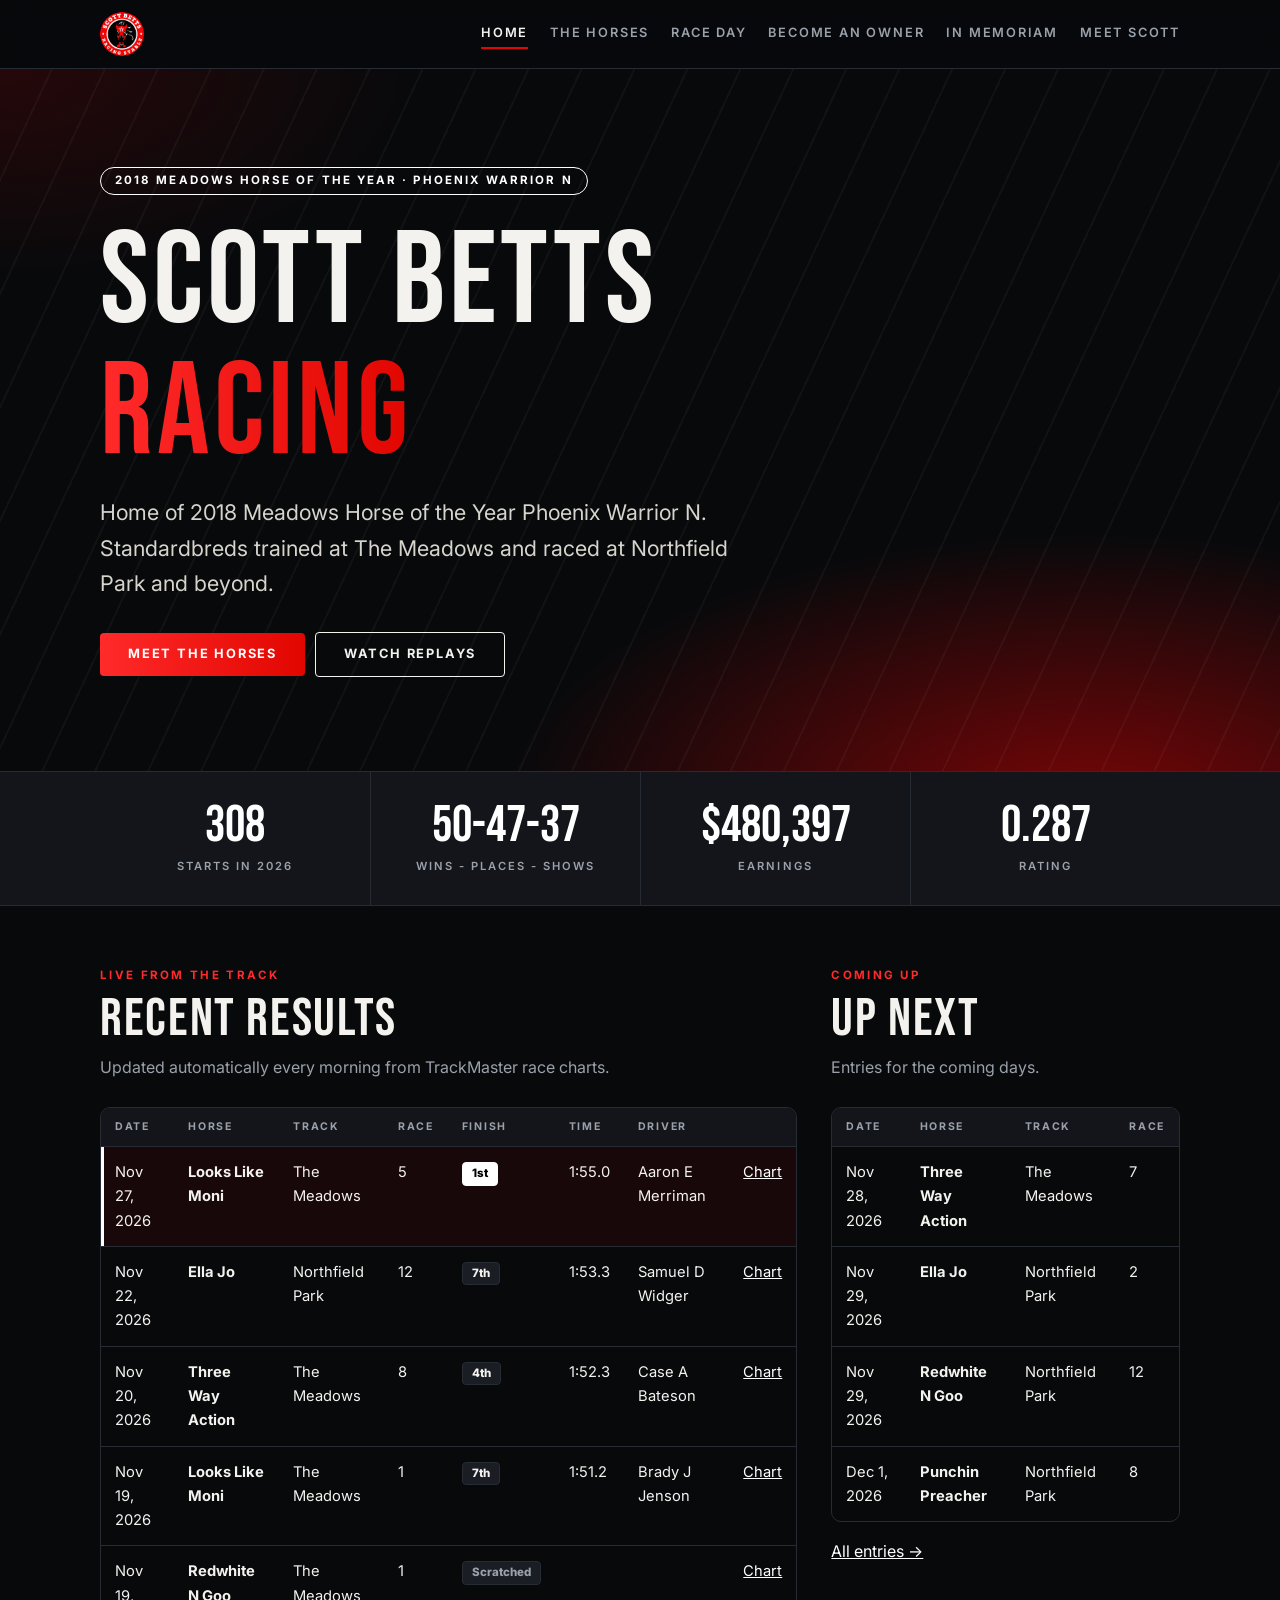
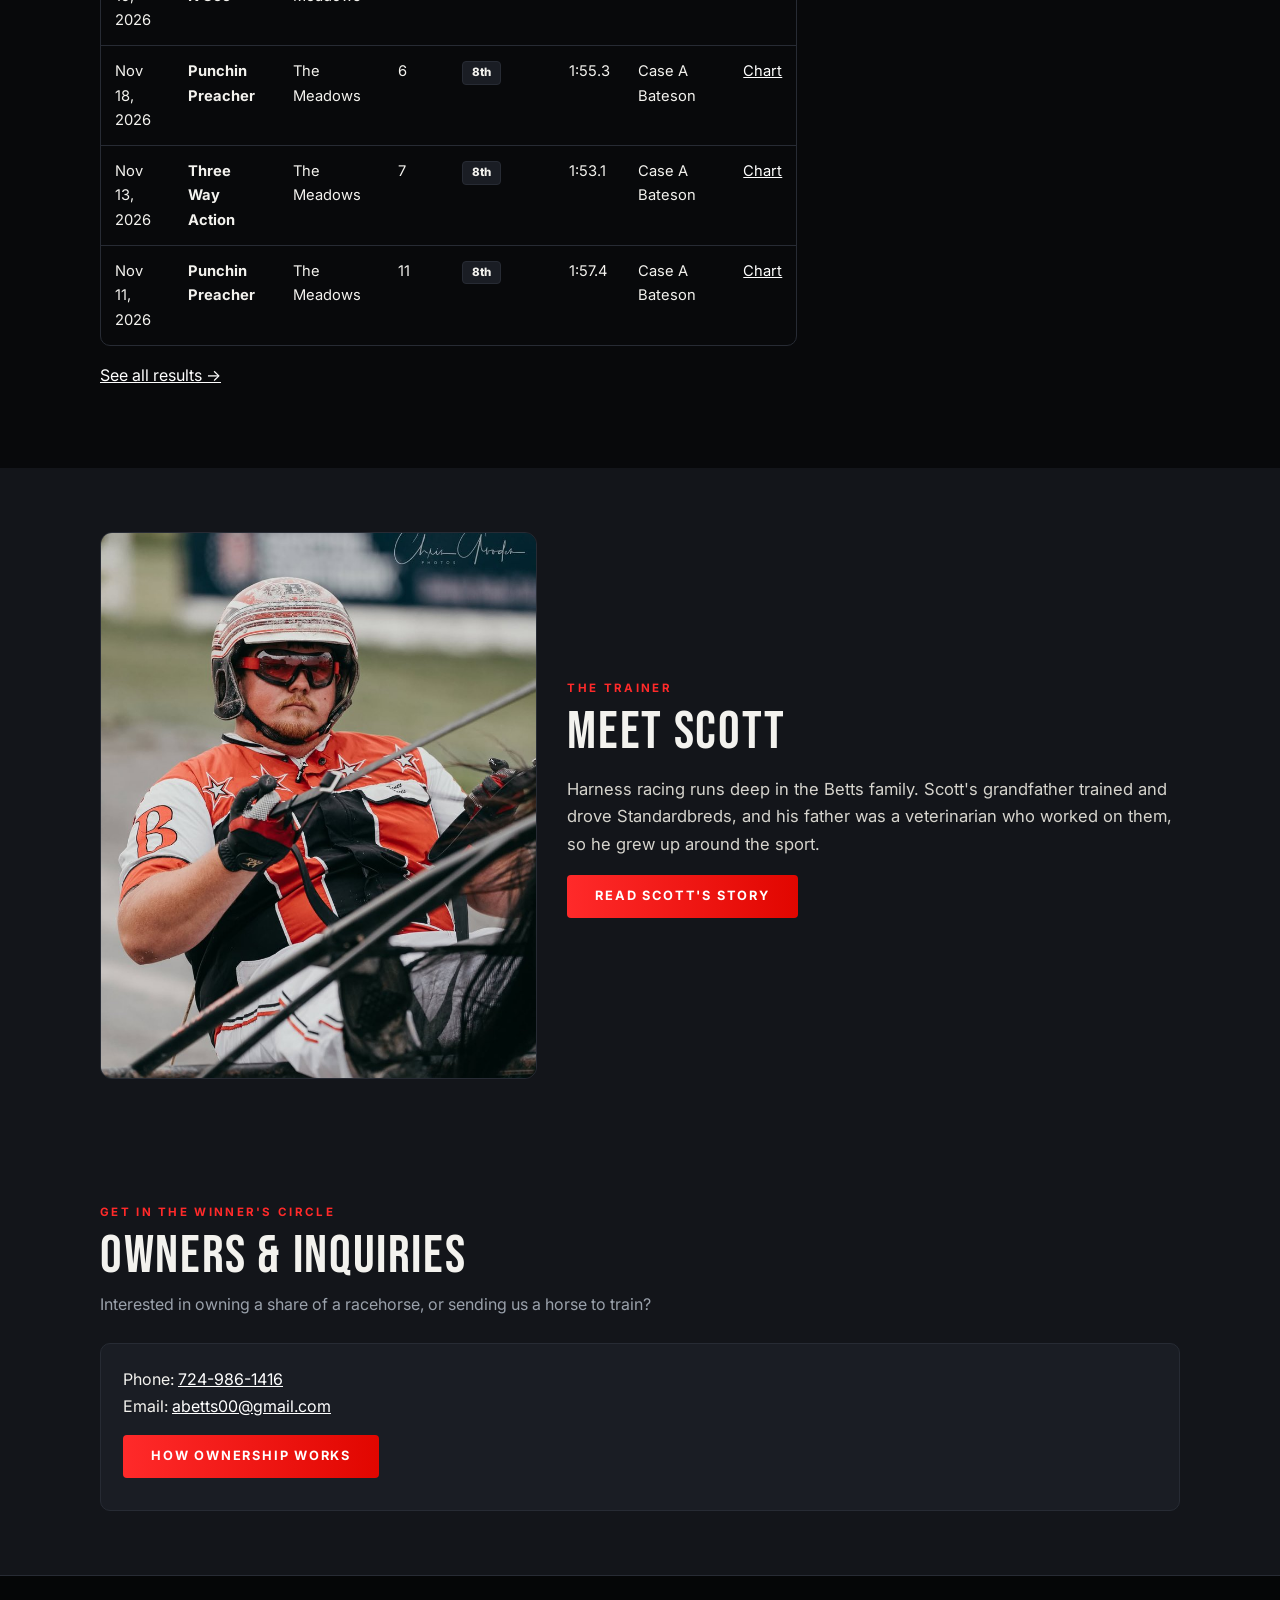
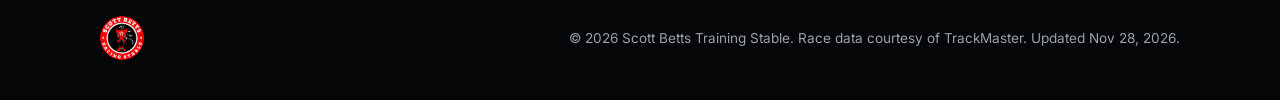
<file: index.html>
<!doctype html>
<html lang="en"><head>
<meta charset="utf-8"><meta name="viewport" content="width=device-width,initial-scale=1">
<title>Scott Betts Training Stable</title>
<meta name="description" content="Home of 2018 Meadows Horse of the Year Phoenix Warrior N">
<meta name="theme-color" content="#08090b">
<link rel="preconnect" href="https://fonts.googleapis.com"><link rel="preconnect" href="https://fonts.gstatic.com" crossorigin>
<link href="https://fonts.googleapis.com/css2?family=Bebas+Neue&family=Inter:wght@400;600;700;800&display=swap" rel="stylesheet">
<link rel="stylesheet" href="style.css">
</head><body>
<header class="site"><div class="wrap"><a class="brand" href="index.html"><img src="logo.png" alt="Scott Betts Training Stable"></a><nav><a href="index.html" class="on">Home</a><a href="horses.html" class="">The Horses</a><a href="racing.html" class="">Race Day</a><a href="owners.html" class="">Become an Owner</a><a href="memoriam.html" class="">In Memoriam</a><a href="about.html" class="">Meet Scott</a></nav></div></header>

<div class="hero"><div class="wrap">
<div class="badge">2018 Meadows Horse of the Year &middot; Phoenix Warrior N</div>
<h1>Scott Betts<br><span class="grad">Racing</span></h1>
<p class="tag">Home of 2018 Meadows Horse of the Year Phoenix Warrior N. Standardbreds trained at The Meadows and raced at Northfield Park and beyond.</p>
<a class="btn" href="horses.html">Meet the Horses</a><a class="btn alt" href="racing.html#replays">Watch Replays</a>
</div></div>
<div class="stats"><div class="wrap"><div class="stat"><b>308</b><span>Starts in 2026</span></div><div class="stat"><b>50-47-37</b><span>Wins - Places - Shows</span></div><div class="stat"><b>$480,397</b><span>Earnings</span></div><div class="stat"><b>0.287</b><span>Rating</span></div>
</div></div>
<section><div class="wrap cols">
<div><div class="eyebrow">Live from the track</div><h2>Recent Results</h2><p class="sub">Updated automatically every morning from TrackMaster race charts.</p>
<div class="scroll"><table><thead><tr><th>Date</th><th>Horse</th><th>Track</th><th>Race</th><th>Finish</th><th>Time</th><th>Driver</th><th></th></tr></thead><tbody><tr class="win"><td>Nov 27, 2026</td><td><b>Looks Like Moni</b></td><td>The Meadows</td><td>5</td><td><span class="pill w">1st</span></td><td>1:55.0</td><td>Aaron E Merriman</td><td><a href="http://www.trackmaster.com/cgi-bin/hchxml2html.cgi?track=MEA&amp;date=20261127&amp;race=5&amp;cardid=5&amp;key=bbcfa5023ab4038e73901a1847911c82&amp;source=stable" target="_blank" rel="noopener">Chart</a></td></tr><tr class=""><td>Nov 22, 2026</td><td><b>Ella Jo</b></td><td>Northfield Park</td><td>12</td><td><span class="pill ">7th</span></td><td>1:53.3</td><td>Samuel D Widger</td><td><a href="http://www.trackmaster.com/cgi-bin/hchxml2html.cgi?track=NFLD&amp;date=20261122&amp;race=12&amp;cardid=6&amp;key=b8cb57b58aed3de68429e9d87376a23b&amp;source=stable" target="_blank" rel="noopener">Chart</a></td></tr><tr class=""><td>Nov 20, 2026</td><td><b>Three Way Action</b></td><td>The Meadows</td><td>8</td><td><span class="pill ">4th</span></td><td>1:52.3</td><td>Case A Bateson</td><td><a href="http://www.trackmaster.com/cgi-bin/hchxml2html.cgi?track=MEA&amp;date=20261120&amp;race=8&amp;cardid=5&amp;key=154badcc66c1b4148fd4fc072592d474&amp;source=stable" target="_blank" rel="noopener">Chart</a></td></tr><tr class=""><td>Nov 19, 2026</td><td><b>Looks Like Moni</b></td><td>The Meadows</td><td>1</td><td><span class="pill ">7th</span></td><td>1:51.2</td><td>Brady J Jenson</td><td><a href="http://www.trackmaster.com/cgi-bin/hchxml2html.cgi?track=MEA&amp;date=20261119&amp;race=1&amp;cardid=5&amp;key=d35c31549959dc28fd2aaddea4fc53af&amp;source=stable" target="_blank" rel="noopener">Chart</a></td></tr><tr class=""><td>Nov 19, 2026</td><td><b>Redwhite N Goo</b></td><td>The Meadows</td><td>1</td><td><span class="pill x">Scratched</span></td><td></td><td></td><td><a href="http://www.trackmaster.com/cgi-bin/hchxml2html.cgi?track=MEA&amp;date=20261119&amp;race=1&amp;cardid=5&amp;key=d35c31549959dc28fd2aaddea4fc53af&amp;source=stable" target="_blank" rel="noopener">Chart</a></td></tr><tr class=""><td>Nov 18, 2026</td><td><b>Punchin Preacher</b></td><td>The Meadows</td><td>6</td><td><span class="pill ">8th</span></td><td>1:55.3</td><td>Case A Bateson</td><td><a href="http://www.trackmaster.com/cgi-bin/hchxml2html.cgi?track=MEA&amp;date=20261118&amp;race=6&amp;cardid=5&amp;key=00b3dd638b723ea139cc02a13b6f98f8&amp;source=stable" target="_blank" rel="noopener">Chart</a></td></tr><tr class=""><td>Nov 13, 2026</td><td><b>Three Way Action</b></td><td>The Meadows</td><td>7</td><td><span class="pill ">8th</span></td><td>1:53.1</td><td>Case A Bateson</td><td><a href="http://www.trackmaster.com/cgi-bin/hchxml2html.cgi?track=MEA&amp;date=20261113&amp;race=7&amp;cardid=5&amp;key=ae5956a1191a5f987d590ee98e4b7261&amp;source=stable" target="_blank" rel="noopener">Chart</a></td></tr><tr class=""><td>Nov 11, 2026</td><td><b>Punchin Preacher</b></td><td>The Meadows</td><td>11</td><td><span class="pill ">8th</span></td><td>1:57.4</td><td>Case A Bateson</td><td><a href="http://www.trackmaster.com/cgi-bin/hchxml2html.cgi?track=MEA&amp;date=20261111&amp;race=11&amp;cardid=5&amp;key=365de1587f361e60efbac296246e44f0&amp;source=stable" target="_blank" rel="noopener">Chart</a></td></tr></tbody></table></div>
<p><a href="racing.html#results">See all results &rarr;</a></p></div>
<div><div class="eyebrow">Coming up</div><h2>Up Next</h2><p class="sub">Entries for the coming days.</p><div class="scroll"><table style="min-width:0"><thead><tr><th>Date</th><th>Horse</th><th>Track</th><th>Race</th></tr></thead><tbody><tr><td>Nov 28, 2026</td><td><b>Three Way Action</b></td><td>The Meadows</td><td>7</td></tr><tr><td>Nov 29, 2026</td><td><b>Ella Jo</b></td><td>Northfield Park</td><td>2</td></tr><tr><td>Nov 29, 2026</td><td><b>Redwhite N Goo</b></td><td>Northfield Park</td><td>12</td></tr><tr><td>Dec 1, 2026</td><td><b>Punchin Preacher</b></td><td>Northfield Park</td><td>8</td></tr></tbody></table></div><p><a href="racing.html#entries">All entries &rarr;</a></p></div>
</div></section>
<section class="alt"><div class="wrap about">
<div class="photo"><img src="scott.jpg" alt="Scott Betts"></div>
<div class="story"><div class="eyebrow">The trainer</div><h2>Meet Scott</h2>
<p>Harness racing runs deep in the Betts family. Scott&#x27;s grandfather trained and drove Standardbreds, and his father was a veterinarian who worked on them, so he grew up around the sport.</p>
<a class="btn" href="about.html">Read Scott's story</a></div>
</div></section>
<section class="alt"><div class="wrap"><div class="eyebrow">Get in the winner's circle</div><h2>Owners &amp; Inquiries</h2><p class="sub">Interested in owning a share of a racehorse, or sending us a horse to train?</p><div class="card">Phone: <a href="tel:724-986-1416">724-986-1416</a><br>Email: <a href="mailto:abetts00@gmail.com">abetts00@gmail.com</a><p style="margin:16px 0 0"><a class="btn" href="owners.html">How ownership works</a></p></div></div></section>
<footer><div class="wrap"><a class="brand" href="index.html"><img src="logo.png" alt="Scott Betts Training Stable"></a><div>&copy; 2026 Scott Betts Training Stable. Race data courtesy of TrackMaster. Updated Nov 28, 2026.</div></div></footer>
</body></html>
</file>
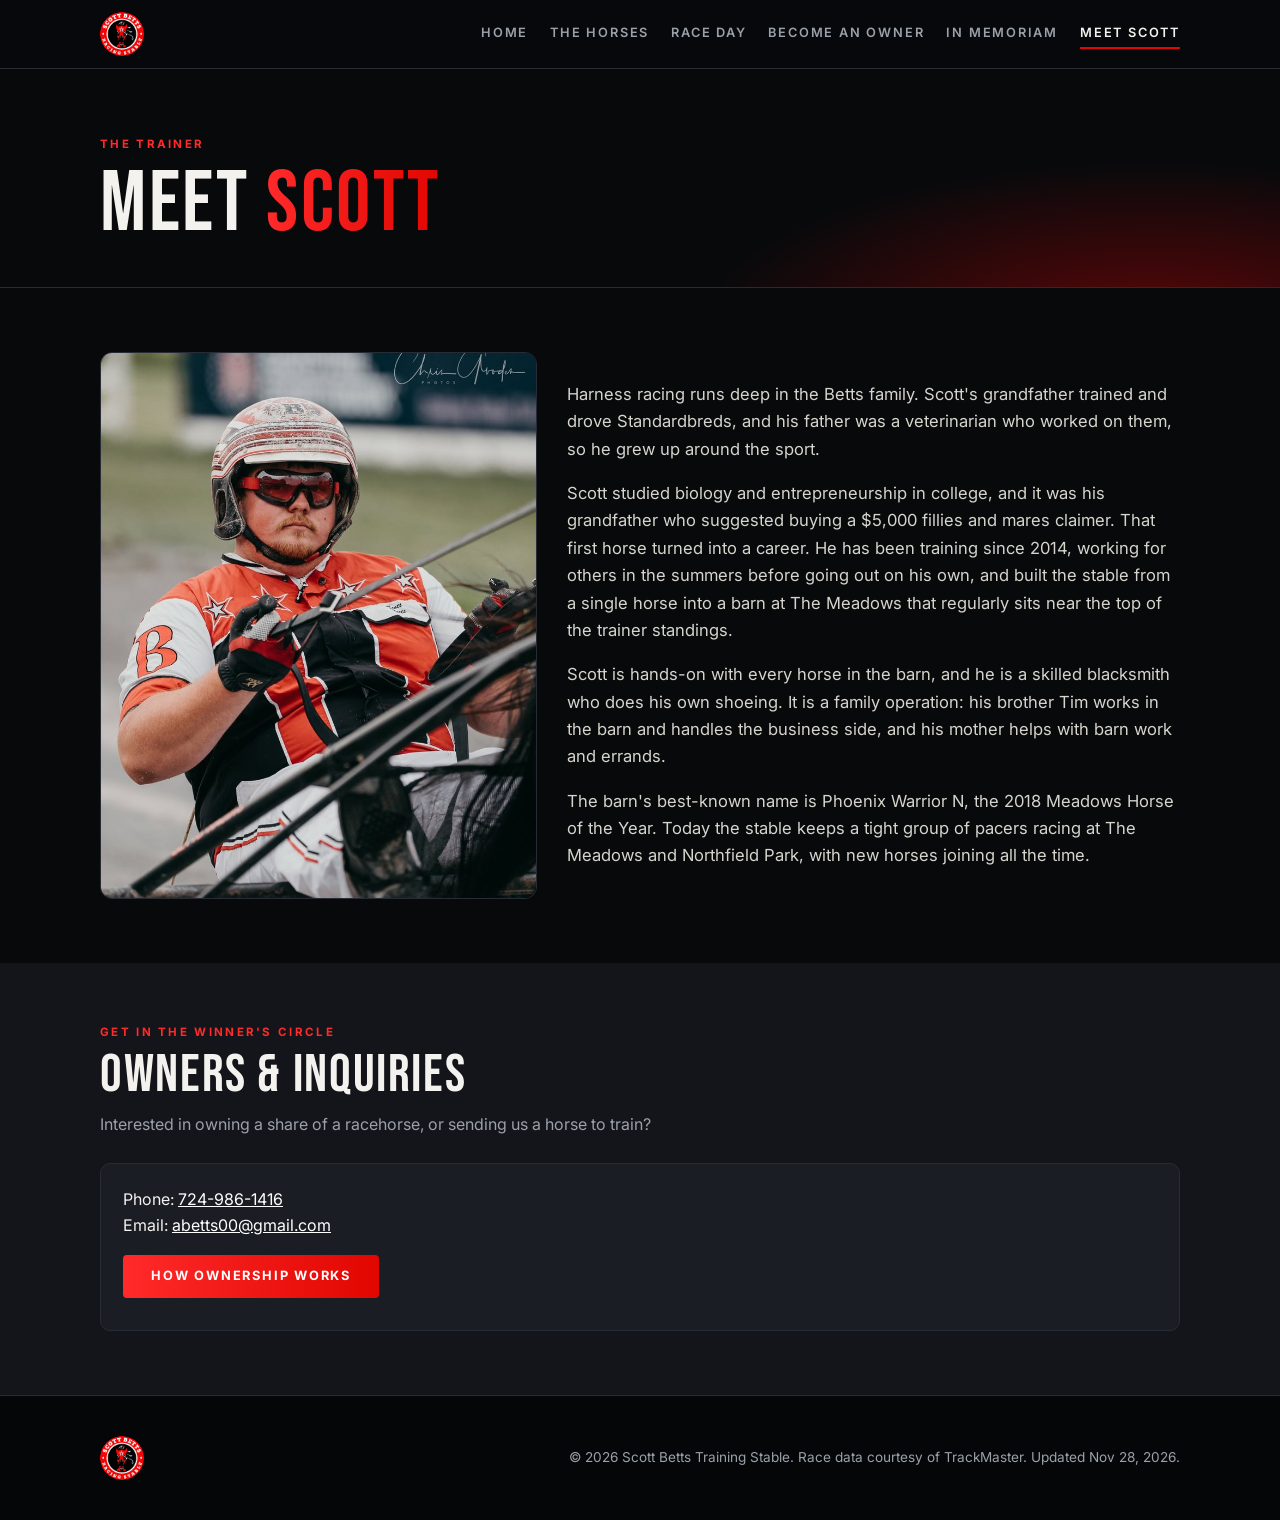
<file: about.html>
<!doctype html>
<html lang="en"><head>
<meta charset="utf-8"><meta name="viewport" content="width=device-width,initial-scale=1">
<title>Meet Scott | Scott Betts Training Stable</title>
<meta name="description" content="Home of 2018 Meadows Horse of the Year Phoenix Warrior N">
<meta name="theme-color" content="#08090b">
<link rel="preconnect" href="https://fonts.googleapis.com"><link rel="preconnect" href="https://fonts.gstatic.com" crossorigin>
<link href="https://fonts.googleapis.com/css2?family=Bebas+Neue&family=Inter:wght@400;600;700;800&display=swap" rel="stylesheet">
<link rel="stylesheet" href="style.css">
</head><body>
<header class="site"><div class="wrap"><a class="brand" href="index.html"><img src="logo.png" alt="Scott Betts Training Stable"></a><nav><a href="index.html" class="">Home</a><a href="horses.html" class="">The Horses</a><a href="racing.html" class="">Race Day</a><a href="owners.html" class="">Become an Owner</a><a href="memoriam.html" class="">In Memoriam</a><a href="about.html" class="on">Meet Scott</a></nav></div></header>

<div class="page-head"><div class="wrap"><div class="eyebrow">The trainer</div><h1>Meet <span class="grad">Scott</span></h1></div></div>
<section><div class="wrap about">
<div class="photo"><img src="scott.jpg" alt="Scott Betts"></div>
<div class="story"><p>Harness racing runs deep in the Betts family. Scott&#x27;s grandfather trained and drove Standardbreds, and his father was a veterinarian who worked on them, so he grew up around the sport.</p><p>Scott studied biology and entrepreneurship in college, and it was his grandfather who suggested buying a $5,000 fillies and mares claimer. That first horse turned into a career. He has been training since 2014, working for others in the summers before going out on his own, and built the stable from a single horse into a barn at The Meadows that regularly sits near the top of the trainer standings.</p><p>Scott is hands-on with every horse in the barn, and he is a skilled blacksmith who does his own shoeing. It is a family operation: his brother Tim works in the barn and handles the business side, and his mother helps with barn work and errands.</p><p>The barn&#x27;s best-known name is Phoenix Warrior N, the 2018 Meadows Horse of the Year. Today the stable keeps a tight group of pacers racing at The Meadows and Northfield Park, with new horses joining all the time.</p></div>
</div></section><section class="alt"><div class="wrap"><div class="eyebrow">Get in the winner's circle</div><h2>Owners &amp; Inquiries</h2><p class="sub">Interested in owning a share of a racehorse, or sending us a horse to train?</p><div class="card">Phone: <a href="tel:724-986-1416">724-986-1416</a><br>Email: <a href="mailto:abetts00@gmail.com">abetts00@gmail.com</a><p style="margin:16px 0 0"><a class="btn" href="owners.html">How ownership works</a></p></div></div></section>
<footer><div class="wrap"><a class="brand" href="index.html"><img src="logo.png" alt="Scott Betts Training Stable"></a><div>&copy; 2026 Scott Betts Training Stable. Race data courtesy of TrackMaster. Updated Nov 28, 2026.</div></div></footer>
</body></html>
</file>
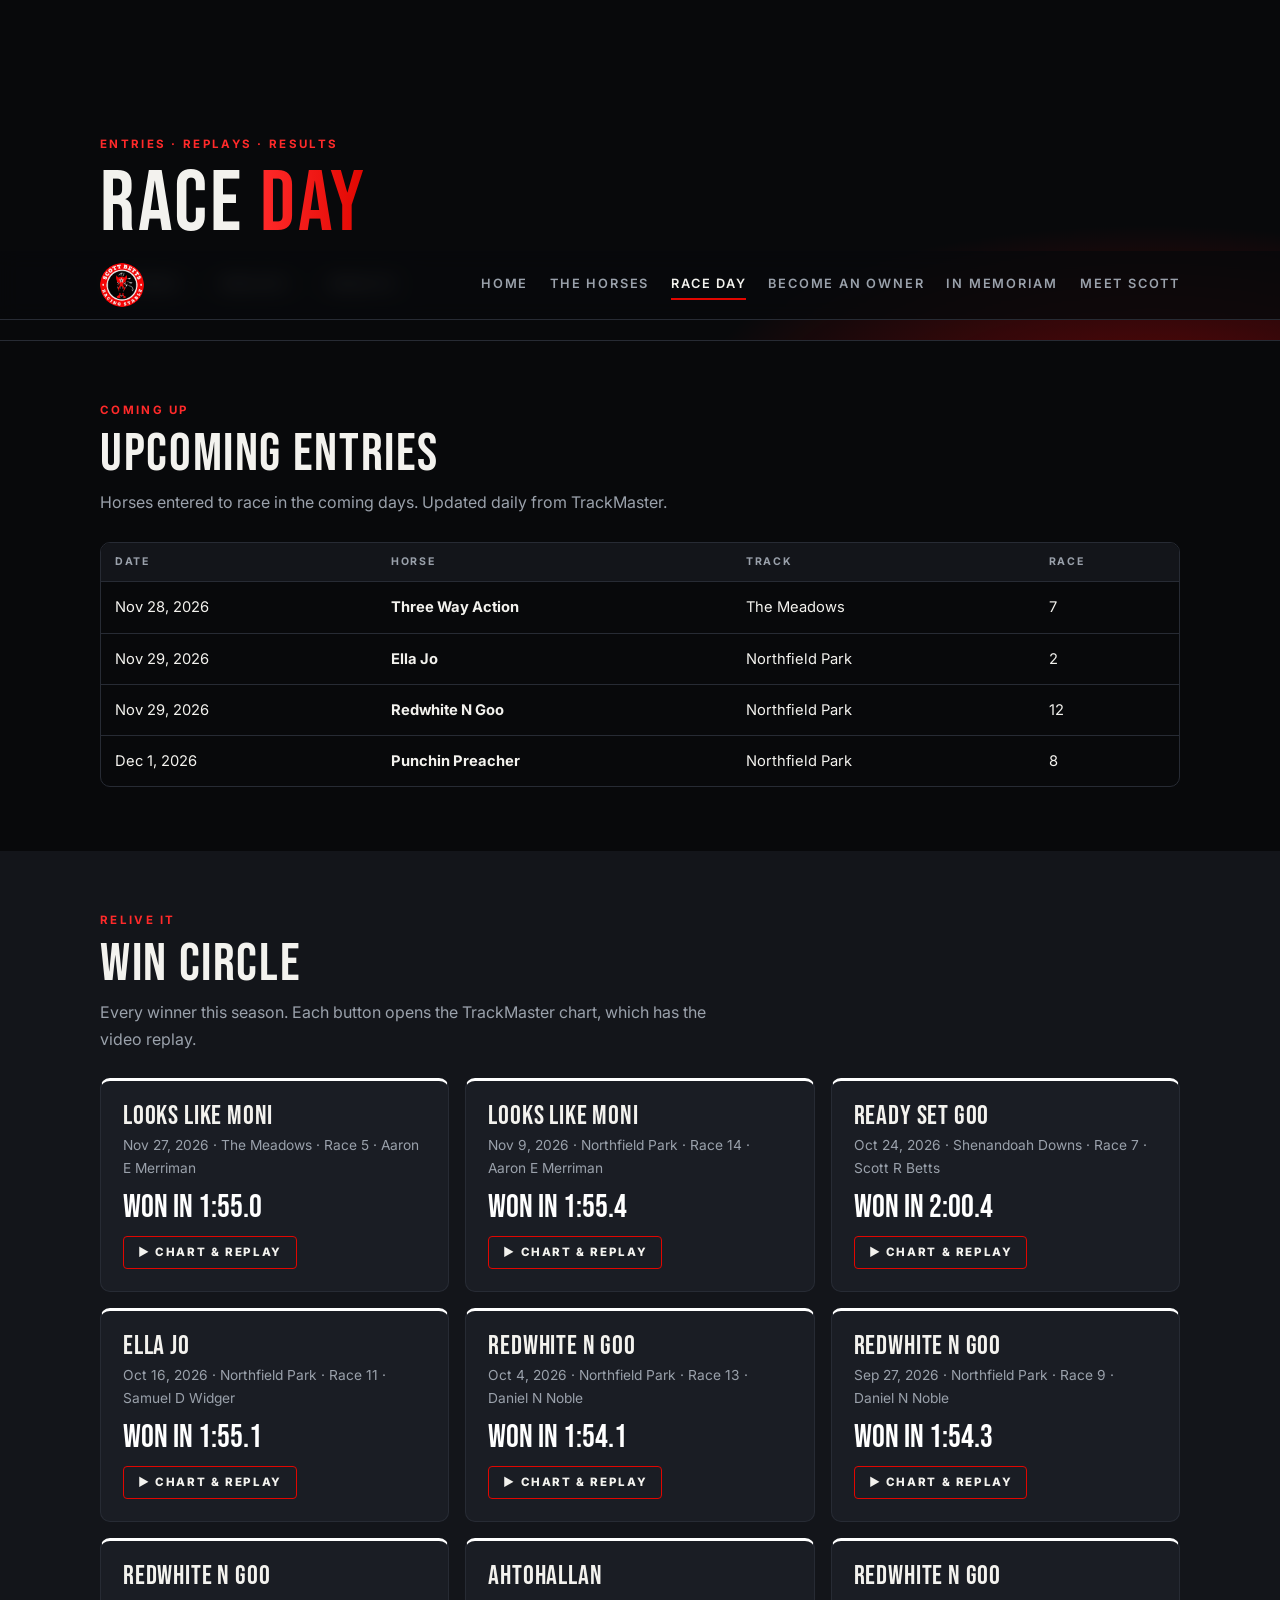
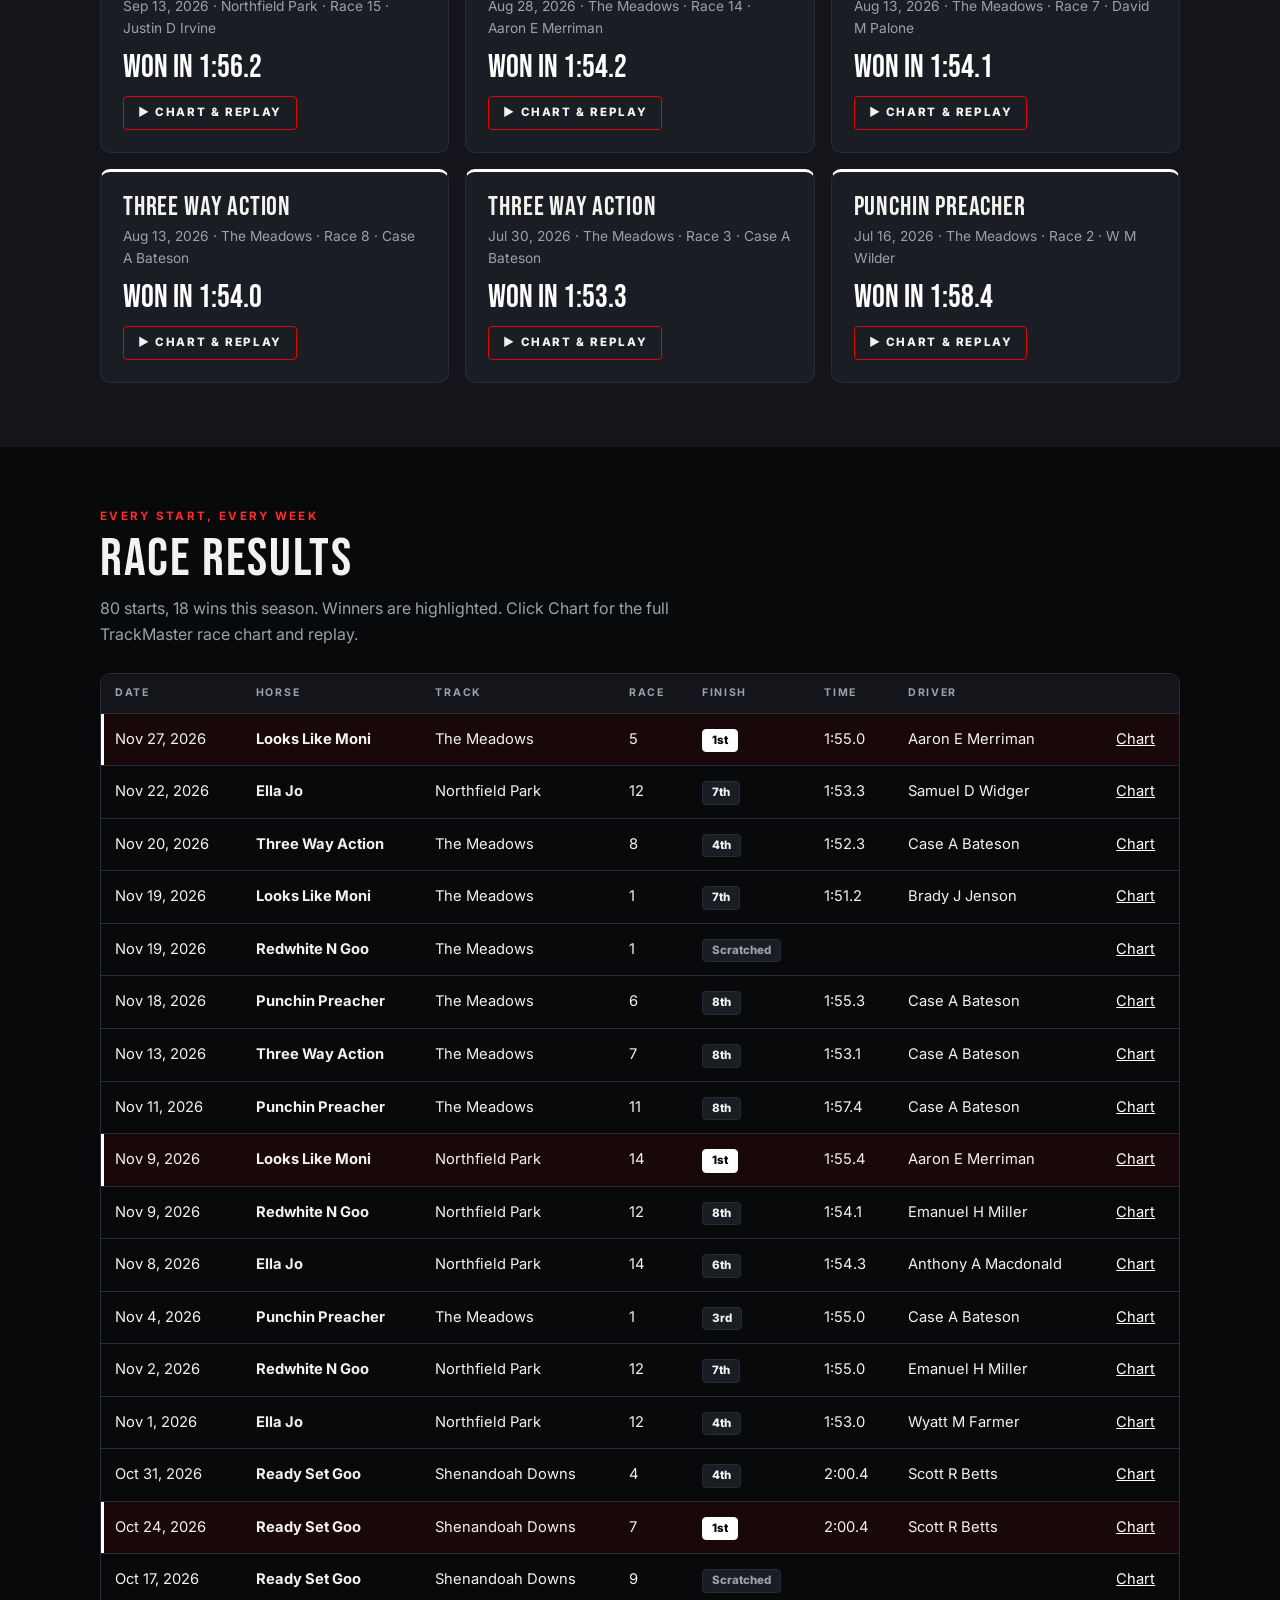
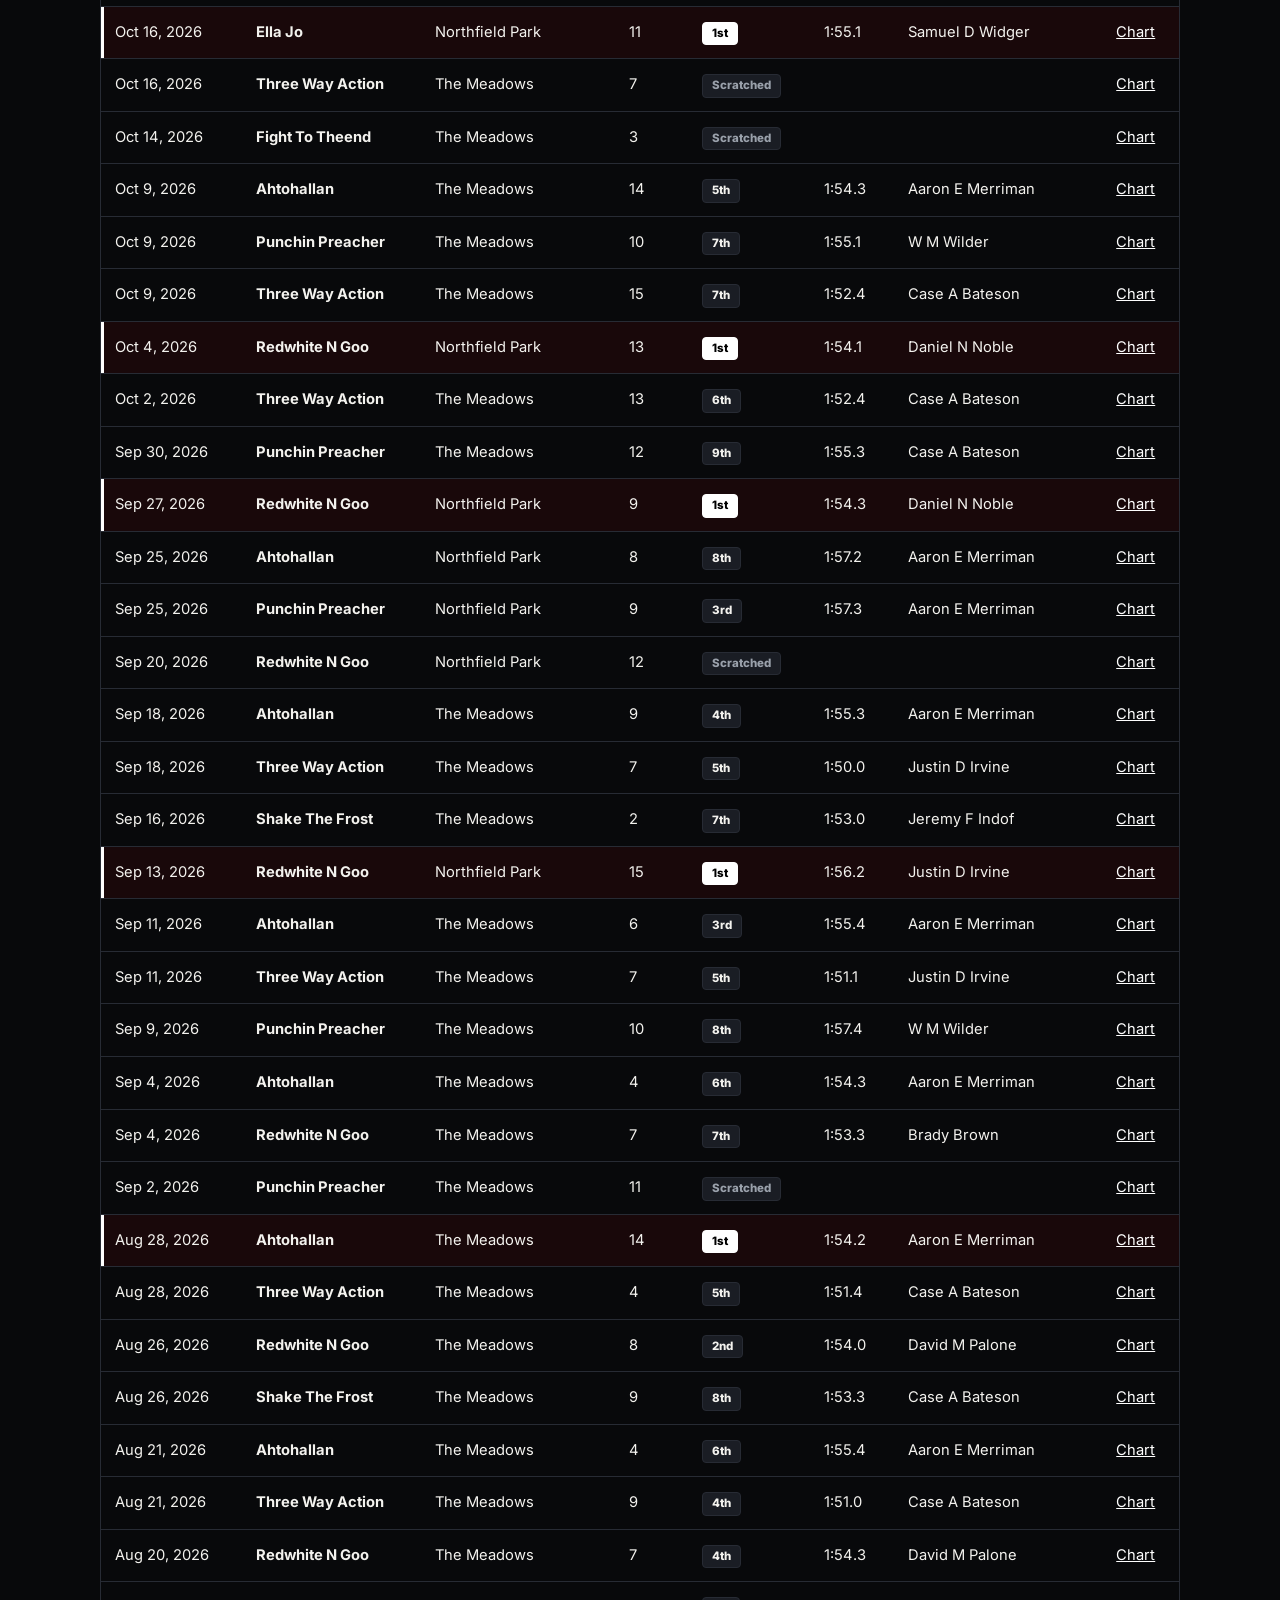
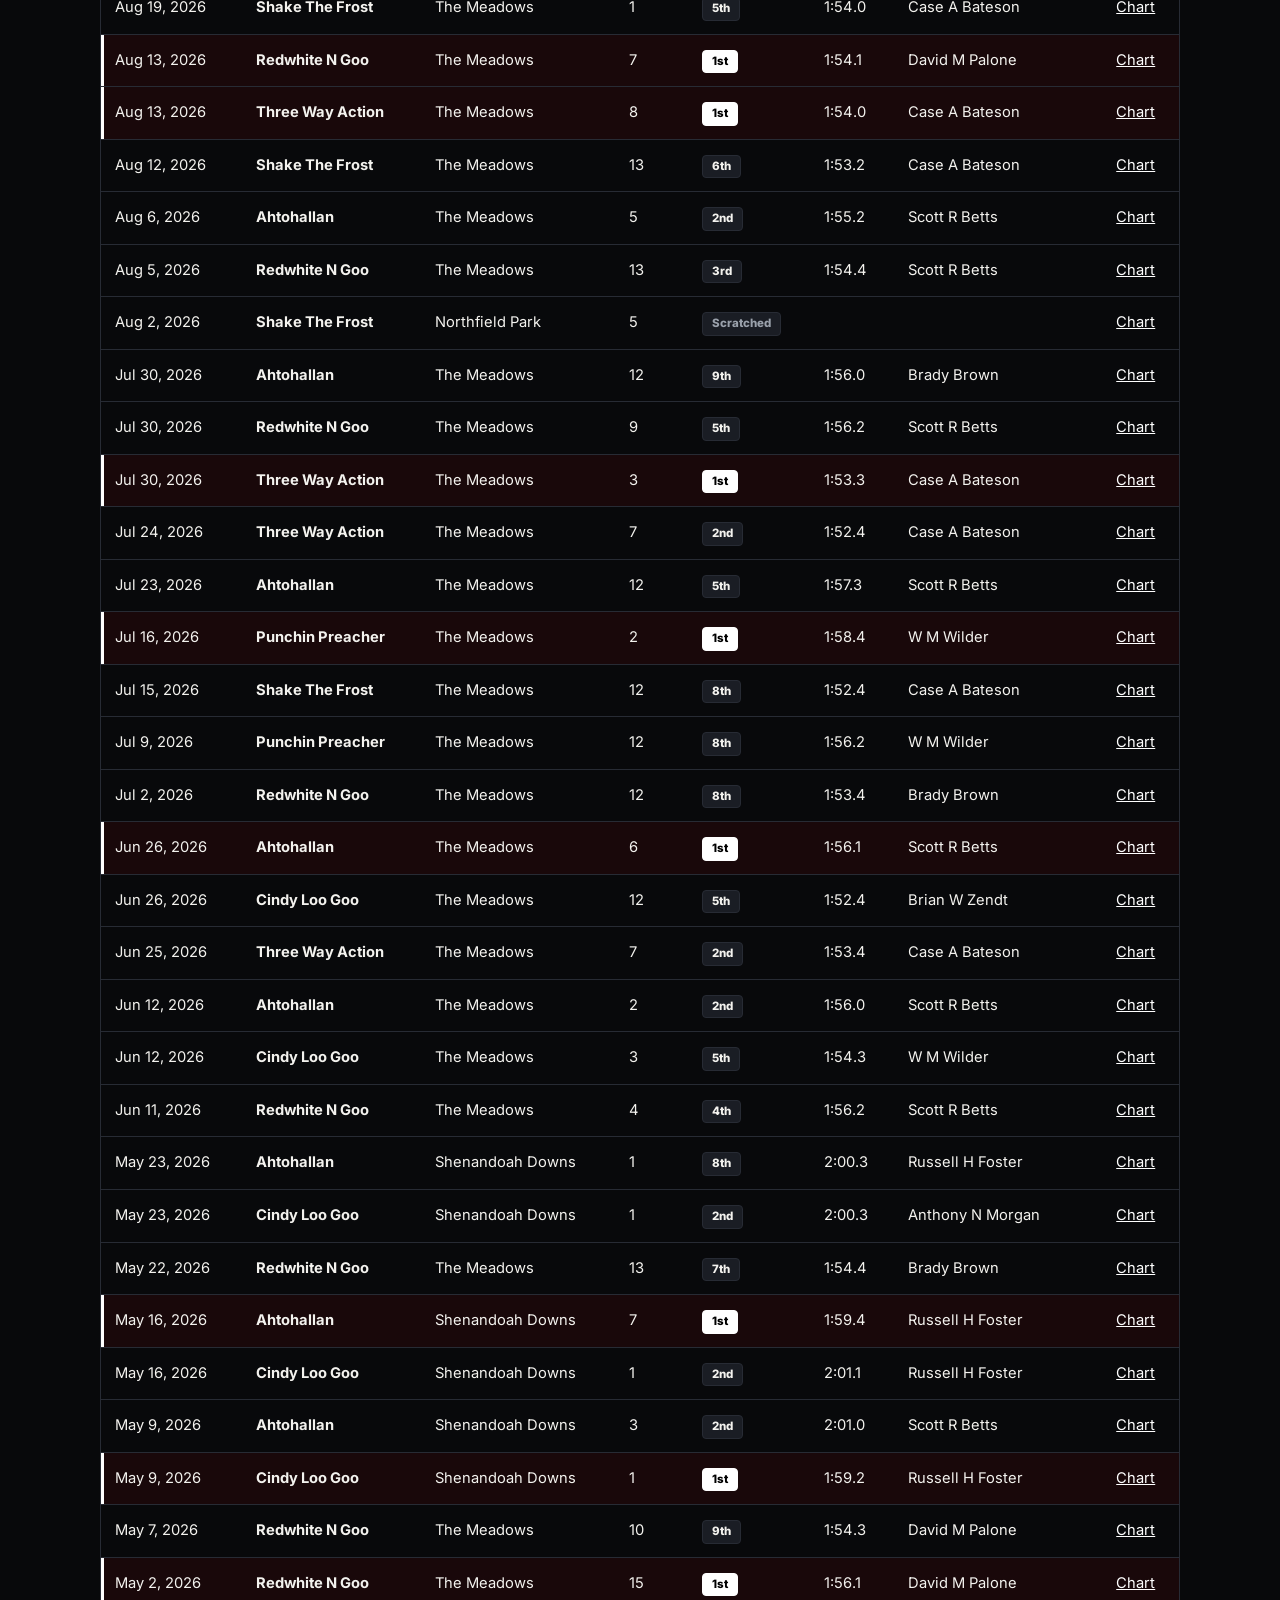
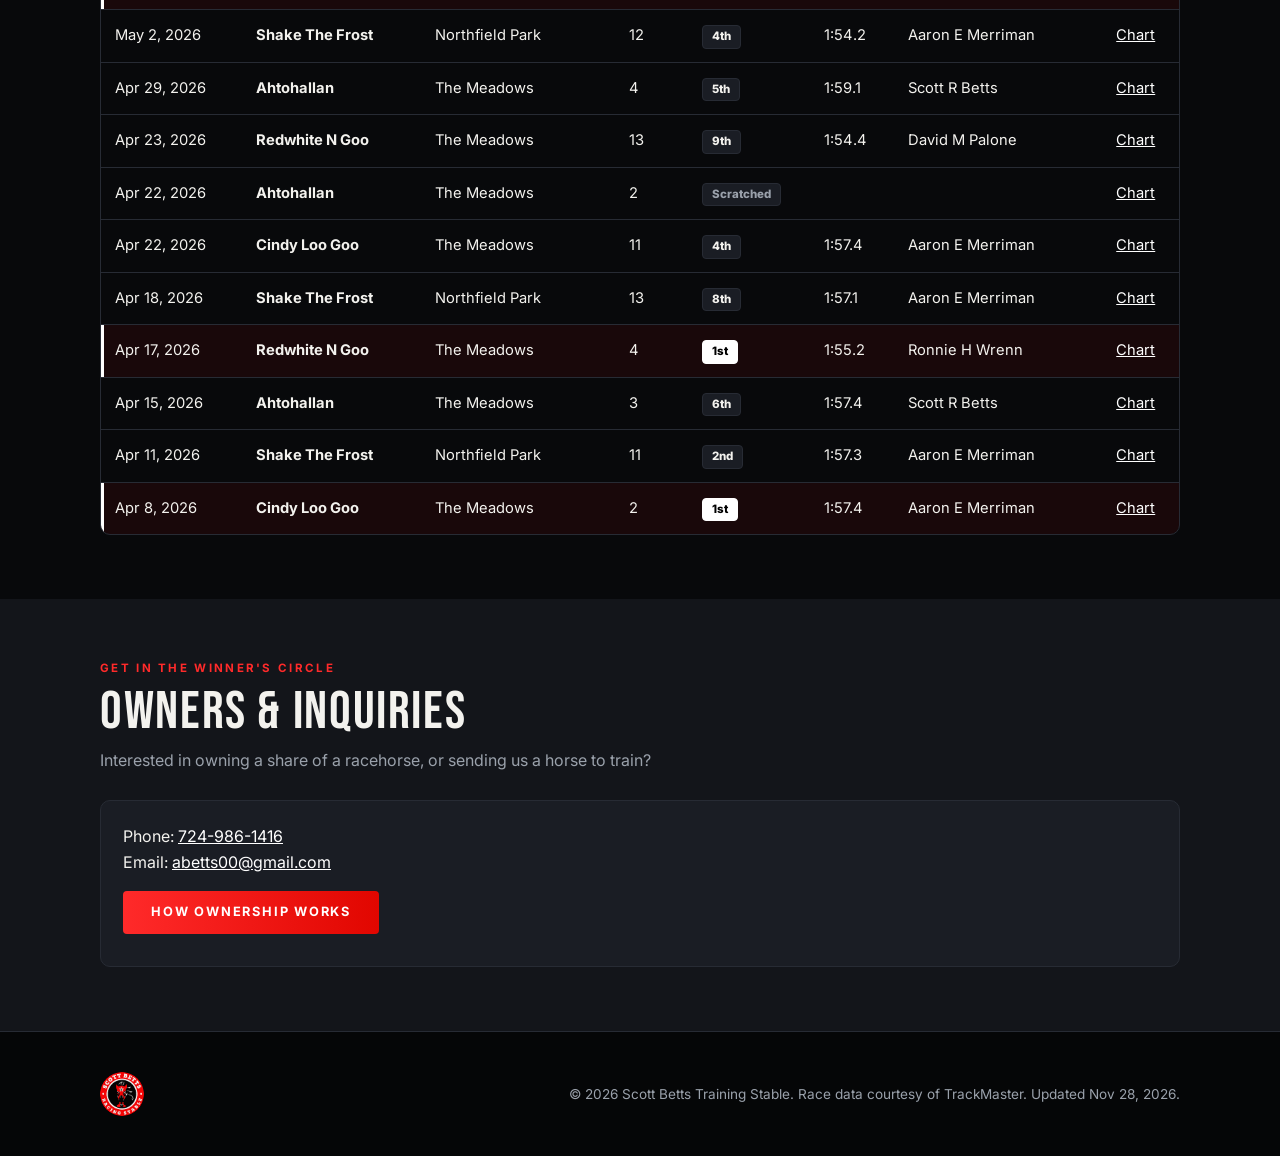
<file: entries.html>
<!doctype html><html lang="en"><head><meta charset="utf-8"><meta http-equiv="refresh" content="0;url=racing.html#entries"><link rel="canonical" href="racing.html"><title>Entries | Scott Betts Training Stable</title></head><body><p><a href="racing.html#entries">Entries</a></p></body></html>
</file>
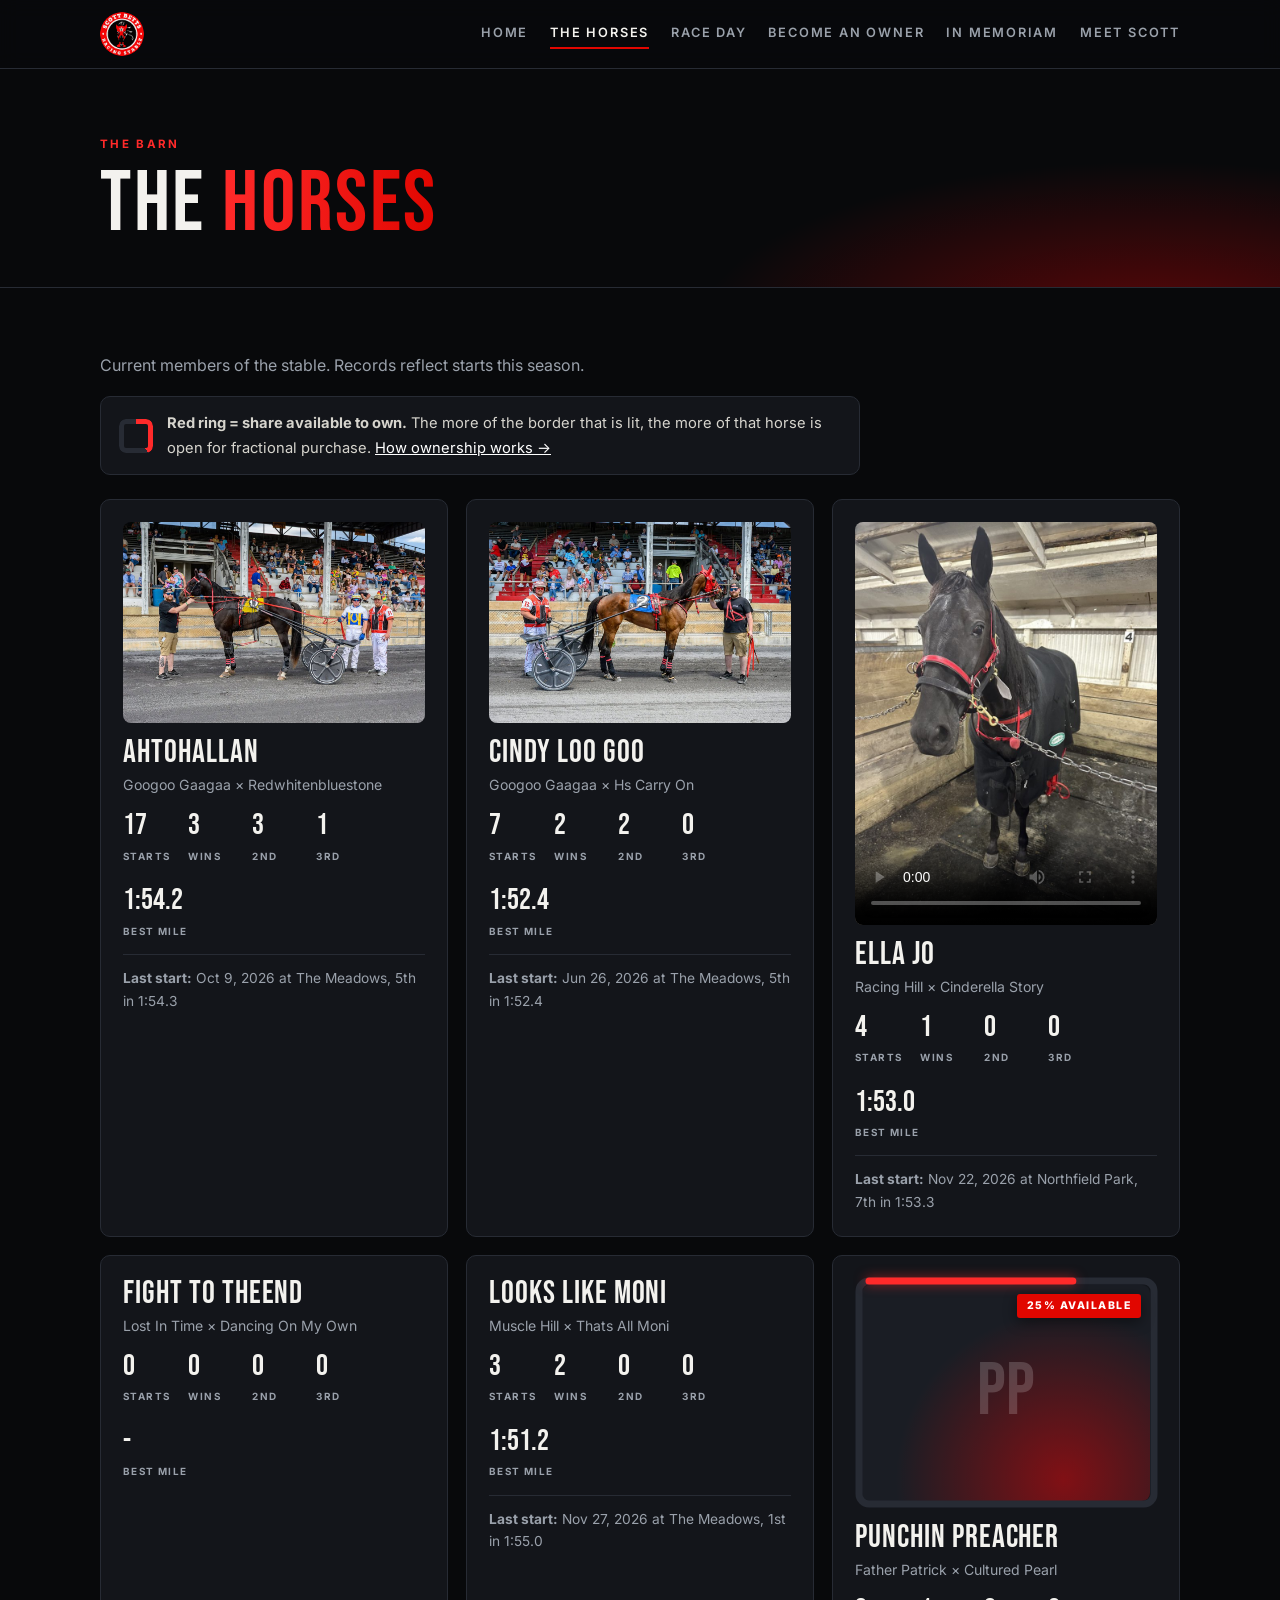
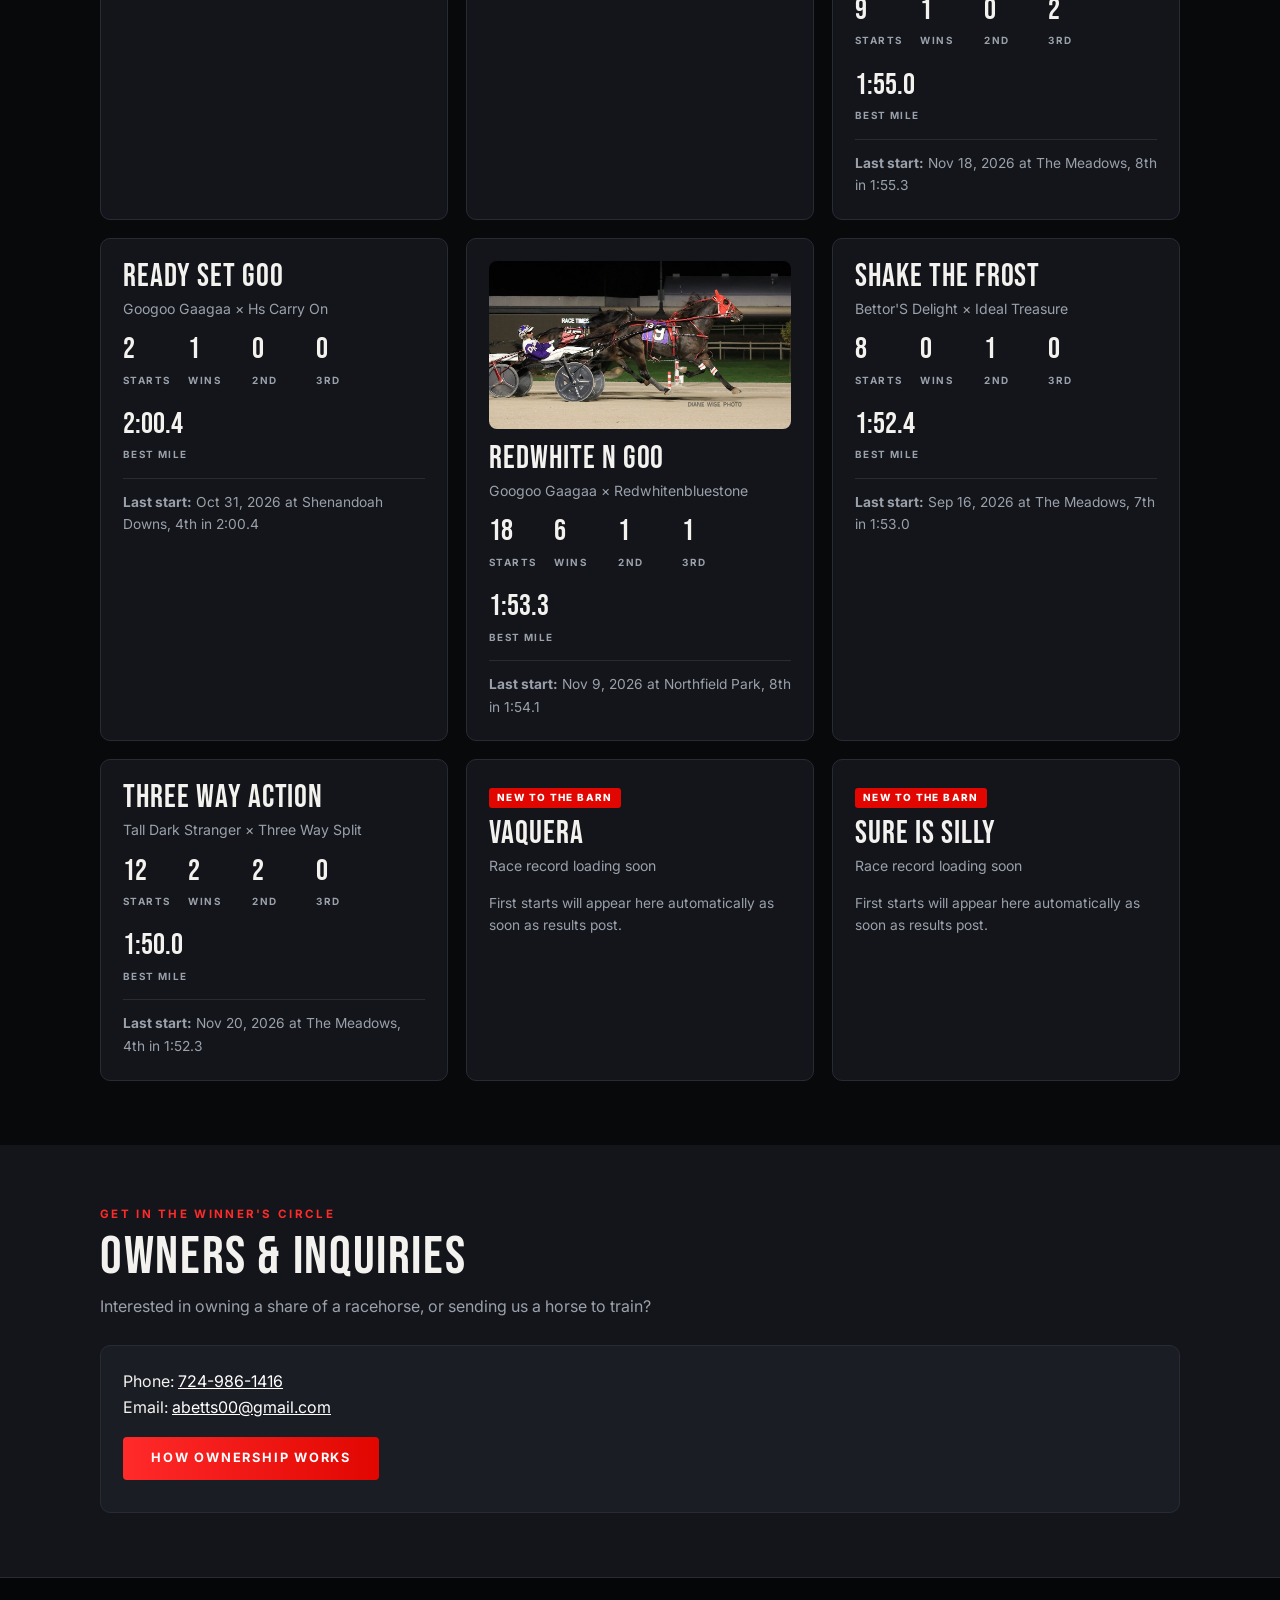
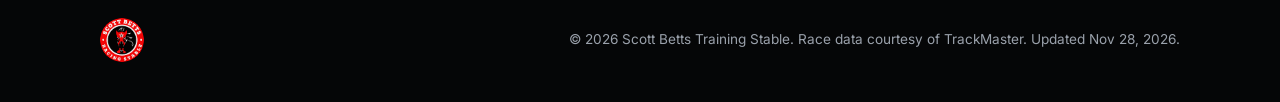
<file: horses.html>
<!doctype html>
<html lang="en"><head>
<meta charset="utf-8"><meta name="viewport" content="width=device-width,initial-scale=1">
<title>The Horses | Scott Betts Training Stable</title>
<meta name="description" content="Home of 2018 Meadows Horse of the Year Phoenix Warrior N">
<meta name="theme-color" content="#08090b">
<link rel="preconnect" href="https://fonts.googleapis.com"><link rel="preconnect" href="https://fonts.gstatic.com" crossorigin>
<link href="https://fonts.googleapis.com/css2?family=Bebas+Neue&family=Inter:wght@400;600;700;800&display=swap" rel="stylesheet">
<link rel="stylesheet" href="style.css">
</head><body>
<header class="site"><div class="wrap"><a class="brand" href="index.html"><img src="logo.png" alt="Scott Betts Training Stable"></a><nav><a href="index.html" class="">Home</a><a href="horses.html" class="on">The Horses</a><a href="racing.html" class="">Race Day</a><a href="owners.html" class="">Become an Owner</a><a href="memoriam.html" class="">In Memoriam</a><a href="about.html" class="">Meet Scott</a></nav></div></header>

<div class="page-head"><div class="wrap"><div class="eyebrow">The barn</div><h1>The <span class="grad">Horses</span></h1></div></div>
<section><div class="wrap"><p class="sub">Current members of the stable. Records reflect starts this season.</p><div class="sf-legend"><span class="sf-key"></span><div><b>Red ring = share available to own.</b> The more of the border that is lit, the more of that horse is open for fractional purchase. <a href="owners.html">How ownership works &rarr;</a></div></div>
<div class="grid"><div class="card horse"><div style="margin-bottom:14px"><img src="horses/ahtohallan.jpg" alt="Ahtohallan" loading="lazy" style="width:100%;height:auto;max-height:420px;object-fit:cover;display:block;border-radius:8px;background:#000"></div><h3>Ahtohallan</h3><div class="pedi">Googoo Gaagaa &times; Redwhitenbluestone</div><div class="rec"><div><b>17</b><span>Starts</span></div><div><b>3</b><span>Wins</span></div><div><b>3</b><span>2nd</span></div><div><b>1</b><span>3rd</span></div><div><b>1:54.2</b><span>Best mile</span></div></div><div class="last"><b>Last start:</b> Oct 9, 2026 at The Meadows, 5th in 1:54.3</div></div><div class="card horse"><div style="margin-bottom:14px"><img src="horses/cindy-loo-goo.jpg" alt="Cindy Loo Goo" loading="lazy" style="width:100%;height:auto;max-height:420px;object-fit:cover;display:block;border-radius:8px;background:#000"></div><h3>Cindy Loo Goo</h3><div class="pedi">Googoo Gaagaa &times; Hs Carry On</div><div class="rec"><div><b>7</b><span>Starts</span></div><div><b>2</b><span>Wins</span></div><div><b>2</b><span>2nd</span></div><div><b>0</b><span>3rd</span></div><div><b>1:52.4</b><span>Best mile</span></div></div><div class="last"><b>Last start:</b> Jun 26, 2026 at The Meadows, 5th in 1:52.4</div></div><div class="card horse"><div style="margin-bottom:14px"><video controls playsinline preload="metadata" poster="horses/ella-jo.jpg" src="horses/ella-jo.mp4" style="width:100%;height:auto;max-height:420px;object-fit:cover;display:block;border-radius:8px;background:#000"></video></div><h3>Ella Jo</h3><div class="pedi">Racing Hill &times; Cinderella Story</div><div class="rec"><div><b>4</b><span>Starts</span></div><div><b>1</b><span>Wins</span></div><div><b>0</b><span>2nd</span></div><div><b>0</b><span>3rd</span></div><div><b>1:53.0</b><span>Best mile</span></div></div><div class="last"><b>Last start:</b> Nov 22, 2026 at Northfield Park, 7th in 1:53.3</div></div><div class="card horse"><h3>Fight To Theend</h3><div class="pedi">Lost In Time &times; Dancing On My Own</div><div class="rec"><div><b>0</b><span>Starts</span></div><div><b>0</b><span>Wins</span></div><div><b>0</b><span>2nd</span></div><div><b>0</b><span>3rd</span></div><div><b>-</b><span>Best mile</span></div></div></div><div class="card horse"><h3>Looks Like Moni</h3><div class="pedi">Muscle Hill &times; Thats All Moni</div><div class="rec"><div><b>3</b><span>Starts</span></div><div><b>2</b><span>Wins</span></div><div><b>0</b><span>2nd</span></div><div><b>0</b><span>3rd</span></div><div><b>1:51.2</b><span>Best mile</span></div></div><div class="last"><b>Last start:</b> Nov 27, 2026 at The Meadows, 1st in 1:55.0</div></div><div class="card horse"><div class="sf" style="--p:25" title="25% available for fractional ownership"><svg aria-hidden="true"><rect class="sf-track" pathLength="100"/><rect class="sf-fill" pathLength="100"/></svg><div class="sf-ph">PP</div><a class="sf-tag" href="owners.html?horse=Punchin%20Preacher#inquire">25% available</a></div><h3>Punchin Preacher</h3><div class="pedi">Father Patrick &times; Cultured Pearl</div><div class="rec"><div><b>9</b><span>Starts</span></div><div><b>1</b><span>Wins</span></div><div><b>0</b><span>2nd</span></div><div><b>2</b><span>3rd</span></div><div><b>1:55.0</b><span>Best mile</span></div></div><div class="last"><b>Last start:</b> Nov 18, 2026 at The Meadows, 8th in 1:55.3</div></div><div class="card horse"><h3>Ready Set Goo</h3><div class="pedi">Googoo Gaagaa &times; Hs Carry On</div><div class="rec"><div><b>2</b><span>Starts</span></div><div><b>1</b><span>Wins</span></div><div><b>0</b><span>2nd</span></div><div><b>0</b><span>3rd</span></div><div><b>2:00.4</b><span>Best mile</span></div></div><div class="last"><b>Last start:</b> Oct 31, 2026 at Shenandoah Downs, 4th in 2:00.4</div></div><div class="card horse"><div style="margin-bottom:14px"><img src="horses/redwhite-n-goo.jpg" alt="Redwhite N Goo" loading="lazy" style="width:100%;height:auto;max-height:420px;object-fit:cover;display:block;border-radius:8px;background:#000"></div><h3>Redwhite N Goo</h3><div class="pedi">Googoo Gaagaa &times; Redwhitenbluestone</div><div class="rec"><div><b>18</b><span>Starts</span></div><div><b>6</b><span>Wins</span></div><div><b>1</b><span>2nd</span></div><div><b>1</b><span>3rd</span></div><div><b>1:53.3</b><span>Best mile</span></div></div><div class="last"><b>Last start:</b> Nov 9, 2026 at Northfield Park, 8th in 1:54.1</div></div><div class="card horse"><h3>Shake The Frost</h3><div class="pedi">Bettor&#x27;S Delight &times; Ideal Treasure</div><div class="rec"><div><b>8</b><span>Starts</span></div><div><b>0</b><span>Wins</span></div><div><b>1</b><span>2nd</span></div><div><b>0</b><span>3rd</span></div><div><b>1:52.4</b><span>Best mile</span></div></div><div class="last"><b>Last start:</b> Sep 16, 2026 at The Meadows, 7th in 1:53.0</div></div><div class="card horse"><h3>Three Way Action</h3><div class="pedi">Tall Dark Stranger &times; Three Way Split</div><div class="rec"><div><b>12</b><span>Starts</span></div><div><b>2</b><span>Wins</span></div><div><b>2</b><span>2nd</span></div><div><b>0</b><span>3rd</span></div><div><b>1:50.0</b><span>Best mile</span></div></div><div class="last"><b>Last start:</b> Nov 20, 2026 at The Meadows, 4th in 1:52.3</div></div><div class="card horse"><span class="new">New to the barn</span><h3>Vaquera</h3><div class="pedi">Race record loading soon</div><div class="last" style="border:0;padding-top:0;margin-top:0">First starts will appear here automatically as soon as results post.</div></div><div class="card horse"><span class="new">New to the barn</span><h3>Sure Is Silly</h3><div class="pedi">Race record loading soon</div><div class="last" style="border:0;padding-top:0;margin-top:0">First starts will appear here automatically as soon as results post.</div></div></div></div></section><section class="alt"><div class="wrap"><div class="eyebrow">Get in the winner's circle</div><h2>Owners &amp; Inquiries</h2><p class="sub">Interested in owning a share of a racehorse, or sending us a horse to train?</p><div class="card">Phone: <a href="tel:724-986-1416">724-986-1416</a><br>Email: <a href="mailto:abetts00@gmail.com">abetts00@gmail.com</a><p style="margin:16px 0 0"><a class="btn" href="owners.html">How ownership works</a></p></div></div></section>
<footer><div class="wrap"><a class="brand" href="index.html"><img src="logo.png" alt="Scott Betts Training Stable"></a><div>&copy; 2026 Scott Betts Training Stable. Race data courtesy of TrackMaster. Updated Nov 28, 2026.</div></div></footer>
</body></html>
</file>
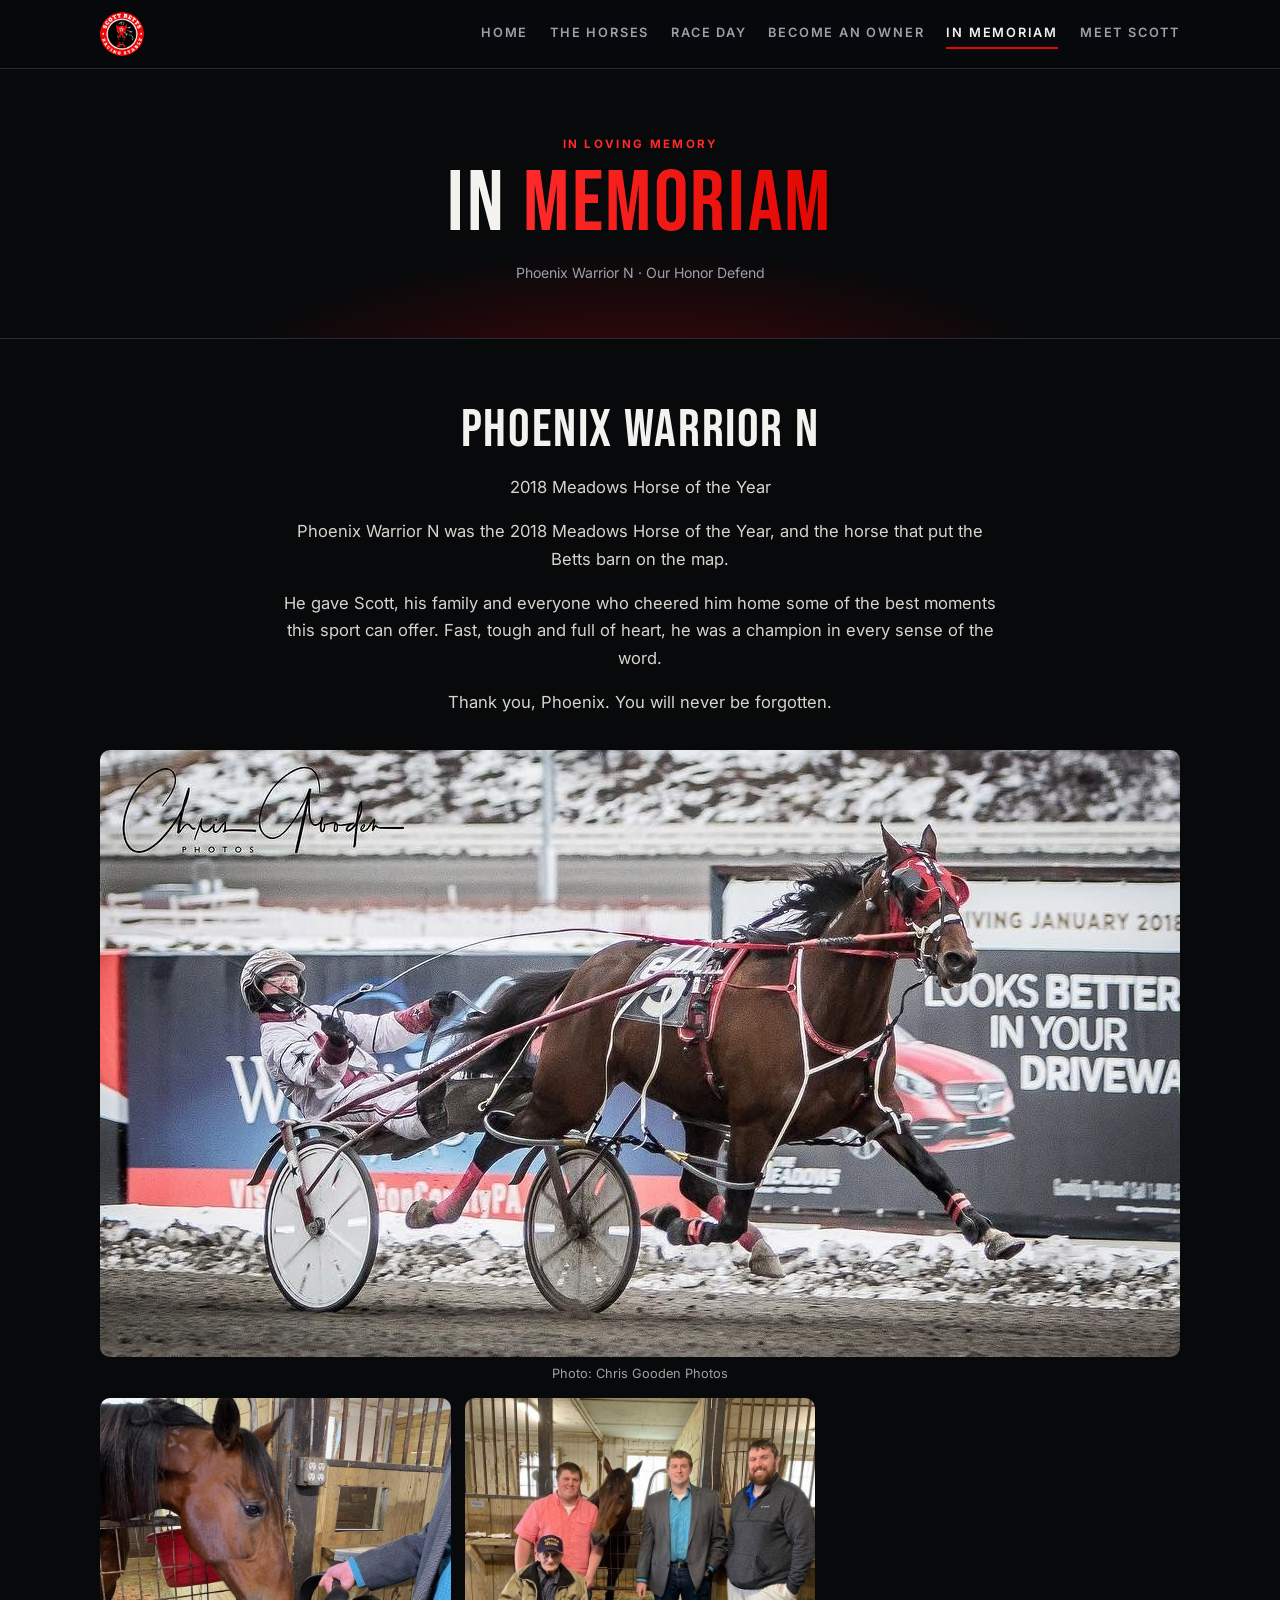
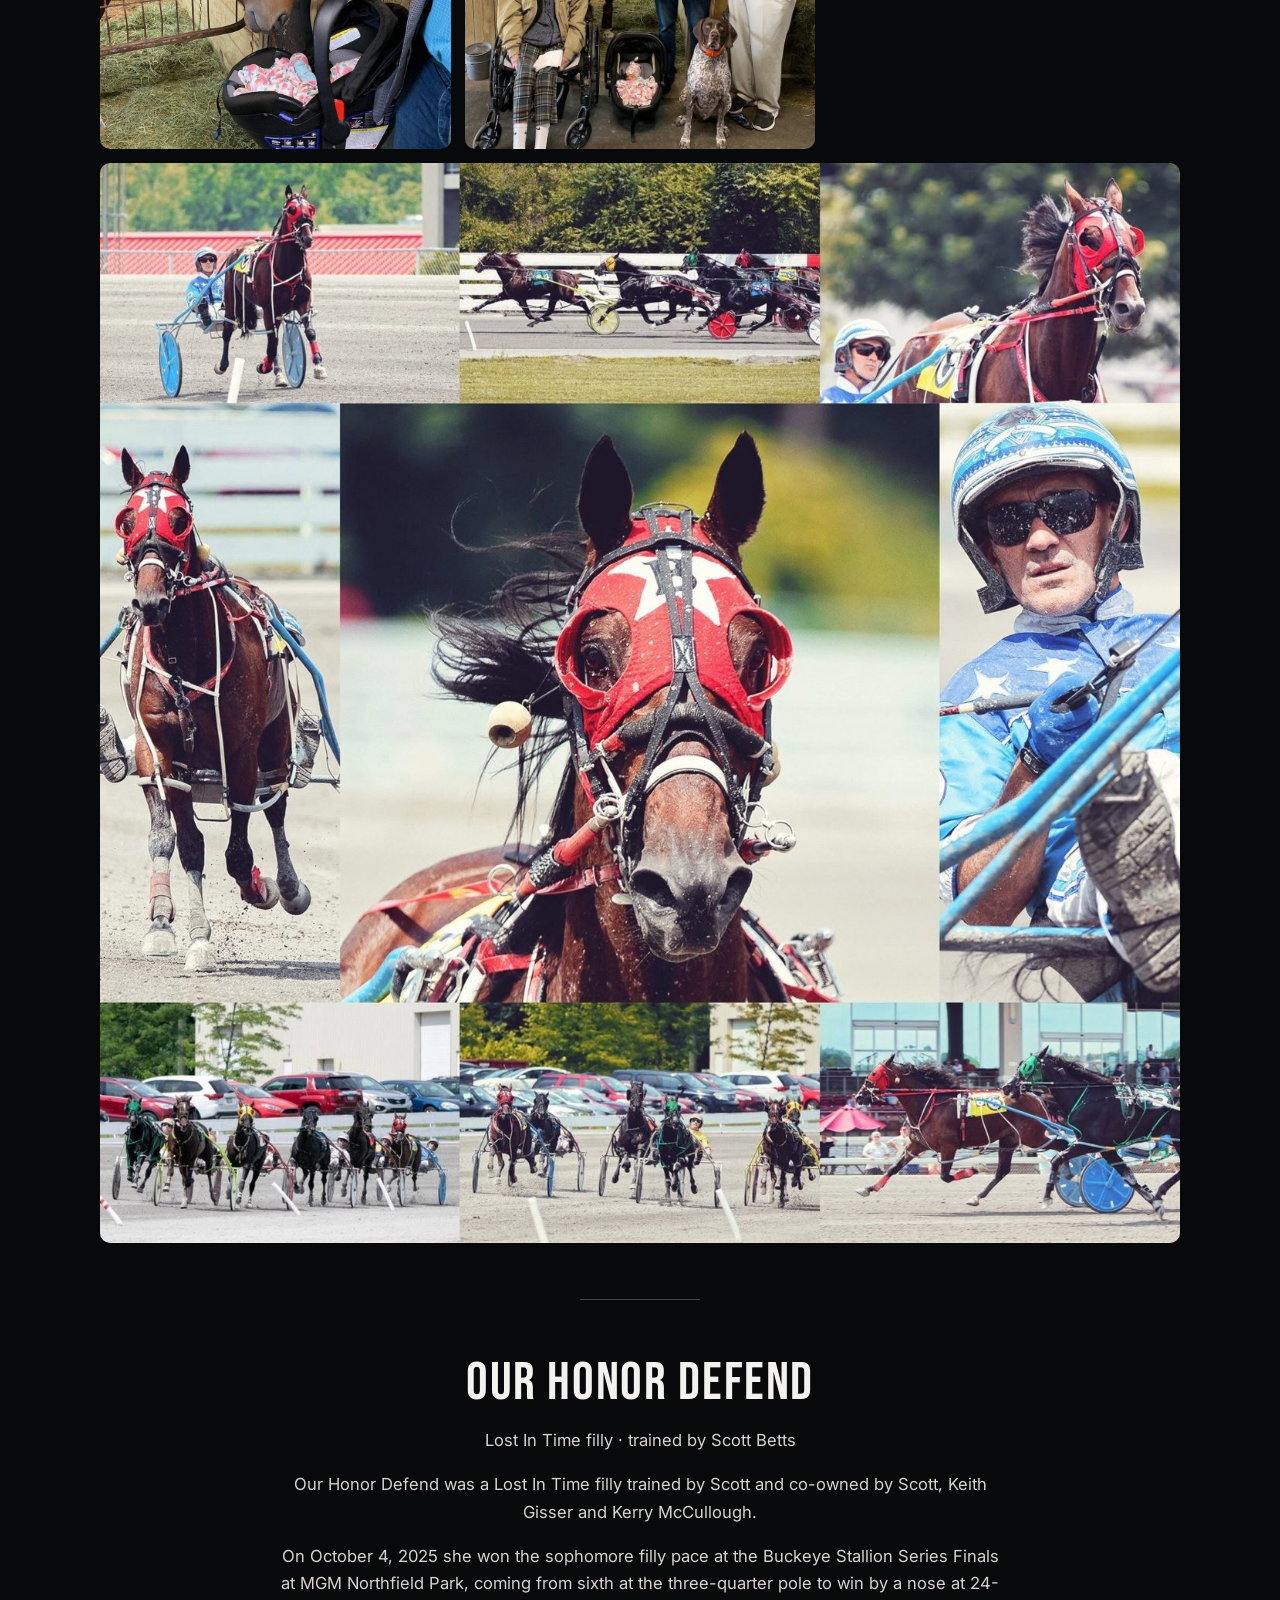
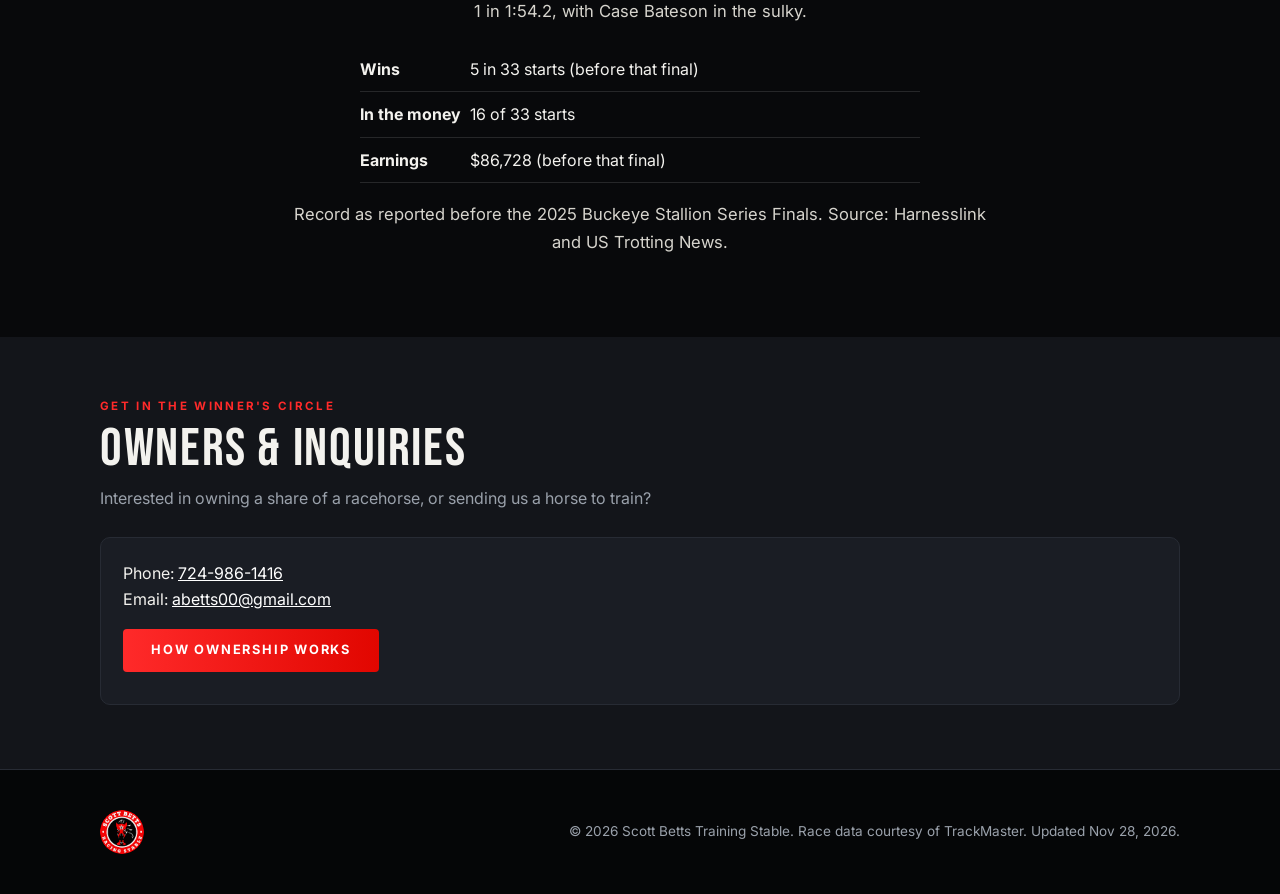
<file: memoriam.html>
<!doctype html>
<html lang="en"><head>
<meta charset="utf-8"><meta name="viewport" content="width=device-width,initial-scale=1">
<title>In Memoriam | Scott Betts Training Stable</title>
<meta name="description" content="Remembering Phoenix Warrior N, 2018 Meadows Horse of the Year, and Our Honor Defend.">
<meta name="theme-color" content="#08090b">
<link rel="preconnect" href="https://fonts.googleapis.com"><link rel="preconnect" href="https://fonts.gstatic.com" crossorigin>
<link href="https://fonts.googleapis.com/css2?family=Bebas+Neue&family=Inter:wght@400;600;700;800&display=swap" rel="stylesheet">
<link rel="stylesheet" href="style.css"><style>.mem-gal{display:grid;gap:14px;grid-template-columns:repeat(auto-fit,minmax(260px,1fr));margin:34px 0 8px}.mem-gal figure{margin:0}.mem-gal img{width:100%;height:auto;display:block;border-radius:10px}.mem-gal .wide{grid-column:1/-1}.mem-cap{font-size:.8rem;opacity:.65;margin-top:6px;text-align:center}.mem-div{max-width:120px;height:1px;background:currentColor;opacity:.25;margin:56px auto}.mem-facts{list-style:none;padding:0;margin:22px auto 0;max-width:560px;text-align:left}.mem-facts li{padding:9px 0;border-bottom:1px solid rgba(255,255,255,.12)}.mem-facts b{display:inline-block;min-width:110px}</style>
</head><body>
<header class="site"><div class="wrap"><a class="brand" href="index.html"><img src="logo.png" alt="Scott Betts Training Stable"></a><nav><a href="index.html" class="">Home</a><a href="horses.html" class="">The Horses</a><a href="racing.html" class="">Race Day</a><a href="owners.html" class="">Become an Owner</a><a href="memoriam.html" class="on">In Memoriam</a><a href="about.html" class="">Meet Scott</a></nav></div></header>

<div class="page-head memorial"><div class="wrap"><div class="eyebrow">In loving memory</div><h1>In <span class="grad">Memoriam</span></h1><p class="note" style="margin-top:14px">Phoenix Warrior N &middot; Our Honor Defend</p></div></div>
<section><div class="wrap"><div class="story" style="max-width:720px;margin:0 auto;text-align:center">
<h2>Phoenix Warrior N</h2><p class="note">2018 Meadows Horse of the Year</p><p>Phoenix Warrior N was the 2018 Meadows Horse of the Year, and the horse that put the Betts barn on the map.</p><p>He gave Scott, his family and everyone who cheered him home some of the best moments this sport can offer. Fast, tough and full of heart, he was a champion in every sense of the word.</p><p>Thank you, Phoenix. You will never be forgotten.</p></div>
<div class="mem-gal"><figure class='wide'><img src="memoriam/phoenix-winning.jpg" alt="Phoenix Warrior N winning on a snowy track" loading="lazy"><div class="mem-cap">Photo: Chris Gooden Photos</div></figure><figure><img src="memoriam/phoenix-stall.jpg" alt="Phoenix Warrior N in his stall, greeting a newborn in a car seat" loading="lazy"></figure><figure><img src="memoriam/phoenix-family.jpg" alt="Phoenix Warrior N in his stall with family and friends" loading="lazy"></figure><figure class='wide'><img src="memoriam/phoenix-collage.jpg" alt="A collage of Phoenix Warrior N racing and warming up" loading="lazy"></figure></div>
<div class="mem-div"></div><div class="story" style="max-width:720px;margin:0 auto;text-align:center"><h2>Our Honor Defend</h2><p class="note">Lost In Time filly · trained by Scott Betts</p><p>Our Honor Defend was a Lost In Time filly trained by Scott and co-owned by Scott, Keith Gisser and Kerry McCullough.</p><p>On October 4, 2025 she won the sophomore filly pace at the Buckeye Stallion Series Finals at MGM Northfield Park, coming from sixth at the three-quarter pole to win by a nose at 24-1 in 1:54.2, with Case Bateson in the sulky.</p><ul class="mem-facts"><li><b>Wins</b>5 in 33 starts (before that final)</li><li><b>In the money</b>16 of 33 starts</li><li><b>Earnings</b>$86,728 (before that final)</li></ul><p class="note" style="margin-top:18px">Record as reported before the 2025 Buckeye Stallion Series Finals. Source: Harnesslink and US Trotting News.</p></div></div></section><section class="alt"><div class="wrap"><div class="eyebrow">Get in the winner's circle</div><h2>Owners &amp; Inquiries</h2><p class="sub">Interested in owning a share of a racehorse, or sending us a horse to train?</p><div class="card">Phone: <a href="tel:724-986-1416">724-986-1416</a><br>Email: <a href="mailto:abetts00@gmail.com">abetts00@gmail.com</a><p style="margin:16px 0 0"><a class="btn" href="owners.html">How ownership works</a></p></div></div></section>
<footer><div class="wrap"><a class="brand" href="index.html"><img src="logo.png" alt="Scott Betts Training Stable"></a><div>&copy; 2026 Scott Betts Training Stable. Race data courtesy of TrackMaster. Updated Nov 28, 2026.</div></div></footer>
</body></html>
</file>
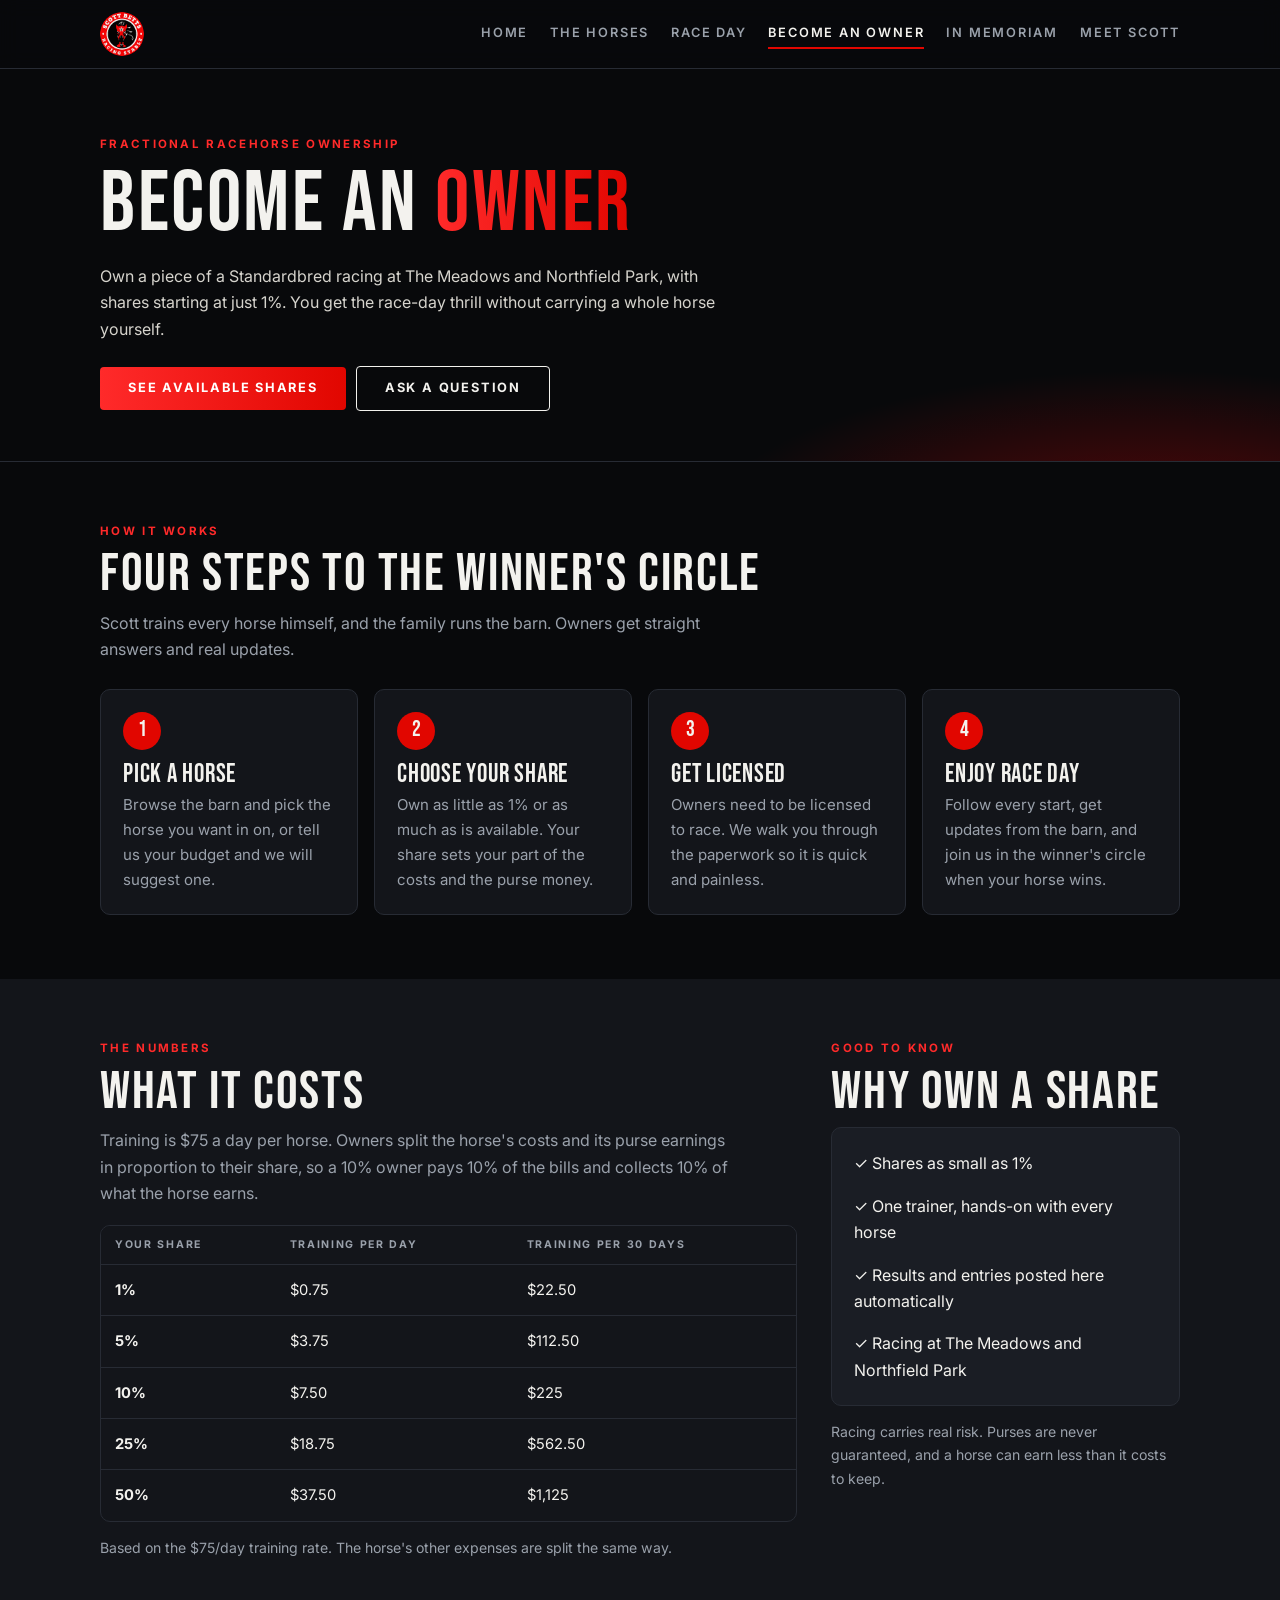
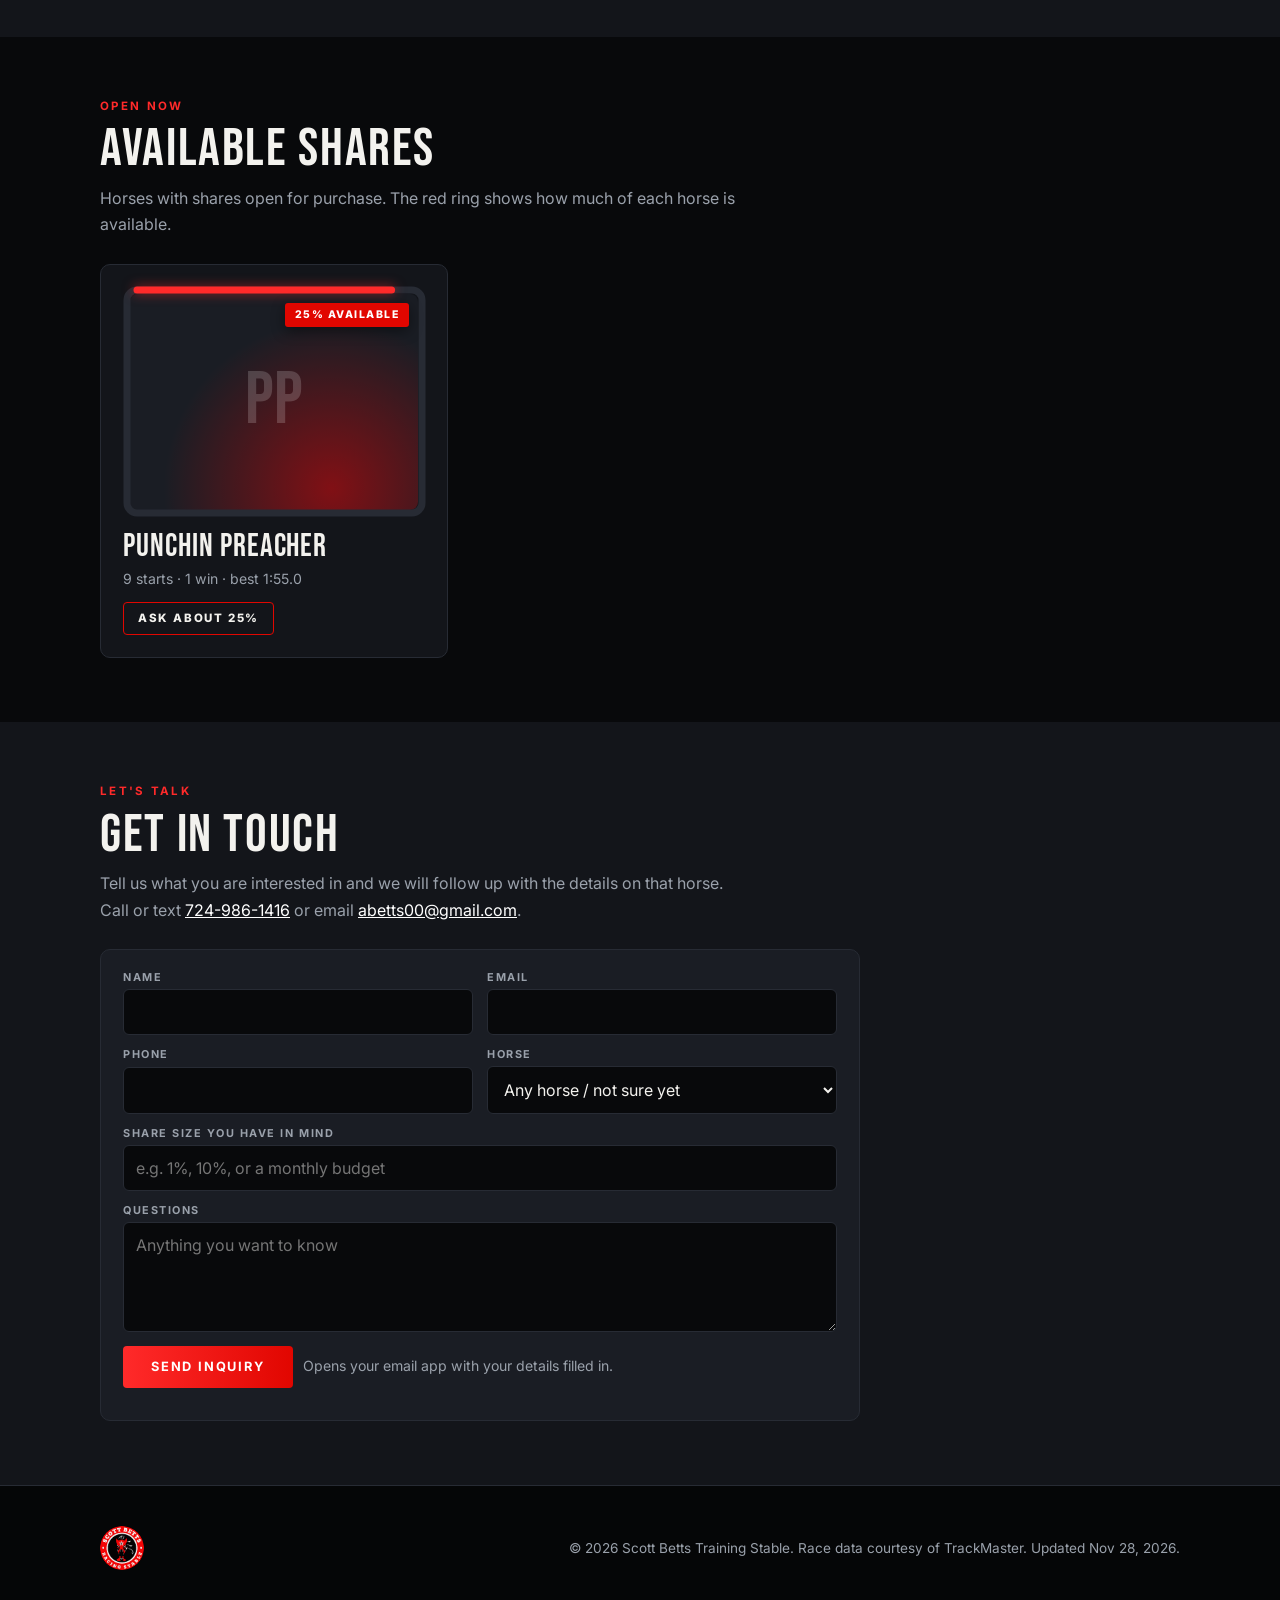
<file: owners.html>
<!doctype html>
<html lang="en"><head>
<meta charset="utf-8"><meta name="viewport" content="width=device-width,initial-scale=1">
<title>Become an Owner | Scott Betts Training Stable</title>
<meta name="description" content="Own a share of a Scott Betts-trained Standardbred racehorse. Fractional shares from 1%, training at $75/day.">
<meta name="theme-color" content="#08090b">
<link rel="preconnect" href="https://fonts.googleapis.com"><link rel="preconnect" href="https://fonts.gstatic.com" crossorigin>
<link href="https://fonts.googleapis.com/css2?family=Bebas+Neue&family=Inter:wght@400;600;700;800&display=swap" rel="stylesheet">
<link rel="stylesheet" href="style.css"><style>.own-steps{display:grid;gap:16px;grid-template-columns:repeat(auto-fill,minmax(230px,1fr))}.own-step span{display:inline-grid;place-items:center;width:38px;height:38px;border-radius:50%;background:var(--flame);font:400 1.4rem/1 "Bebas Neue",Impact,sans-serif;margin-bottom:12px}.own-step h3{font-size:1.6rem;margin:0 0 6px}.own-step p{margin:0;color:var(--mute);font-size:.94rem}.own-form{display:grid;gap:14px;grid-template-columns:1fr 1fr;max-width:760px}.own-form label{display:grid;gap:6px;font:700 .68rem/1 Inter,sans-serif;letter-spacing:.14em;text-transform:uppercase;color:var(--mute)}.own-form .full{grid-column:1/-1}.own-form input,.own-form select,.own-form textarea{font:16px Inter,sans-serif;color:var(--text);background:var(--bg);border:1px solid var(--line);border-radius:6px;padding:12px}.own-form textarea{min-height:110px;resize:vertical}.own-form input:focus,.own-form select:focus,.own-form textarea:focus{outline:none;border-color:var(--flame2)}@media(max-width:620px){.own-form{grid-template-columns:1fr}}section[id]{scroll-margin-top:90px}</style>
</head><body>
<header class="site"><div class="wrap"><a class="brand" href="index.html"><img src="logo.png" alt="Scott Betts Training Stable"></a><nav><a href="index.html" class="">Home</a><a href="horses.html" class="">The Horses</a><a href="racing.html" class="">Race Day</a><a href="owners.html" class="on">Become an Owner</a><a href="memoriam.html" class="">In Memoriam</a><a href="about.html" class="">Meet Scott</a></nav></div></header>

<div class="page-head"><div class="wrap"><div class="eyebrow">Fractional racehorse ownership</div><h1>Become an <span class="grad">Owner</span></h1>
<p class="tag" style="color:#d6d4cd;max-width:640px;margin:16px 0 24px">Own a piece of a Standardbred racing at The Meadows and Northfield Park, with shares starting at just 1%. You get the race-day thrill without carrying a whole horse yourself.</p>
<a class="btn" href="#available">See available shares</a><a class="btn alt" href="#inquire">Ask a question</a></div></div>
<section><div class="wrap"><div class="eyebrow">How it works</div><h2>Four Steps to the Winner's Circle</h2>
<p class="sub">Scott trains every horse himself, and the family runs the barn. Owners get straight answers and real updates.</p>
<div class="own-steps"><div class="card own-step"><span>1</span><h3>Pick a horse</h3><p>Browse the barn and pick the horse you want in on, or tell us your budget and we will suggest one.</p></div><div class="card own-step"><span>2</span><h3>Choose your share</h3><p>Own as little as 1% or as much as is available. Your share sets your part of the costs and the purse money.</p></div><div class="card own-step"><span>3</span><h3>Get licensed</h3><p>Owners need to be licensed to race. We walk you through the paperwork so it is quick and painless.</p></div><div class="card own-step"><span>4</span><h3>Enjoy race day</h3><p>Follow every start, get updates from the barn, and join us in the winner's circle when your horse wins.</p></div></div></div></section>
<section class="alt"><div class="wrap cols"><div><div class="eyebrow">The numbers</div><h2>What It Costs</h2>
<p class="sub" style="margin-bottom:0">Training is $75 a day per horse. Owners split the horse's costs and its purse earnings in proportion to their share, so a 10% owner pays 10% of the bills and collects 10% of what the horse earns.</p>
<div class="scroll" style="margin-top:18px"><table style="min-width:0"><thead><tr><th>Your share</th><th>Training per day</th><th>Training per 30 days</th></tr></thead><tbody><tr><td><b>1%</b></td><td>$0.75</td><td>$22.50</td></tr><tr><td><b>5%</b></td><td>$3.75</td><td>$112.50</td></tr><tr><td><b>10%</b></td><td>$7.50</td><td>$225</td></tr><tr><td><b>25%</b></td><td>$18.75</td><td>$562.50</td></tr><tr><td><b>50%</b></td><td>$37.50</td><td>$1,125</td></tr></tbody></table></div><p class="note">Based on the $75/day training rate. The horse's other expenses are split the same way.</p></div>
<div><div class="eyebrow">Good to know</div><h2>Why Own a Share</h2><div class="card"><p style="margin-top:0">&#10003; Shares as small as 1%</p><p>&#10003; One trainer, hands-on with every horse</p><p>&#10003; Results and entries posted here automatically</p><p style="margin-bottom:0">&#10003; Racing at The Meadows and Northfield Park</p></div>
<p class="note">Racing carries real risk. Purses are never guaranteed, and a horse can earn less than it costs to keep.</p></div></div></section>
<section id="available"><div class="wrap"><div class="eyebrow">Open now</div><h2>Available Shares</h2>
<p class="sub">Horses with shares open for purchase. The red ring shows how much of each horse is available.</p><div class="grid"><div class="card horse"><div class="sf" style="--p:25" title="25% available for fractional ownership"><svg aria-hidden="true"><rect class="sf-track" pathLength="100"/><rect class="sf-fill" pathLength="100"/></svg><div class="sf-ph">PP</div><a class="sf-tag" href="owners.html?horse=Punchin%20Preacher#inquire">25% available</a></div><h3>Punchin Preacher</h3><div class="note">9 starts &middot; 1 win &middot; best 1:55.0</div><a class="play" href="owners.html?horse=Punchin%20Preacher#inquire">Ask about 25%</a></div></div></div></section>
<section id="inquire" class="alt"><div class="wrap"><div class="eyebrow">Let's talk</div><h2>Get in Touch</h2>
<p class="sub">Tell us what you are interested in and we will follow up with the details on that horse. Call or text <a href="tel:724-986-1416">724-986-1416</a> or email <a href="mailto:abetts00@gmail.com">abetts00@gmail.com</a>.</p>
<form id="own-form" class="own-form card"><label>Name<input name="name" required autocomplete="name"></label><label>Email<input name="email" type="email" required autocomplete="email"></label><label>Phone<input name="phone" type="tel" autocomplete="tel"></label><label>Horse<select name="horse"><option>Any horse / not sure yet</option><option>Punchin Preacher</option></select></label><label class="full">Share size you have in mind<input name="share" placeholder="e.g. 1%, 10%, or a monthly budget"></label><label class="full">Questions<textarea name="msg" placeholder="Anything you want to know"></textarea></label><div class="full"><button class="btn" type="submit" style="border:0;cursor:pointer">Send inquiry</button><span class="note">Opens your email app with your details filled in.</span></div></form></div></section><script>(function(){var f=document.getElementById('own-form');if(!f)return;var q=new URLSearchParams(location.search).get('horse');if(q){var s=f.horse;for(var i=0;i<s.options.length;i++){if(s.options[i].text.toLowerCase()===q.toLowerCase()){s.selectedIndex=i;}}}f.addEventListener('submit',function(e){e.preventDefault();var d=new FormData(f);var body='Name: '+d.get('name')+'\nEmail: '+d.get('email')+'\nPhone: '+(d.get('phone')||'')+'\nHorse: '+d.get('horse')+'\nShare size: '+(d.get('share')||'')+'\n\n'+(d.get('msg')||'');location.href='mailto:abetts00@gmail.com?subject='+encodeURIComponent('Ownership inquiry: '+d.get('horse'))+'&body='+encodeURIComponent(body);});})();</script>
<footer><div class="wrap"><a class="brand" href="index.html"><img src="logo.png" alt="Scott Betts Training Stable"></a><div>&copy; 2026 Scott Betts Training Stable. Race data courtesy of TrackMaster. Updated Nov 28, 2026.</div></div></footer>
</body></html>
</file>
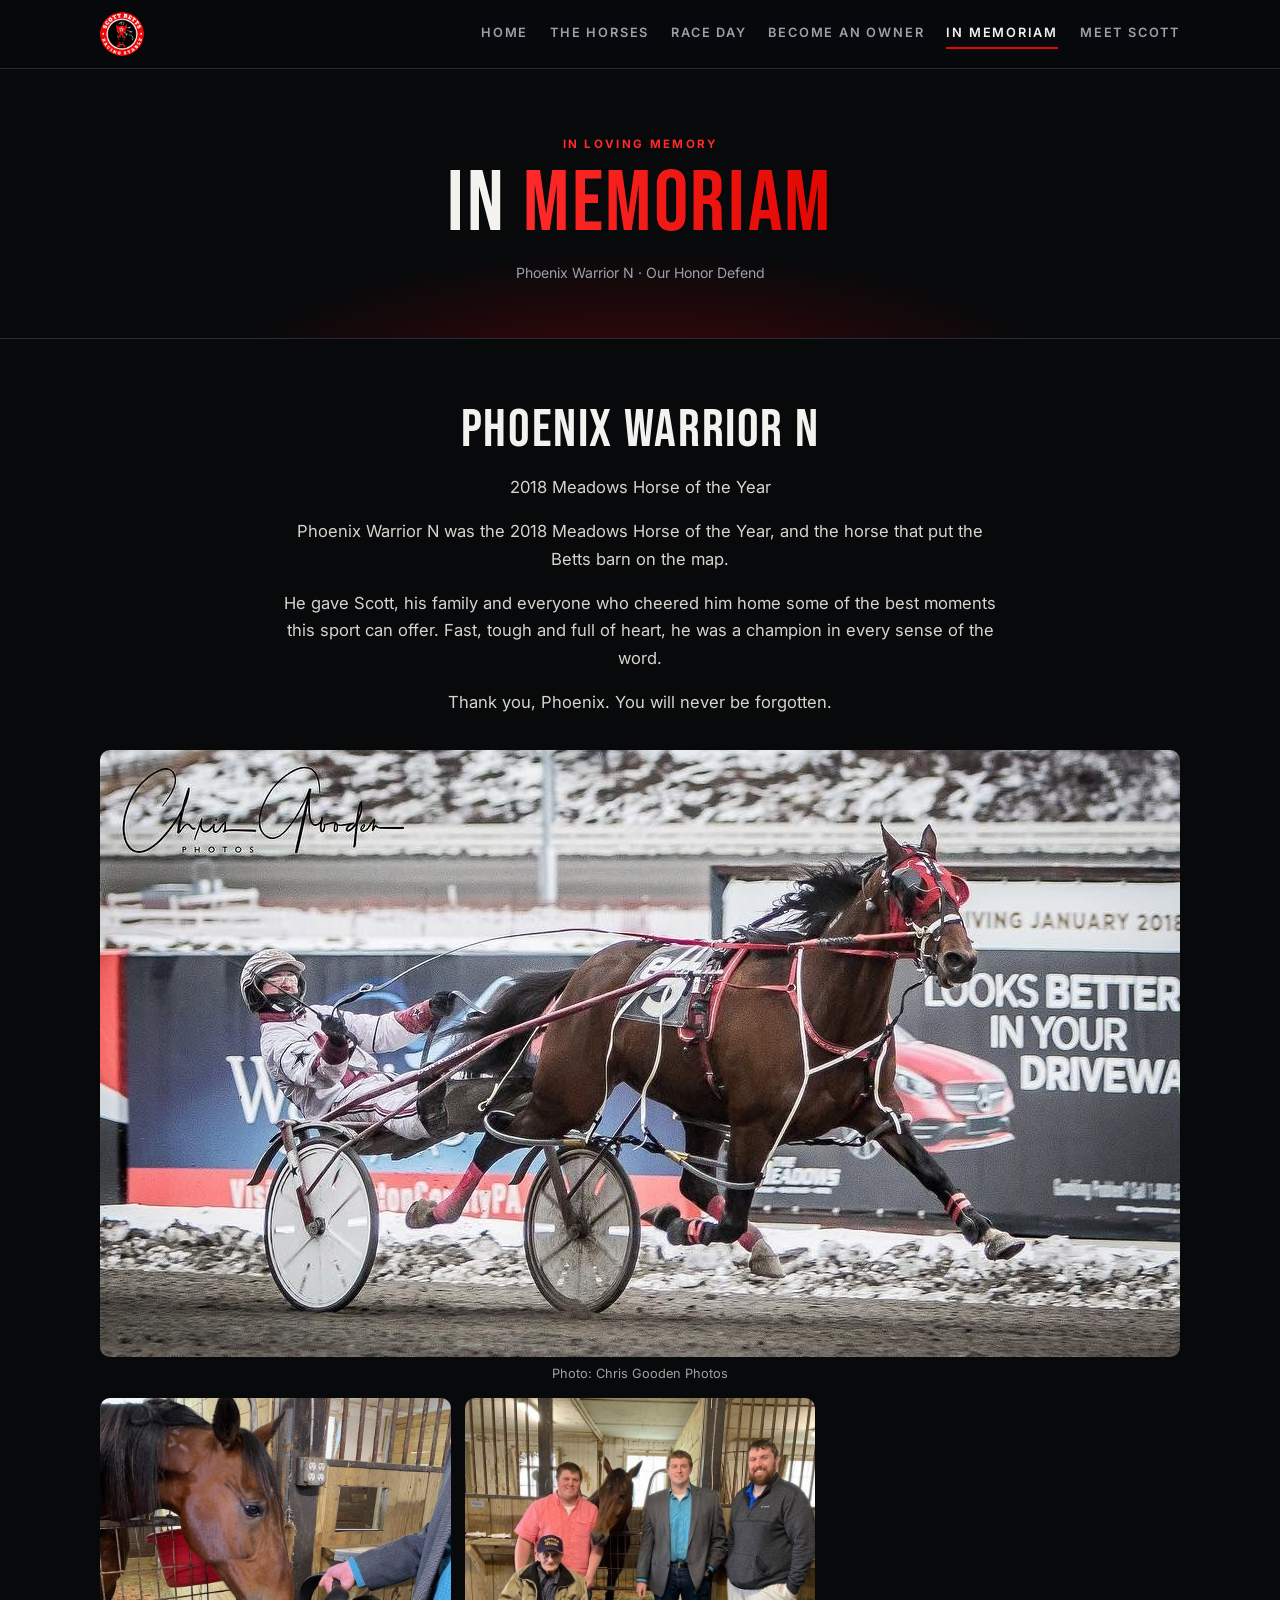
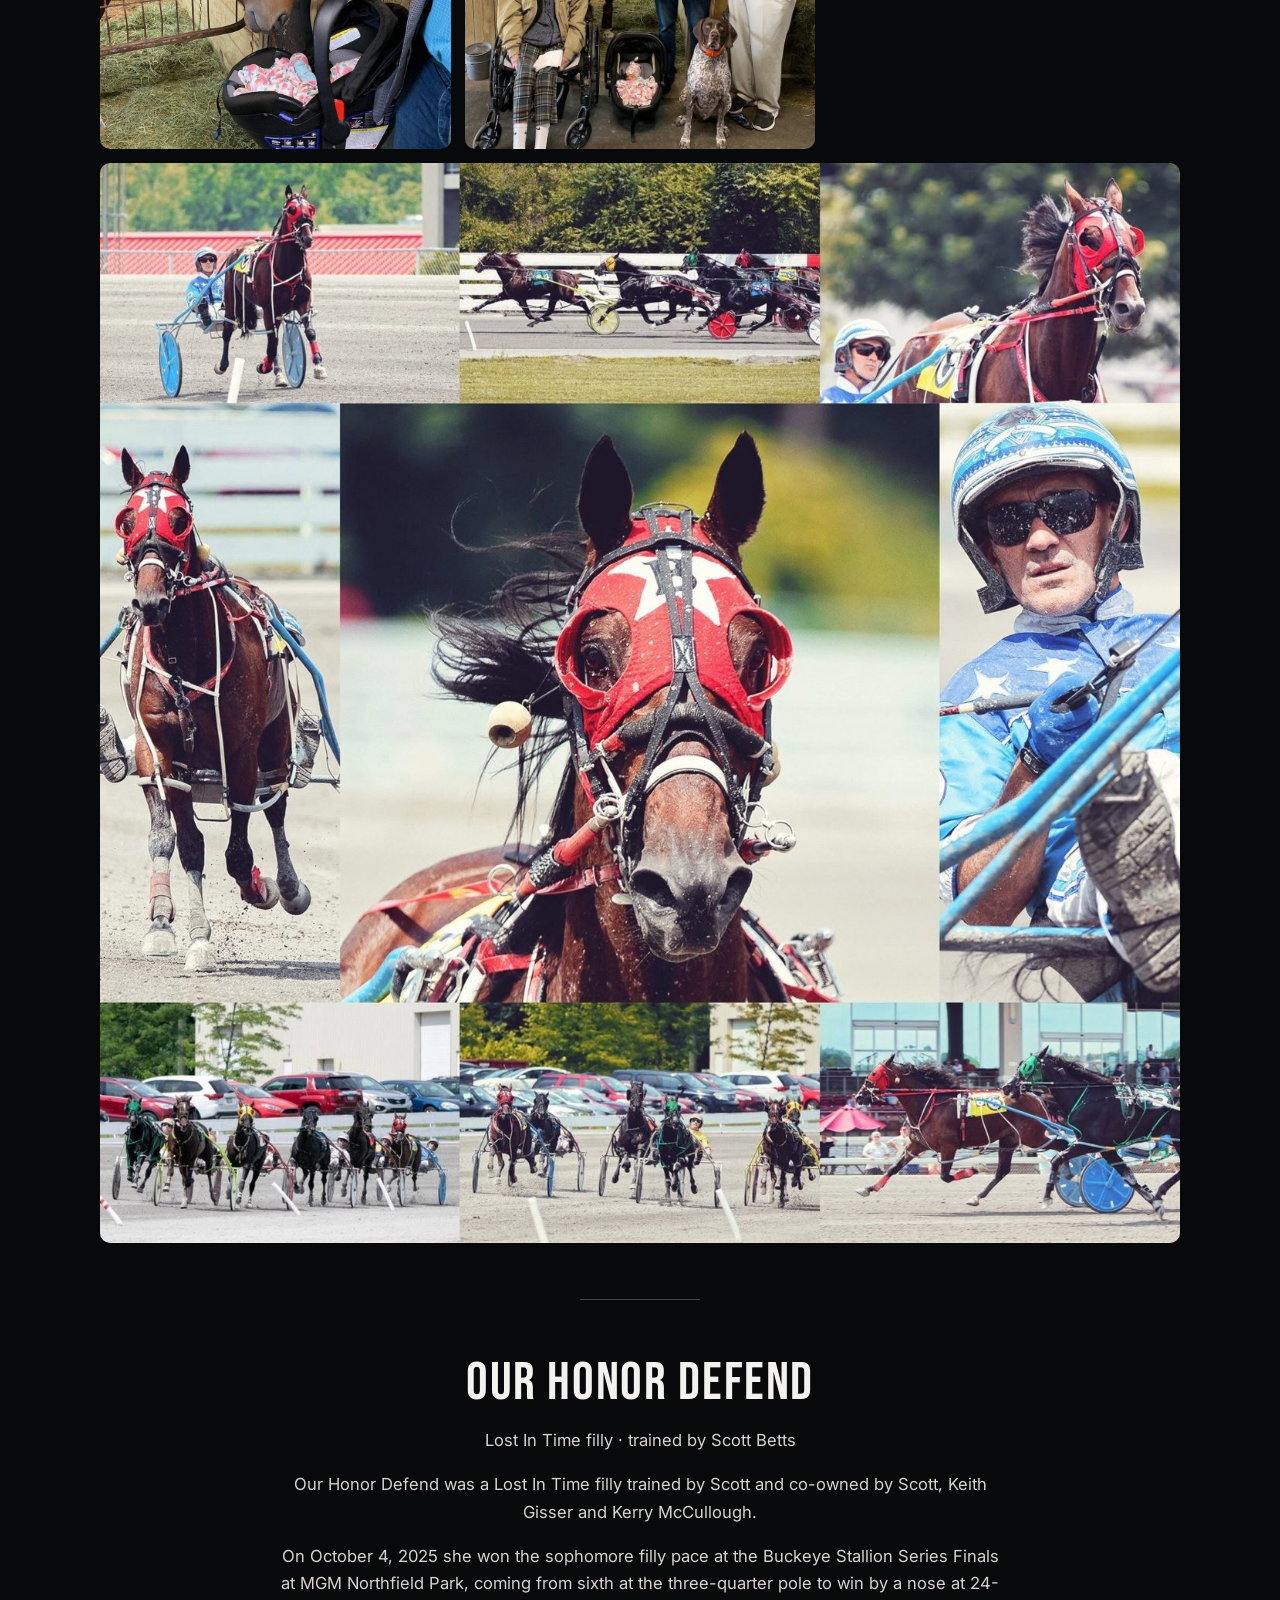
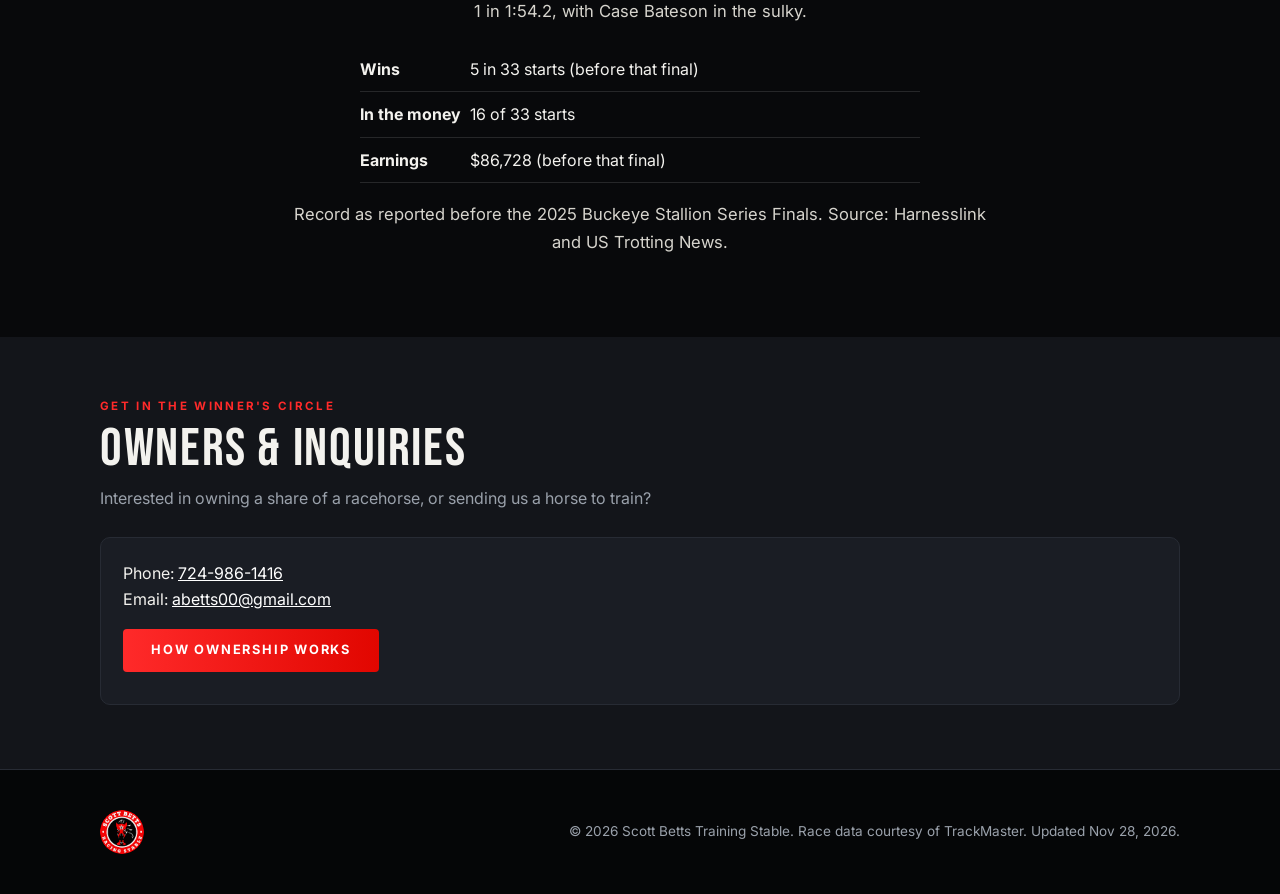
<file: phoenix.html>
<!doctype html><html lang="en"><head><meta charset="utf-8"><meta http-equiv="refresh" content="0;url=memoriam.html"><link rel="canonical" href="memoriam.html"><title>In Memoriam | Scott Betts Training Stable</title></head><body><p><a href="memoriam.html">In Memoriam</a></p></body></html>
</file>
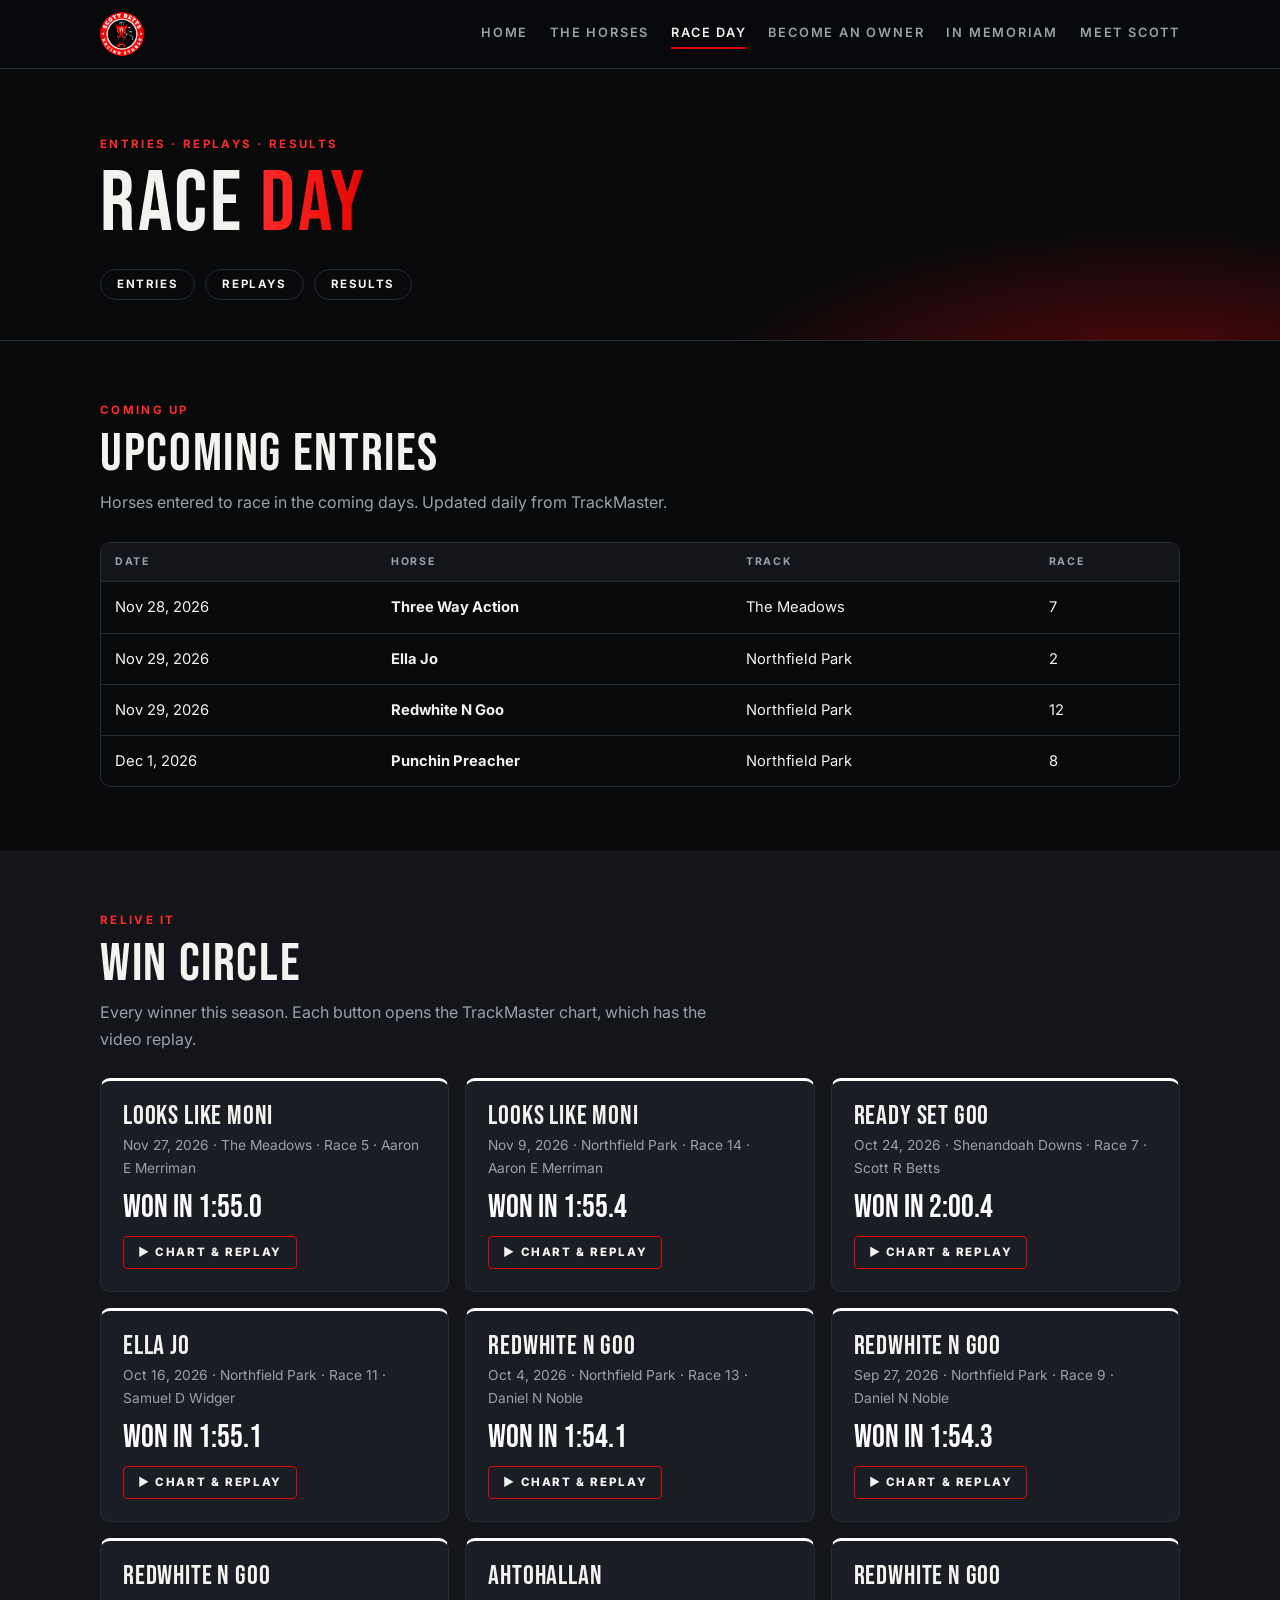
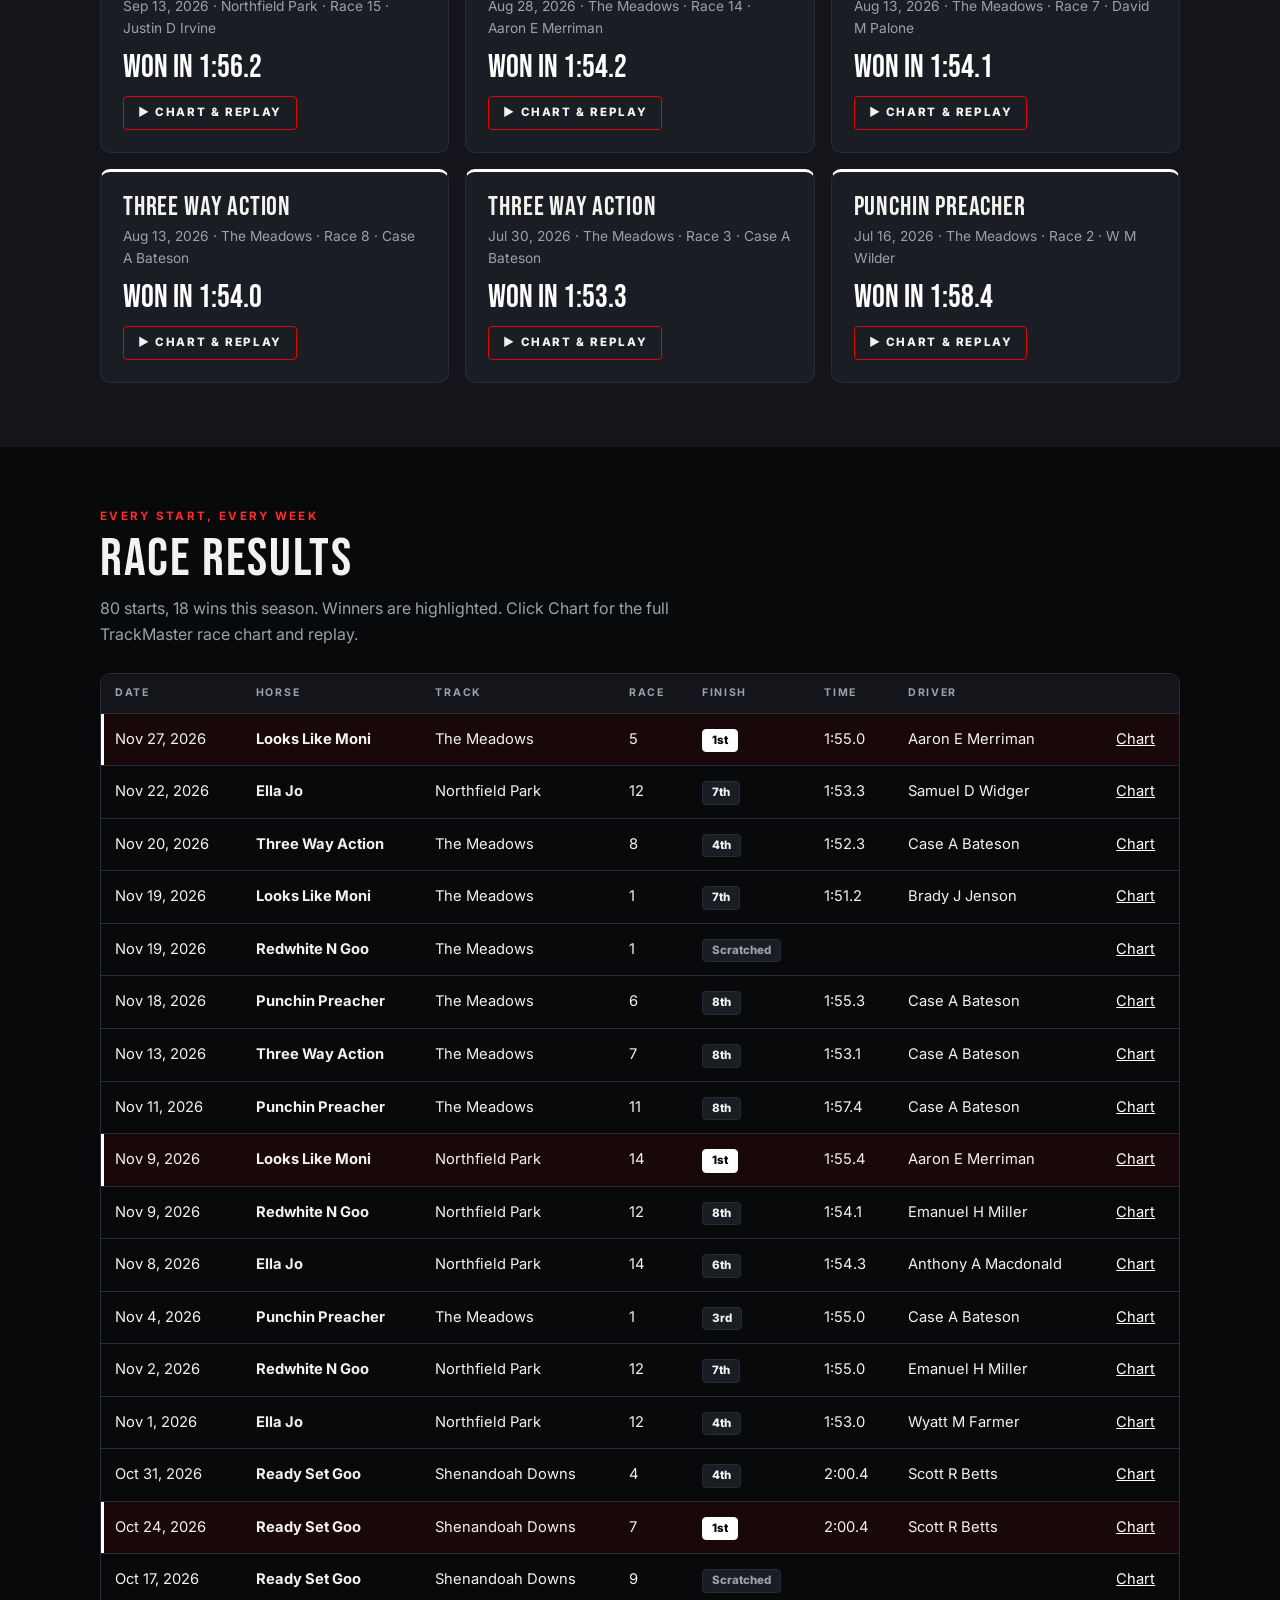
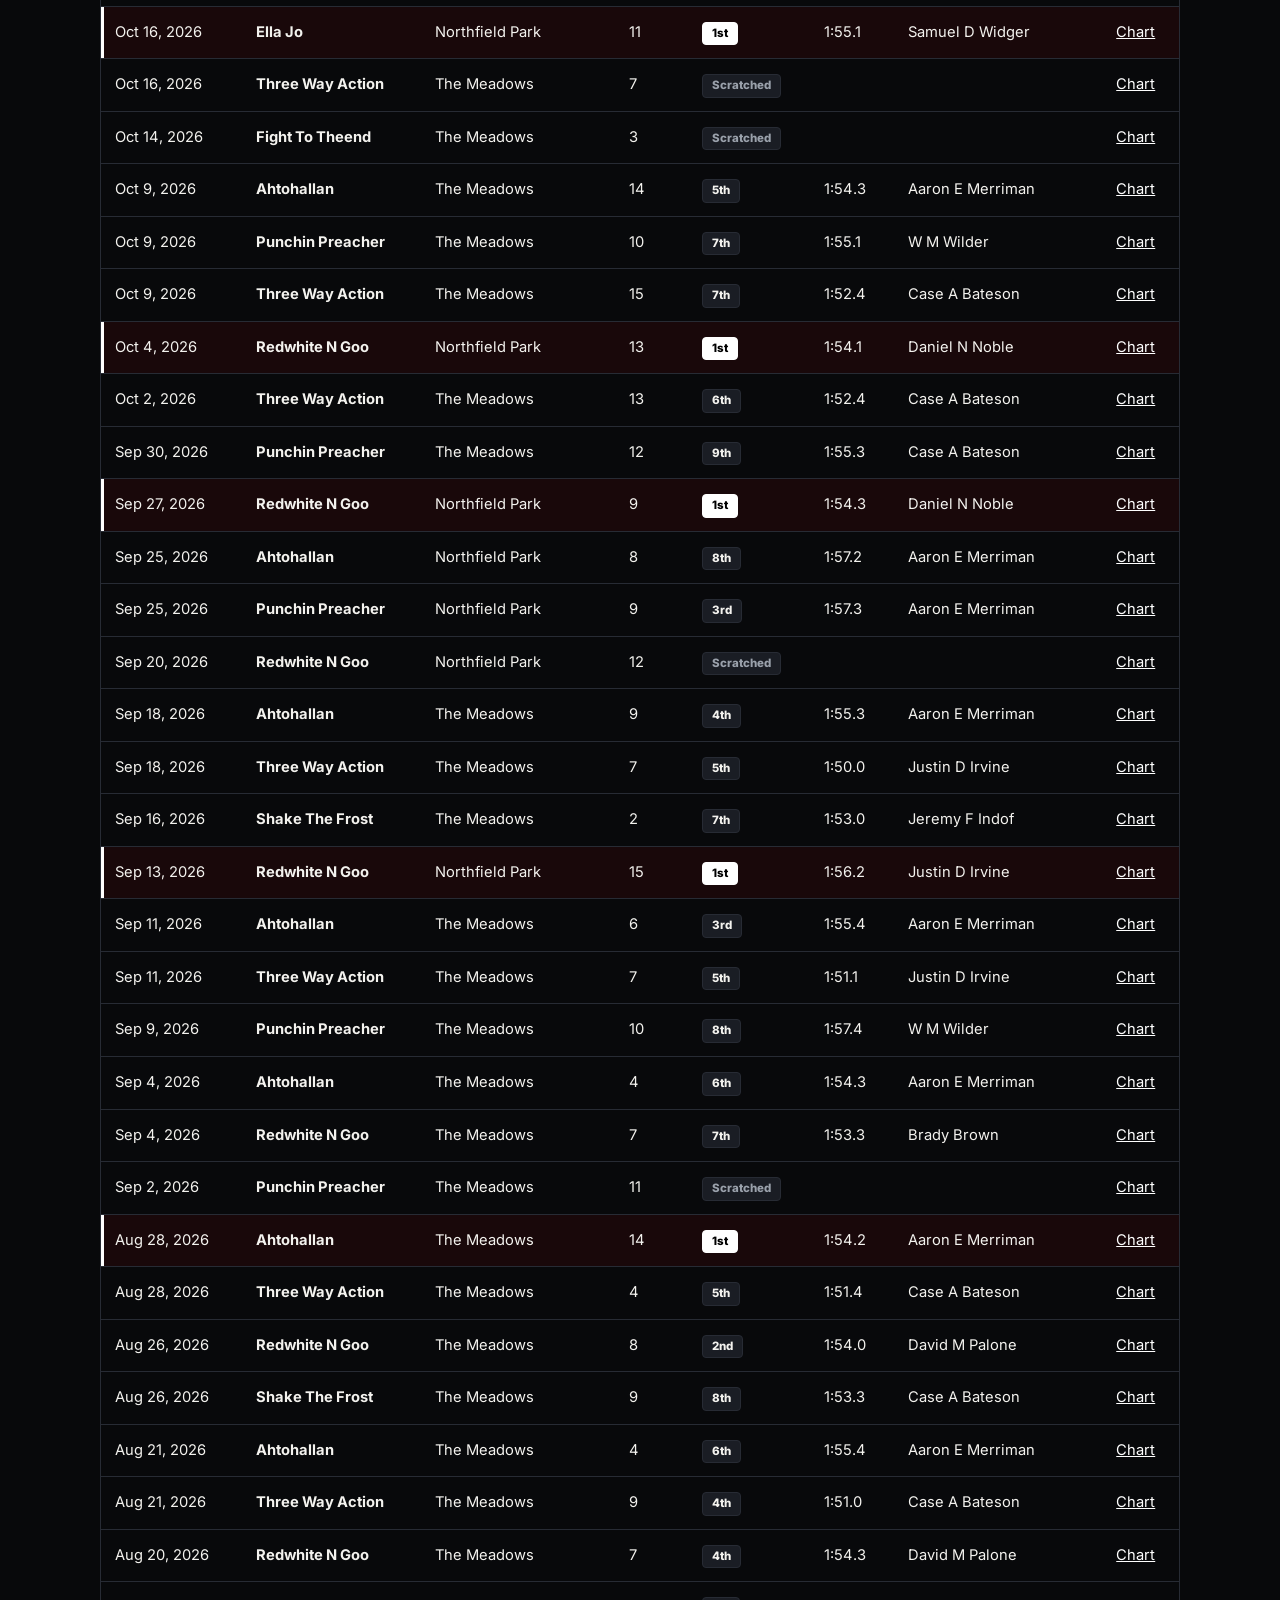
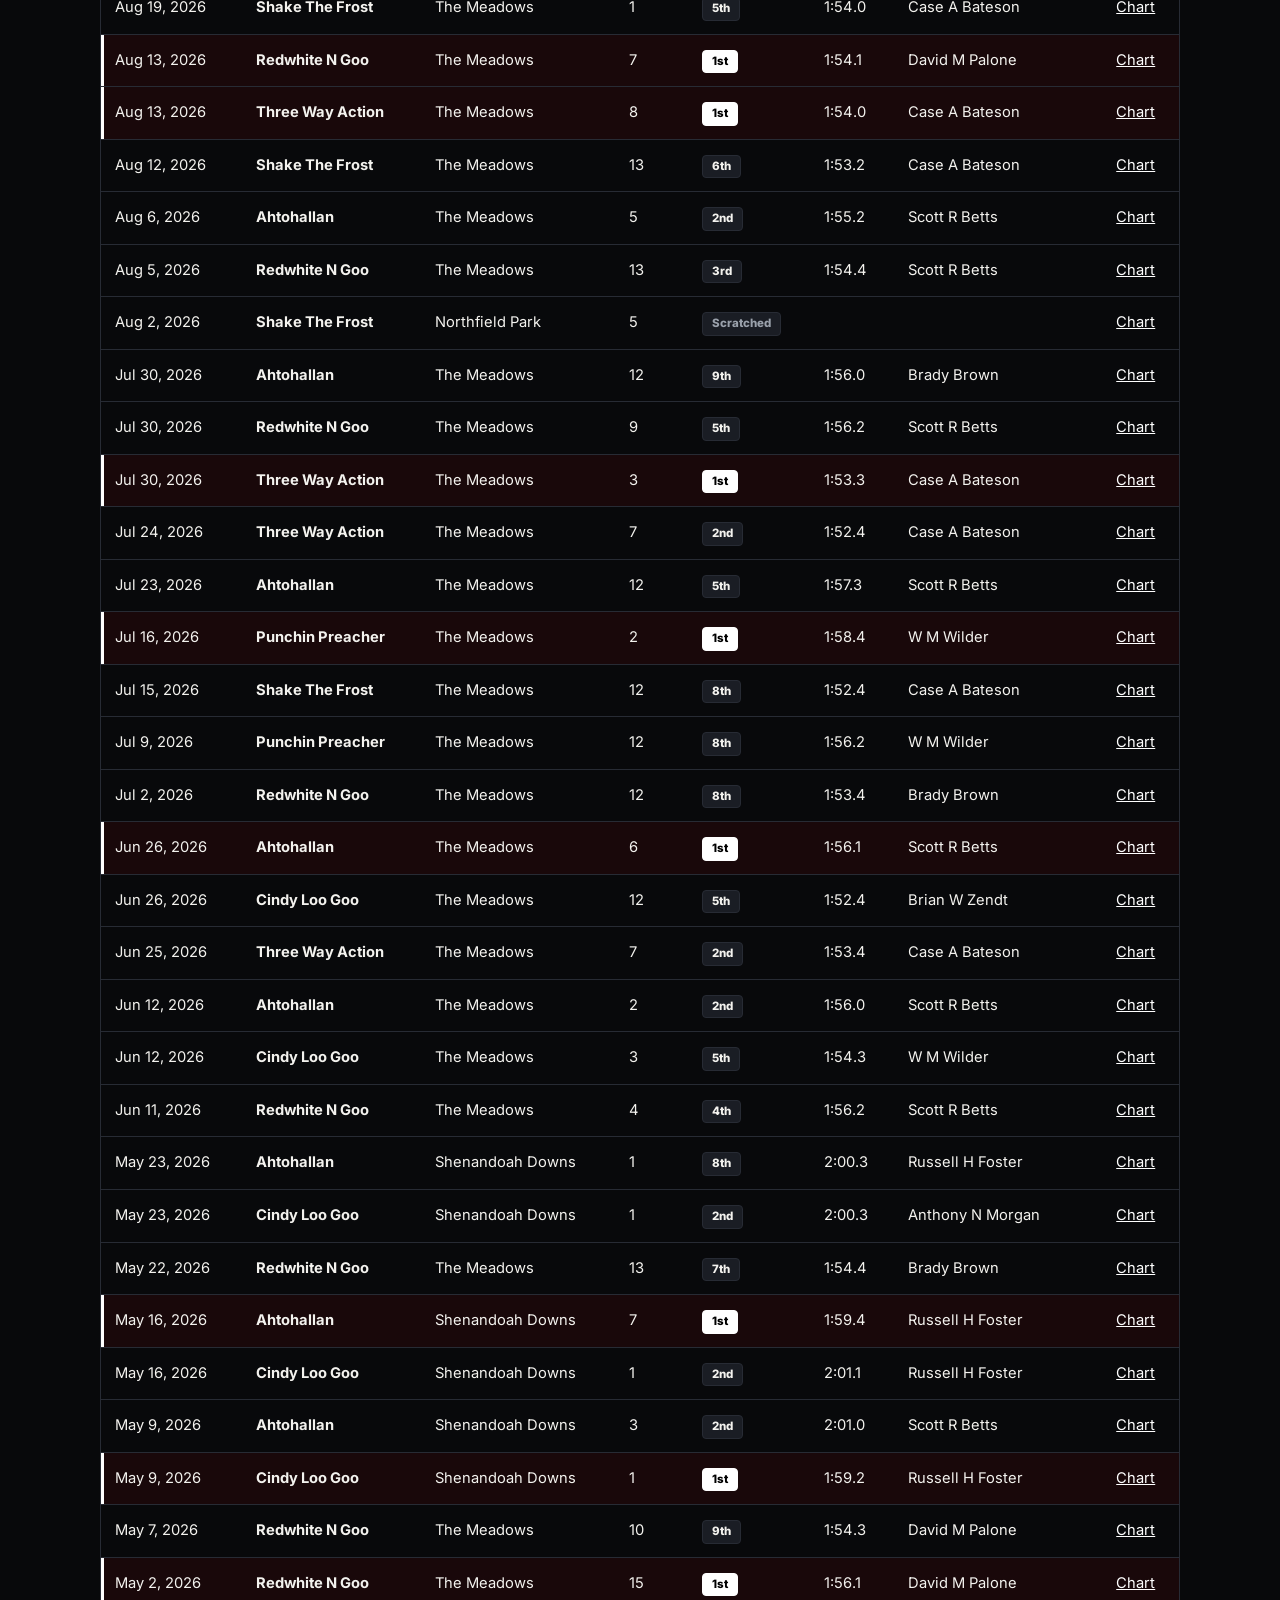
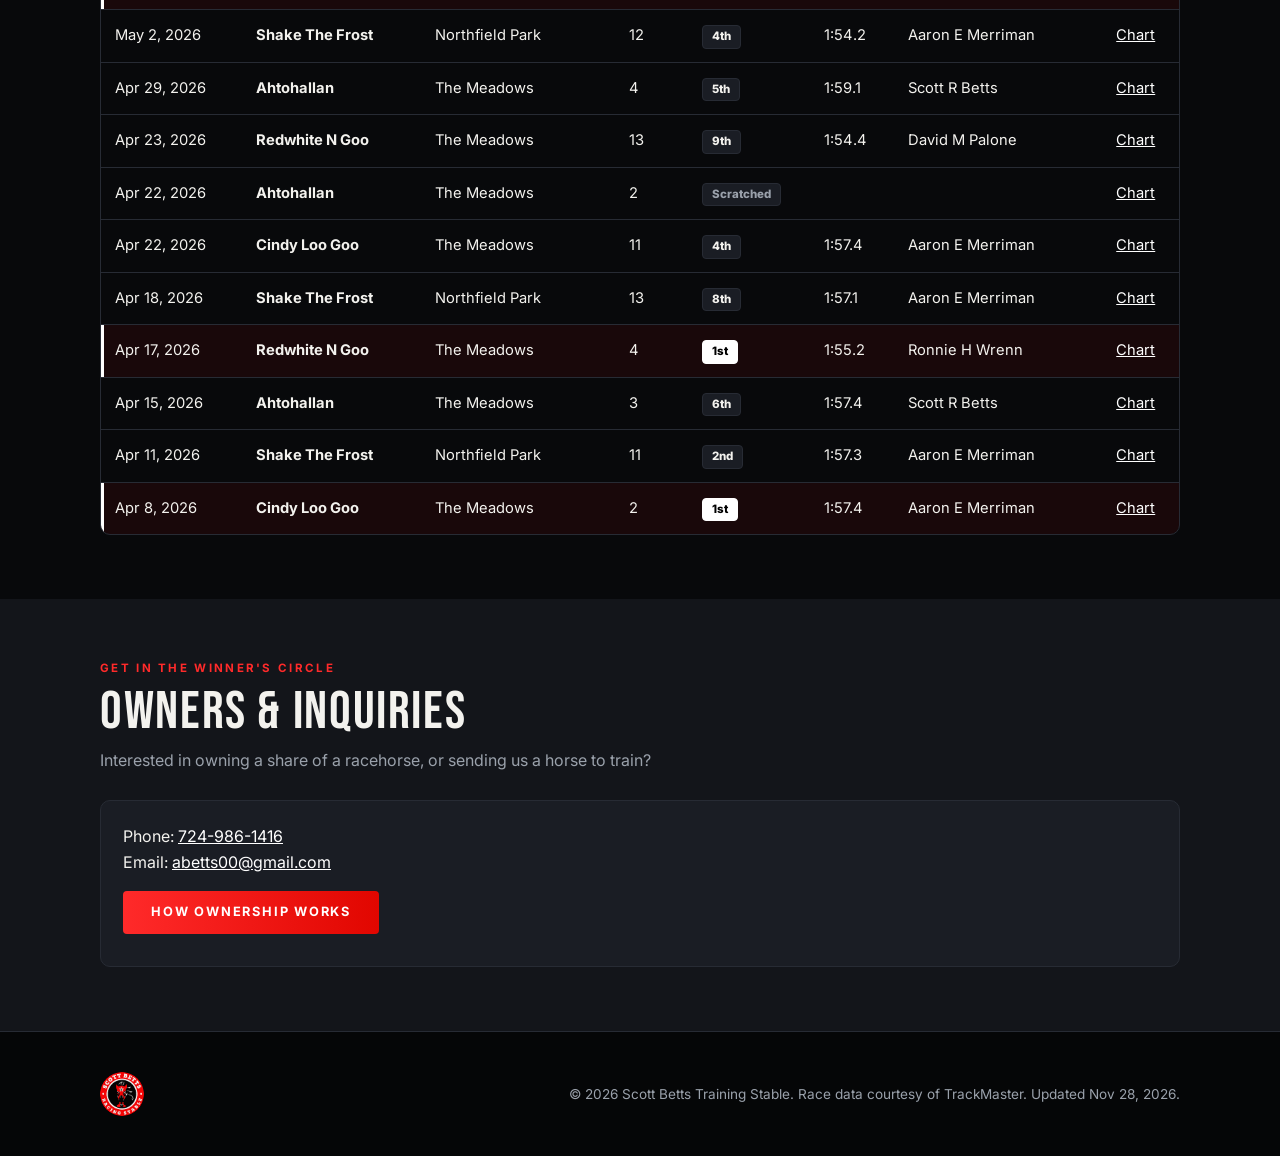
<file: racing.html>
<!doctype html>
<html lang="en"><head>
<meta charset="utf-8"><meta name="viewport" content="width=device-width,initial-scale=1">
<title>Race Day | Scott Betts Training Stable</title>
<meta name="description" content="Upcoming entries, race results and replays for the Scott Betts stable.">
<meta name="theme-color" content="#08090b">
<link rel="preconnect" href="https://fonts.googleapis.com"><link rel="preconnect" href="https://fonts.gstatic.com" crossorigin>
<link href="https://fonts.googleapis.com/css2?family=Bebas+Neue&family=Inter:wght@400;600;700;800&display=swap" rel="stylesheet">
<link rel="stylesheet" href="style.css"><style>.jump{display:flex;flex-wrap:wrap;gap:10px;margin-top:22px}.jump a{border:1.5px solid var(--line);color:var(--text);text-decoration:none;padding:9px 16px;border-radius:999px;font:700 .72rem/1 Inter,sans-serif;letter-spacing:.14em;text-transform:uppercase}.jump a:hover{border-color:var(--flame2);color:var(--flame2)}section[id]{scroll-margin-top:90px}</style>
</head><body>
<header class="site"><div class="wrap"><a class="brand" href="index.html"><img src="logo.png" alt="Scott Betts Training Stable"></a><nav><a href="index.html" class="">Home</a><a href="horses.html" class="">The Horses</a><a href="racing.html" class="on">Race Day</a><a href="owners.html" class="">Become an Owner</a><a href="memoriam.html" class="">In Memoriam</a><a href="about.html" class="">Meet Scott</a></nav></div></header>

<div class="page-head"><div class="wrap"><div class="eyebrow">Entries &middot; Replays &middot; Results</div><h1>Race <span class="grad">Day</span></h1>
<div class="jump"><a href="#entries">Entries</a><a href="#replays">Replays</a><a href="#results">Results</a></div></div></div>
<section id="entries"><div class="wrap"><div class="eyebrow">Coming up</div><h2>Upcoming Entries</h2>
<p class="sub">Horses entered to race in the coming days. Updated daily from TrackMaster.</p>
<div class="scroll"><table style="min-width:0"><thead><tr><th>Date</th><th>Horse</th><th>Track</th><th>Race</th></tr></thead><tbody><tr><td>Nov 28, 2026</td><td><b>Three Way Action</b></td><td>The Meadows</td><td>7</td></tr><tr><td>Nov 29, 2026</td><td><b>Ella Jo</b></td><td>Northfield Park</td><td>2</td></tr><tr><td>Nov 29, 2026</td><td><b>Redwhite N Goo</b></td><td>Northfield Park</td><td>12</td></tr><tr><td>Dec 1, 2026</td><td><b>Punchin Preacher</b></td><td>Northfield Park</td><td>8</td></tr></tbody></table></div></div></section>
<section id="replays" class="alt"><div class="wrap"><div class="eyebrow">Relive it</div><h2>Win Circle</h2>
<p class="sub">Every winner this season. Each button opens the TrackMaster chart, which has the video replay.</p>
<div class="wins"><div class="card win-card"><h3>Looks Like Moni</h3><div class="m">Nov 27, 2026 &middot; The Meadows &middot; Race 5 &middot; Aaron E Merriman</div><div class="t">Won in 1:55.0</div><a class="play" href="http://www.trackmaster.com/cgi-bin/hchxml2html.cgi?track=MEA&amp;date=20261127&amp;race=5&amp;cardid=5&amp;key=bbcfa5023ab4038e73901a1847911c82&amp;source=stable" target="_blank" rel="noopener">&#9654; Chart &amp; replay</a></div><div class="card win-card"><h3>Looks Like Moni</h3><div class="m">Nov 9, 2026 &middot; Northfield Park &middot; Race 14 &middot; Aaron E Merriman</div><div class="t">Won in 1:55.4</div><a class="play" href="http://www.trackmaster.com/cgi-bin/hchxml2html.cgi?track=NFLD&amp;date=20261109&amp;race=14&amp;cardid=6&amp;key=d3251a0b61af561b47c9c2e811aa74d6&amp;source=stable" target="_blank" rel="noopener">&#9654; Chart &amp; replay</a></div><div class="card win-card"><h3>Ready Set Goo</h3><div class="m">Oct 24, 2026 &middot; Shenandoah Downs &middot; Race 7 &middot; Scott R Betts</div><div class="t">Won in 2:00.4</div><a class="play" href="http://www.trackmaster.com/cgi-bin/hchxml2html.cgi?track=WDSTK&amp;date=20261024&amp;race=7&amp;cardid=5&amp;key=e3c576b9982351c611631620cbf1453b&amp;source=stable" target="_blank" rel="noopener">&#9654; Chart &amp; replay</a></div><div class="card win-card"><h3>Ella Jo</h3><div class="m">Oct 16, 2026 &middot; Northfield Park &middot; Race 11 &middot; Samuel D Widger</div><div class="t">Won in 1:55.1</div><a class="play" href="http://www.trackmaster.com/cgi-bin/hchxml2html.cgi?track=NFLD&amp;date=20261016&amp;race=11&amp;cardid=6&amp;key=ec823313e5070528afb9841f4d5fd59d&amp;source=stable" target="_blank" rel="noopener">&#9654; Chart &amp; replay</a></div><div class="card win-card"><h3>Redwhite N Goo</h3><div class="m">Oct 4, 2026 &middot; Northfield Park &middot; Race 13 &middot; Daniel N Noble</div><div class="t">Won in 1:54.1</div><a class="play" href="http://www.trackmaster.com/cgi-bin/hchxml2html.cgi?track=NFLD&amp;date=20261004&amp;race=13&amp;cardid=6&amp;key=be1a90b793509b60649769b3e8b05148&amp;source=stable" target="_blank" rel="noopener">&#9654; Chart &amp; replay</a></div><div class="card win-card"><h3>Redwhite N Goo</h3><div class="m">Sep 27, 2026 &middot; Northfield Park &middot; Race 9 &middot; Daniel N Noble</div><div class="t">Won in 1:54.3</div><a class="play" href="http://www.trackmaster.com/cgi-bin/hchxml2html.cgi?track=NFLD&amp;date=20260927&amp;race=9&amp;cardid=6&amp;key=0984ef791789e13df6a51190745ac1ed&amp;source=stable" target="_blank" rel="noopener">&#9654; Chart &amp; replay</a></div><div class="card win-card"><h3>Redwhite N Goo</h3><div class="m">Sep 13, 2026 &middot; Northfield Park &middot; Race 15 &middot; Justin D Irvine</div><div class="t">Won in 1:56.2</div><a class="play" href="http://www.trackmaster.com/cgi-bin/hchxml2html.cgi?track=NFLD&amp;date=20260913&amp;race=15&amp;cardid=6&amp;key=dec6bea1dae2452bfff247e13fec03c5&amp;source=stable" target="_blank" rel="noopener">&#9654; Chart &amp; replay</a></div><div class="card win-card"><h3>Ahtohallan</h3><div class="m">Aug 28, 2026 &middot; The Meadows &middot; Race 14 &middot; Aaron E Merriman</div><div class="t">Won in 1:54.2</div><a class="play" href="http://www.trackmaster.com/cgi-bin/hchxml2html.cgi?track=MEA&amp;date=20260828&amp;race=14&amp;cardid=5&amp;key=927e7c5f2bcd30728300dec57a657758&amp;source=stable" target="_blank" rel="noopener">&#9654; Chart &amp; replay</a></div><div class="card win-card"><h3>Redwhite N Goo</h3><div class="m">Aug 13, 2026 &middot; The Meadows &middot; Race 7 &middot; David M Palone</div><div class="t">Won in 1:54.1</div><a class="play" href="http://www.trackmaster.com/cgi-bin/hchxml2html.cgi?track=MEA&amp;date=20260813&amp;race=7&amp;cardid=5&amp;key=fe858455c69266a3efe8febb23731999&amp;source=stable" target="_blank" rel="noopener">&#9654; Chart &amp; replay</a></div><div class="card win-card"><h3>Three Way Action</h3><div class="m">Aug 13, 2026 &middot; The Meadows &middot; Race 8 &middot; Case A Bateson</div><div class="t">Won in 1:54.0</div><a class="play" href="http://www.trackmaster.com/cgi-bin/hchxml2html.cgi?track=MEA&amp;date=20260813&amp;race=8&amp;cardid=5&amp;key=57fcc744ecd123fb64c70262371203d0&amp;source=stable" target="_blank" rel="noopener">&#9654; Chart &amp; replay</a></div><div class="card win-card"><h3>Three Way Action</h3><div class="m">Jul 30, 2026 &middot; The Meadows &middot; Race 3 &middot; Case A Bateson</div><div class="t">Won in 1:53.3</div><a class="play" href="http://www.trackmaster.com/cgi-bin/hchxml2html.cgi?track=MEA&amp;date=20260730&amp;race=3&amp;cardid=5&amp;key=fd6120c731eda989e74f32b4986a2250&amp;source=stable" target="_blank" rel="noopener">&#9654; Chart &amp; replay</a></div><div class="card win-card"><h3>Punchin Preacher</h3><div class="m">Jul 16, 2026 &middot; The Meadows &middot; Race 2 &middot; W M Wilder</div><div class="t">Won in 1:58.4</div><a class="play" href="http://www.trackmaster.com/cgi-bin/hchxml2html.cgi?track=MEA&amp;date=20260716&amp;race=2&amp;cardid=5&amp;key=0eea448ae1f5d5cbd2b184a67a6d25f6&amp;source=stable" target="_blank" rel="noopener">&#9654; Chart &amp; replay</a></div></div></div></section>

<section id="results"><div class="wrap"><div class="eyebrow">Every start, every week</div><h2>Race Results</h2>
<p class="sub">80 starts, 18 wins this season. Winners are highlighted. Click Chart for the full TrackMaster race chart and replay.</p>
<div class="scroll"><table><thead><tr><th>Date</th><th>Horse</th><th>Track</th><th>Race</th><th>Finish</th><th>Time</th><th>Driver</th><th></th></tr></thead><tbody><tr class="win"><td>Nov 27, 2026</td><td><b>Looks Like Moni</b></td><td>The Meadows</td><td>5</td><td><span class="pill w">1st</span></td><td>1:55.0</td><td>Aaron E Merriman</td><td><a href="http://www.trackmaster.com/cgi-bin/hchxml2html.cgi?track=MEA&amp;date=20261127&amp;race=5&amp;cardid=5&amp;key=bbcfa5023ab4038e73901a1847911c82&amp;source=stable" target="_blank" rel="noopener">Chart</a></td></tr><tr class=""><td>Nov 22, 2026</td><td><b>Ella Jo</b></td><td>Northfield Park</td><td>12</td><td><span class="pill ">7th</span></td><td>1:53.3</td><td>Samuel D Widger</td><td><a href="http://www.trackmaster.com/cgi-bin/hchxml2html.cgi?track=NFLD&amp;date=20261122&amp;race=12&amp;cardid=6&amp;key=b8cb57b58aed3de68429e9d87376a23b&amp;source=stable" target="_blank" rel="noopener">Chart</a></td></tr><tr class=""><td>Nov 20, 2026</td><td><b>Three Way Action</b></td><td>The Meadows</td><td>8</td><td><span class="pill ">4th</span></td><td>1:52.3</td><td>Case A Bateson</td><td><a href="http://www.trackmaster.com/cgi-bin/hchxml2html.cgi?track=MEA&amp;date=20261120&amp;race=8&amp;cardid=5&amp;key=154badcc66c1b4148fd4fc072592d474&amp;source=stable" target="_blank" rel="noopener">Chart</a></td></tr><tr class=""><td>Nov 19, 2026</td><td><b>Looks Like Moni</b></td><td>The Meadows</td><td>1</td><td><span class="pill ">7th</span></td><td>1:51.2</td><td>Brady J Jenson</td><td><a href="http://www.trackmaster.com/cgi-bin/hchxml2html.cgi?track=MEA&amp;date=20261119&amp;race=1&amp;cardid=5&amp;key=d35c31549959dc28fd2aaddea4fc53af&amp;source=stable" target="_blank" rel="noopener">Chart</a></td></tr><tr class=""><td>Nov 19, 2026</td><td><b>Redwhite N Goo</b></td><td>The Meadows</td><td>1</td><td><span class="pill x">Scratched</span></td><td></td><td></td><td><a href="http://www.trackmaster.com/cgi-bin/hchxml2html.cgi?track=MEA&amp;date=20261119&amp;race=1&amp;cardid=5&amp;key=d35c31549959dc28fd2aaddea4fc53af&amp;source=stable" target="_blank" rel="noopener">Chart</a></td></tr><tr class=""><td>Nov 18, 2026</td><td><b>Punchin Preacher</b></td><td>The Meadows</td><td>6</td><td><span class="pill ">8th</span></td><td>1:55.3</td><td>Case A Bateson</td><td><a href="http://www.trackmaster.com/cgi-bin/hchxml2html.cgi?track=MEA&amp;date=20261118&amp;race=6&amp;cardid=5&amp;key=00b3dd638b723ea139cc02a13b6f98f8&amp;source=stable" target="_blank" rel="noopener">Chart</a></td></tr><tr class=""><td>Nov 13, 2026</td><td><b>Three Way Action</b></td><td>The Meadows</td><td>7</td><td><span class="pill ">8th</span></td><td>1:53.1</td><td>Case A Bateson</td><td><a href="http://www.trackmaster.com/cgi-bin/hchxml2html.cgi?track=MEA&amp;date=20261113&amp;race=7&amp;cardid=5&amp;key=ae5956a1191a5f987d590ee98e4b7261&amp;source=stable" target="_blank" rel="noopener">Chart</a></td></tr><tr class=""><td>Nov 11, 2026</td><td><b>Punchin Preacher</b></td><td>The Meadows</td><td>11</td><td><span class="pill ">8th</span></td><td>1:57.4</td><td>Case A Bateson</td><td><a href="http://www.trackmaster.com/cgi-bin/hchxml2html.cgi?track=MEA&amp;date=20261111&amp;race=11&amp;cardid=5&amp;key=365de1587f361e60efbac296246e44f0&amp;source=stable" target="_blank" rel="noopener">Chart</a></td></tr><tr class="win"><td>Nov 9, 2026</td><td><b>Looks Like Moni</b></td><td>Northfield Park</td><td>14</td><td><span class="pill w">1st</span></td><td>1:55.4</td><td>Aaron E Merriman</td><td><a href="http://www.trackmaster.com/cgi-bin/hchxml2html.cgi?track=NFLD&amp;date=20261109&amp;race=14&amp;cardid=6&amp;key=d3251a0b61af561b47c9c2e811aa74d6&amp;source=stable" target="_blank" rel="noopener">Chart</a></td></tr><tr class=""><td>Nov 9, 2026</td><td><b>Redwhite N Goo</b></td><td>Northfield Park</td><td>12</td><td><span class="pill ">8th</span></td><td>1:54.1</td><td>Emanuel H Miller</td><td><a href="http://www.trackmaster.com/cgi-bin/hchxml2html.cgi?track=NFLD&amp;date=20261109&amp;race=12&amp;cardid=6&amp;key=bcd3e5fc6a20fc721e243ae1e6380ecb&amp;source=stable" target="_blank" rel="noopener">Chart</a></td></tr><tr class=""><td>Nov 8, 2026</td><td><b>Ella Jo</b></td><td>Northfield Park</td><td>14</td><td><span class="pill ">6th</span></td><td>1:54.3</td><td>Anthony A Macdonald</td><td><a href="http://www.trackmaster.com/cgi-bin/hchxml2html.cgi?track=NFLD&amp;date=20261108&amp;race=14&amp;cardid=6&amp;key=02586f4d49342a027f07894890cc3c46&amp;source=stable" target="_blank" rel="noopener">Chart</a></td></tr><tr class=""><td>Nov 4, 2026</td><td><b>Punchin Preacher</b></td><td>The Meadows</td><td>1</td><td><span class="pill ">3rd</span></td><td>1:55.0</td><td>Case A Bateson</td><td><a href="http://www.trackmaster.com/cgi-bin/hchxml2html.cgi?track=MEA&amp;date=20261104&amp;race=1&amp;cardid=5&amp;key=ec3926f329064cba2b7cf438a4f0f29e&amp;source=stable" target="_blank" rel="noopener">Chart</a></td></tr><tr class=""><td>Nov 2, 2026</td><td><b>Redwhite N Goo</b></td><td>Northfield Park</td><td>12</td><td><span class="pill ">7th</span></td><td>1:55.0</td><td>Emanuel H Miller</td><td><a href="http://www.trackmaster.com/cgi-bin/hchxml2html.cgi?track=NFLD&amp;date=20261102&amp;race=12&amp;cardid=6&amp;key=9234232442962e855539409cccaa65e8&amp;source=stable" target="_blank" rel="noopener">Chart</a></td></tr><tr class=""><td>Nov 1, 2026</td><td><b>Ella Jo</b></td><td>Northfield Park</td><td>12</td><td><span class="pill ">4th</span></td><td>1:53.0</td><td>Wyatt M Farmer</td><td><a href="http://www.trackmaster.com/cgi-bin/hchxml2html.cgi?track=NFLD&amp;date=20261101&amp;race=12&amp;cardid=6&amp;key=0a8dfeab47851061557abd1388e0941e&amp;source=stable" target="_blank" rel="noopener">Chart</a></td></tr><tr class=""><td>Oct 31, 2026</td><td><b>Ready Set Goo</b></td><td>Shenandoah Downs</td><td>4</td><td><span class="pill ">4th</span></td><td>2:00.4</td><td>Scott R Betts</td><td><a href="http://www.trackmaster.com/cgi-bin/hchxml2html.cgi?track=WDSTK&amp;date=20261031&amp;race=4&amp;cardid=5&amp;key=cb3c284a54ba9524fb14cbcdee11166a&amp;source=stable" target="_blank" rel="noopener">Chart</a></td></tr><tr class="win"><td>Oct 24, 2026</td><td><b>Ready Set Goo</b></td><td>Shenandoah Downs</td><td>7</td><td><span class="pill w">1st</span></td><td>2:00.4</td><td>Scott R Betts</td><td><a href="http://www.trackmaster.com/cgi-bin/hchxml2html.cgi?track=WDSTK&amp;date=20261024&amp;race=7&amp;cardid=5&amp;key=e3c576b9982351c611631620cbf1453b&amp;source=stable" target="_blank" rel="noopener">Chart</a></td></tr><tr class=""><td>Oct 17, 2026</td><td><b>Ready Set Goo</b></td><td>Shenandoah Downs</td><td>9</td><td><span class="pill x">Scratched</span></td><td></td><td></td><td><a href="http://www.trackmaster.com/cgi-bin/hchxml2html.cgi?track=WDSTK&amp;date=20261017&amp;race=9&amp;cardid=5&amp;key=706b4ad7324edb0b1b2ea9116452e438&amp;source=stable" target="_blank" rel="noopener">Chart</a></td></tr><tr class="win"><td>Oct 16, 2026</td><td><b>Ella Jo</b></td><td>Northfield Park</td><td>11</td><td><span class="pill w">1st</span></td><td>1:55.1</td><td>Samuel D Widger</td><td><a href="http://www.trackmaster.com/cgi-bin/hchxml2html.cgi?track=NFLD&amp;date=20261016&amp;race=11&amp;cardid=6&amp;key=ec823313e5070528afb9841f4d5fd59d&amp;source=stable" target="_blank" rel="noopener">Chart</a></td></tr><tr class=""><td>Oct 16, 2026</td><td><b>Three Way Action</b></td><td>The Meadows</td><td>7</td><td><span class="pill x">Scratched</span></td><td></td><td></td><td><a href="http://www.trackmaster.com/cgi-bin/hchxml2html.cgi?track=MEA&amp;date=20261016&amp;race=7&amp;cardid=5&amp;key=9c8105453013788eff0131397d2476ea&amp;source=stable" target="_blank" rel="noopener">Chart</a></td></tr><tr class=""><td>Oct 14, 2026</td><td><b>Fight To Theend</b></td><td>The Meadows</td><td>3</td><td><span class="pill x">Scratched</span></td><td></td><td></td><td><a href="http://www.trackmaster.com/cgi-bin/hchxml2html.cgi?track=MEA&amp;date=20261014&amp;race=3&amp;cardid=5&amp;key=e223de184ecfeb9f267281b81110e9d8&amp;source=stable" target="_blank" rel="noopener">Chart</a></td></tr><tr class=""><td>Oct 9, 2026</td><td><b>Ahtohallan</b></td><td>The Meadows</td><td>14</td><td><span class="pill ">5th</span></td><td>1:54.3</td><td>Aaron E Merriman</td><td><a href="http://www.trackmaster.com/cgi-bin/hchxml2html.cgi?track=MEA&amp;date=20261009&amp;race=14&amp;cardid=5&amp;key=937ade15ae9ee7146d2a44675d3e8ea0&amp;source=stable" target="_blank" rel="noopener">Chart</a></td></tr><tr class=""><td>Oct 9, 2026</td><td><b>Punchin Preacher</b></td><td>The Meadows</td><td>10</td><td><span class="pill ">7th</span></td><td>1:55.1</td><td>W M Wilder</td><td><a href="http://www.trackmaster.com/cgi-bin/hchxml2html.cgi?track=MEA&amp;date=20261009&amp;race=10&amp;cardid=5&amp;key=9530089883732353e9aafb741e45402f&amp;source=stable" target="_blank" rel="noopener">Chart</a></td></tr><tr class=""><td>Oct 9, 2026</td><td><b>Three Way Action</b></td><td>The Meadows</td><td>15</td><td><span class="pill ">7th</span></td><td>1:52.4</td><td>Case A Bateson</td><td><a href="http://www.trackmaster.com/cgi-bin/hchxml2html.cgi?track=MEA&amp;date=20261009&amp;race=15&amp;cardid=5&amp;key=5296d994ee247a63fccd4dca33568749&amp;source=stable" target="_blank" rel="noopener">Chart</a></td></tr><tr class="win"><td>Oct 4, 2026</td><td><b>Redwhite N Goo</b></td><td>Northfield Park</td><td>13</td><td><span class="pill w">1st</span></td><td>1:54.1</td><td>Daniel N Noble</td><td><a href="http://www.trackmaster.com/cgi-bin/hchxml2html.cgi?track=NFLD&amp;date=20261004&amp;race=13&amp;cardid=6&amp;key=be1a90b793509b60649769b3e8b05148&amp;source=stable" target="_blank" rel="noopener">Chart</a></td></tr><tr class=""><td>Oct 2, 2026</td><td><b>Three Way Action</b></td><td>The Meadows</td><td>13</td><td><span class="pill ">6th</span></td><td>1:52.4</td><td>Case A Bateson</td><td><a href="http://www.trackmaster.com/cgi-bin/hchxml2html.cgi?track=MEA&amp;date=20261002&amp;race=13&amp;cardid=5&amp;key=1f22fa1b4fdcbccfaaa889c6d2a4081f&amp;source=stable" target="_blank" rel="noopener">Chart</a></td></tr><tr class=""><td>Sep 30, 2026</td><td><b>Punchin Preacher</b></td><td>The Meadows</td><td>12</td><td><span class="pill ">9th</span></td><td>1:55.3</td><td>Case A Bateson</td><td><a href="http://www.trackmaster.com/cgi-bin/hchxml2html.cgi?track=MEA&amp;date=20260930&amp;race=12&amp;cardid=5&amp;key=978bcb6c45b855e0a4166c21c8734927&amp;source=stable" target="_blank" rel="noopener">Chart</a></td></tr><tr class="win"><td>Sep 27, 2026</td><td><b>Redwhite N Goo</b></td><td>Northfield Park</td><td>9</td><td><span class="pill w">1st</span></td><td>1:54.3</td><td>Daniel N Noble</td><td><a href="http://www.trackmaster.com/cgi-bin/hchxml2html.cgi?track=NFLD&amp;date=20260927&amp;race=9&amp;cardid=6&amp;key=0984ef791789e13df6a51190745ac1ed&amp;source=stable" target="_blank" rel="noopener">Chart</a></td></tr><tr class=""><td>Sep 25, 2026</td><td><b>Ahtohallan</b></td><td>Northfield Park</td><td>8</td><td><span class="pill ">8th</span></td><td>1:57.2</td><td>Aaron E Merriman</td><td><a href="http://www.trackmaster.com/cgi-bin/hchxml2html.cgi?track=NFLD&amp;date=20260925&amp;race=8&amp;cardid=6&amp;key=46f390af78387d5a7e7023fed05279c3&amp;source=stable" target="_blank" rel="noopener">Chart</a></td></tr><tr class=""><td>Sep 25, 2026</td><td><b>Punchin Preacher</b></td><td>Northfield Park</td><td>9</td><td><span class="pill ">3rd</span></td><td>1:57.3</td><td>Aaron E Merriman</td><td><a href="http://www.trackmaster.com/cgi-bin/hchxml2html.cgi?track=NFLD&amp;date=20260925&amp;race=9&amp;cardid=6&amp;key=64f03687c5c282fd248fbc66abbc5ed6&amp;source=stable" target="_blank" rel="noopener">Chart</a></td></tr><tr class=""><td>Sep 20, 2026</td><td><b>Redwhite N Goo</b></td><td>Northfield Park</td><td>12</td><td><span class="pill x">Scratched</span></td><td></td><td></td><td><a href="http://www.trackmaster.com/cgi-bin/hchxml2html.cgi?track=NFLD&amp;date=20260920&amp;race=12&amp;cardid=6&amp;key=2997a3d7eab57c8a7c7e07a12db10b7b&amp;source=stable" target="_blank" rel="noopener">Chart</a></td></tr><tr class=""><td>Sep 18, 2026</td><td><b>Ahtohallan</b></td><td>The Meadows</td><td>9</td><td><span class="pill ">4th</span></td><td>1:55.3</td><td>Aaron E Merriman</td><td><a href="http://www.trackmaster.com/cgi-bin/hchxml2html.cgi?track=MEA&amp;date=20260918&amp;race=9&amp;cardid=5&amp;key=dfc1cd0c4fb2703047e2fba8c8d04ff5&amp;source=stable" target="_blank" rel="noopener">Chart</a></td></tr><tr class=""><td>Sep 18, 2026</td><td><b>Three Way Action</b></td><td>The Meadows</td><td>7</td><td><span class="pill ">5th</span></td><td>1:50.0</td><td>Justin D Irvine</td><td><a href="http://www.trackmaster.com/cgi-bin/hchxml2html.cgi?track=MEA&amp;date=20260918&amp;race=7&amp;cardid=5&amp;key=8cf4b42b3c15dee29e727f76d641526c&amp;source=stable" target="_blank" rel="noopener">Chart</a></td></tr><tr class=""><td>Sep 16, 2026</td><td><b>Shake The Frost</b></td><td>The Meadows</td><td>2</td><td><span class="pill ">7th</span></td><td>1:53.0</td><td>Jeremy F Indof</td><td><a href="http://www.trackmaster.com/cgi-bin/hchxml2html.cgi?track=MEA&amp;date=20260916&amp;race=2&amp;cardid=5&amp;key=2cc311be3eb976af00b2efe40121c065&amp;source=stable" target="_blank" rel="noopener">Chart</a></td></tr><tr class="win"><td>Sep 13, 2026</td><td><b>Redwhite N Goo</b></td><td>Northfield Park</td><td>15</td><td><span class="pill w">1st</span></td><td>1:56.2</td><td>Justin D Irvine</td><td><a href="http://www.trackmaster.com/cgi-bin/hchxml2html.cgi?track=NFLD&amp;date=20260913&amp;race=15&amp;cardid=6&amp;key=dec6bea1dae2452bfff247e13fec03c5&amp;source=stable" target="_blank" rel="noopener">Chart</a></td></tr><tr class=""><td>Sep 11, 2026</td><td><b>Ahtohallan</b></td><td>The Meadows</td><td>6</td><td><span class="pill ">3rd</span></td><td>1:55.4</td><td>Aaron E Merriman</td><td><a href="http://www.trackmaster.com/cgi-bin/hchxml2html.cgi?track=MEA&amp;date=20260911&amp;race=6&amp;cardid=5&amp;key=4927d68f5ec81ff401629140d8f67938&amp;source=stable" target="_blank" rel="noopener">Chart</a></td></tr><tr class=""><td>Sep 11, 2026</td><td><b>Three Way Action</b></td><td>The Meadows</td><td>7</td><td><span class="pill ">5th</span></td><td>1:51.1</td><td>Justin D Irvine</td><td><a href="http://www.trackmaster.com/cgi-bin/hchxml2html.cgi?track=MEA&amp;date=20260911&amp;race=7&amp;cardid=5&amp;key=2647395de673ba32bf600ac98fa43746&amp;source=stable" target="_blank" rel="noopener">Chart</a></td></tr><tr class=""><td>Sep 9, 2026</td><td><b>Punchin Preacher</b></td><td>The Meadows</td><td>10</td><td><span class="pill ">8th</span></td><td>1:57.4</td><td>W M Wilder</td><td><a href="http://www.trackmaster.com/cgi-bin/hchxml2html.cgi?track=MEA&amp;date=20260909&amp;race=10&amp;cardid=5&amp;key=6525dc44960032e82d2435468bb66963&amp;source=stable" target="_blank" rel="noopener">Chart</a></td></tr><tr class=""><td>Sep 4, 2026</td><td><b>Ahtohallan</b></td><td>The Meadows</td><td>4</td><td><span class="pill ">6th</span></td><td>1:54.3</td><td>Aaron E Merriman</td><td><a href="http://www.trackmaster.com/cgi-bin/hchxml2html.cgi?track=MEA&amp;date=20260904&amp;race=4&amp;cardid=5&amp;key=560a1e13eba0365b2895ffb8745de41e&amp;source=stable" target="_blank" rel="noopener">Chart</a></td></tr><tr class=""><td>Sep 4, 2026</td><td><b>Redwhite N Goo</b></td><td>The Meadows</td><td>7</td><td><span class="pill ">7th</span></td><td>1:53.3</td><td>Brady Brown</td><td><a href="http://www.trackmaster.com/cgi-bin/hchxml2html.cgi?track=MEA&amp;date=20260904&amp;race=7&amp;cardid=5&amp;key=77e41c9e4aae4597b646881bd1be7c41&amp;source=stable" target="_blank" rel="noopener">Chart</a></td></tr><tr class=""><td>Sep 2, 2026</td><td><b>Punchin Preacher</b></td><td>The Meadows</td><td>11</td><td><span class="pill x">Scratched</span></td><td></td><td></td><td><a href="http://www.trackmaster.com/cgi-bin/hchxml2html.cgi?track=MEA&amp;date=20260902&amp;race=11&amp;cardid=5&amp;key=5e4fb692ec7dfc5af61172249c2e7242&amp;source=stable" target="_blank" rel="noopener">Chart</a></td></tr><tr class="win"><td>Aug 28, 2026</td><td><b>Ahtohallan</b></td><td>The Meadows</td><td>14</td><td><span class="pill w">1st</span></td><td>1:54.2</td><td>Aaron E Merriman</td><td><a href="http://www.trackmaster.com/cgi-bin/hchxml2html.cgi?track=MEA&amp;date=20260828&amp;race=14&amp;cardid=5&amp;key=927e7c5f2bcd30728300dec57a657758&amp;source=stable" target="_blank" rel="noopener">Chart</a></td></tr><tr class=""><td>Aug 28, 2026</td><td><b>Three Way Action</b></td><td>The Meadows</td><td>4</td><td><span class="pill ">5th</span></td><td>1:51.4</td><td>Case A Bateson</td><td><a href="http://www.trackmaster.com/cgi-bin/hchxml2html.cgi?track=MEA&amp;date=20260828&amp;race=4&amp;cardid=5&amp;key=6fb9519fb182e358cc463f868afd6f20&amp;source=stable" target="_blank" rel="noopener">Chart</a></td></tr><tr class=""><td>Aug 26, 2026</td><td><b>Redwhite N Goo</b></td><td>The Meadows</td><td>8</td><td><span class="pill ">2nd</span></td><td>1:54.0</td><td>David M Palone</td><td><a href="http://www.trackmaster.com/cgi-bin/hchxml2html.cgi?track=MEA&amp;date=20260826&amp;race=8&amp;cardid=5&amp;key=7b3a739ddf672a979b5415f8e90778f8&amp;source=stable" target="_blank" rel="noopener">Chart</a></td></tr><tr class=""><td>Aug 26, 2026</td><td><b>Shake The Frost</b></td><td>The Meadows</td><td>9</td><td><span class="pill ">8th</span></td><td>1:53.3</td><td>Case A Bateson</td><td><a href="http://www.trackmaster.com/cgi-bin/hchxml2html.cgi?track=MEA&amp;date=20260826&amp;race=9&amp;cardid=5&amp;key=66197f5984f79d4e70b30de503d56f77&amp;source=stable" target="_blank" rel="noopener">Chart</a></td></tr><tr class=""><td>Aug 21, 2026</td><td><b>Ahtohallan</b></td><td>The Meadows</td><td>4</td><td><span class="pill ">6th</span></td><td>1:55.4</td><td>Aaron E Merriman</td><td><a href="http://www.trackmaster.com/cgi-bin/hchxml2html.cgi?track=MEA&amp;date=20260821&amp;race=4&amp;cardid=5&amp;key=23defb3090b216b80230c4e9ee1523d4&amp;source=stable" target="_blank" rel="noopener">Chart</a></td></tr><tr class=""><td>Aug 21, 2026</td><td><b>Three Way Action</b></td><td>The Meadows</td><td>9</td><td><span class="pill ">4th</span></td><td>1:51.0</td><td>Case A Bateson</td><td><a href="http://www.trackmaster.com/cgi-bin/hchxml2html.cgi?track=MEA&amp;date=20260821&amp;race=9&amp;cardid=5&amp;key=d71e009c643eaef0e6e2e5335e3386cf&amp;source=stable" target="_blank" rel="noopener">Chart</a></td></tr><tr class=""><td>Aug 20, 2026</td><td><b>Redwhite N Goo</b></td><td>The Meadows</td><td>7</td><td><span class="pill ">4th</span></td><td>1:54.3</td><td>David M Palone</td><td><a href="http://www.trackmaster.com/cgi-bin/hchxml2html.cgi?track=MEA&amp;date=20260820&amp;race=7&amp;cardid=5&amp;key=6b1380af2d0ed28cdf1d4b3df6001e83&amp;source=stable" target="_blank" rel="noopener">Chart</a></td></tr><tr class=""><td>Aug 19, 2026</td><td><b>Shake The Frost</b></td><td>The Meadows</td><td>1</td><td><span class="pill ">5th</span></td><td>1:54.0</td><td>Case A Bateson</td><td><a href="http://www.trackmaster.com/cgi-bin/hchxml2html.cgi?track=MEA&amp;date=20260819&amp;race=1&amp;cardid=5&amp;key=0b3434348fe4506ad3a3be3f72a71df0&amp;source=stable" target="_blank" rel="noopener">Chart</a></td></tr><tr class="win"><td>Aug 13, 2026</td><td><b>Redwhite N Goo</b></td><td>The Meadows</td><td>7</td><td><span class="pill w">1st</span></td><td>1:54.1</td><td>David M Palone</td><td><a href="http://www.trackmaster.com/cgi-bin/hchxml2html.cgi?track=MEA&amp;date=20260813&amp;race=7&amp;cardid=5&amp;key=fe858455c69266a3efe8febb23731999&amp;source=stable" target="_blank" rel="noopener">Chart</a></td></tr><tr class="win"><td>Aug 13, 2026</td><td><b>Three Way Action</b></td><td>The Meadows</td><td>8</td><td><span class="pill w">1st</span></td><td>1:54.0</td><td>Case A Bateson</td><td><a href="http://www.trackmaster.com/cgi-bin/hchxml2html.cgi?track=MEA&amp;date=20260813&amp;race=8&amp;cardid=5&amp;key=57fcc744ecd123fb64c70262371203d0&amp;source=stable" target="_blank" rel="noopener">Chart</a></td></tr><tr class=""><td>Aug 12, 2026</td><td><b>Shake The Frost</b></td><td>The Meadows</td><td>13</td><td><span class="pill ">6th</span></td><td>1:53.2</td><td>Case A Bateson</td><td><a href="http://www.trackmaster.com/cgi-bin/hchxml2html.cgi?track=MEA&amp;date=20260812&amp;race=13&amp;cardid=5&amp;key=d35015a8a83be8e31e64f63dcfe15ca1&amp;source=stable" target="_blank" rel="noopener">Chart</a></td></tr><tr class=""><td>Aug 6, 2026</td><td><b>Ahtohallan</b></td><td>The Meadows</td><td>5</td><td><span class="pill ">2nd</span></td><td>1:55.2</td><td>Scott R Betts</td><td><a href="http://www.trackmaster.com/cgi-bin/hchxml2html.cgi?track=MEA&amp;date=20260806&amp;race=5&amp;cardid=5&amp;key=e2de2a34e530e2c607b2169968daf713&amp;source=stable" target="_blank" rel="noopener">Chart</a></td></tr><tr class=""><td>Aug 5, 2026</td><td><b>Redwhite N Goo</b></td><td>The Meadows</td><td>13</td><td><span class="pill ">3rd</span></td><td>1:54.4</td><td>Scott R Betts</td><td><a href="http://www.trackmaster.com/cgi-bin/hchxml2html.cgi?track=MEA&amp;date=20260805&amp;race=13&amp;cardid=5&amp;key=a3e7a6c3f7b70abc577ebb96b48e5693&amp;source=stable" target="_blank" rel="noopener">Chart</a></td></tr><tr class=""><td>Aug 2, 2026</td><td><b>Shake The Frost</b></td><td>Northfield Park</td><td>5</td><td><span class="pill x">Scratched</span></td><td></td><td></td><td><a href="http://www.trackmaster.com/cgi-bin/hchxml2html.cgi?track=NFLD&amp;date=20260802&amp;race=5&amp;cardid=6&amp;key=376c2eb517da21e8a27b7f9471b5312e&amp;source=stable" target="_blank" rel="noopener">Chart</a></td></tr><tr class=""><td>Jul 30, 2026</td><td><b>Ahtohallan</b></td><td>The Meadows</td><td>12</td><td><span class="pill ">9th</span></td><td>1:56.0</td><td>Brady Brown</td><td><a href="http://www.trackmaster.com/cgi-bin/hchxml2html.cgi?track=MEA&amp;date=20260730&amp;race=12&amp;cardid=5&amp;key=8fee8497146f5ea293b7705f0ad5d83c&amp;source=stable" target="_blank" rel="noopener">Chart</a></td></tr><tr class=""><td>Jul 30, 2026</td><td><b>Redwhite N Goo</b></td><td>The Meadows</td><td>9</td><td><span class="pill ">5th</span></td><td>1:56.2</td><td>Scott R Betts</td><td><a href="http://www.trackmaster.com/cgi-bin/hchxml2html.cgi?track=MEA&amp;date=20260730&amp;race=9&amp;cardid=5&amp;key=06b0226422b8dfe02c1de1e6ce90bc6b&amp;source=stable" target="_blank" rel="noopener">Chart</a></td></tr><tr class="win"><td>Jul 30, 2026</td><td><b>Three Way Action</b></td><td>The Meadows</td><td>3</td><td><span class="pill w">1st</span></td><td>1:53.3</td><td>Case A Bateson</td><td><a href="http://www.trackmaster.com/cgi-bin/hchxml2html.cgi?track=MEA&amp;date=20260730&amp;race=3&amp;cardid=5&amp;key=fd6120c731eda989e74f32b4986a2250&amp;source=stable" target="_blank" rel="noopener">Chart</a></td></tr><tr class=""><td>Jul 24, 2026</td><td><b>Three Way Action</b></td><td>The Meadows</td><td>7</td><td><span class="pill ">2nd</span></td><td>1:52.4</td><td>Case A Bateson</td><td><a href="http://www.trackmaster.com/cgi-bin/hchxml2html.cgi?track=MEA&amp;date=20260724&amp;race=7&amp;cardid=5&amp;key=bbf93398e13f2cf6d4093dea249338b8&amp;source=stable" target="_blank" rel="noopener">Chart</a></td></tr><tr class=""><td>Jul 23, 2026</td><td><b>Ahtohallan</b></td><td>The Meadows</td><td>12</td><td><span class="pill ">5th</span></td><td>1:57.3</td><td>Scott R Betts</td><td><a href="http://www.trackmaster.com/cgi-bin/hchxml2html.cgi?track=MEA&amp;date=20260723&amp;race=12&amp;cardid=5&amp;key=1014adb67969e449e524864fde7d644b&amp;source=stable" target="_blank" rel="noopener">Chart</a></td></tr><tr class="win"><td>Jul 16, 2026</td><td><b>Punchin Preacher</b></td><td>The Meadows</td><td>2</td><td><span class="pill w">1st</span></td><td>1:58.4</td><td>W M Wilder</td><td><a href="http://www.trackmaster.com/cgi-bin/hchxml2html.cgi?track=MEA&amp;date=20260716&amp;race=2&amp;cardid=5&amp;key=0eea448ae1f5d5cbd2b184a67a6d25f6&amp;source=stable" target="_blank" rel="noopener">Chart</a></td></tr><tr class=""><td>Jul 15, 2026</td><td><b>Shake The Frost</b></td><td>The Meadows</td><td>12</td><td><span class="pill ">8th</span></td><td>1:52.4</td><td>Case A Bateson</td><td><a href="http://www.trackmaster.com/cgi-bin/hchxml2html.cgi?track=MEA&amp;date=20260715&amp;race=12&amp;cardid=5&amp;key=b1fb824e09bc2b45219a0c6481bff904&amp;source=stable" target="_blank" rel="noopener">Chart</a></td></tr><tr class=""><td>Jul 9, 2026</td><td><b>Punchin Preacher</b></td><td>The Meadows</td><td>12</td><td><span class="pill ">8th</span></td><td>1:56.2</td><td>W M Wilder</td><td><a href="http://www.trackmaster.com/cgi-bin/hchxml2html.cgi?track=MEA&amp;date=20260709&amp;race=12&amp;cardid=5&amp;key=37fda50081a86bb74acc4c41581046bc&amp;source=stable" target="_blank" rel="noopener">Chart</a></td></tr><tr class=""><td>Jul 2, 2026</td><td><b>Redwhite N Goo</b></td><td>The Meadows</td><td>12</td><td><span class="pill ">8th</span></td><td>1:53.4</td><td>Brady Brown</td><td><a href="http://www.trackmaster.com/cgi-bin/hchxml2html.cgi?track=MEA&amp;date=20260702&amp;race=12&amp;cardid=5&amp;key=c93c30779cb8d8b8de63d242a90187fc&amp;source=stable" target="_blank" rel="noopener">Chart</a></td></tr><tr class="win"><td>Jun 26, 2026</td><td><b>Ahtohallan</b></td><td>The Meadows</td><td>6</td><td><span class="pill w">1st</span></td><td>1:56.1</td><td>Scott R Betts</td><td><a href="http://www.trackmaster.com/cgi-bin/hchxml2html.cgi?track=MEA&amp;date=20260626&amp;race=6&amp;cardid=5&amp;key=3f896cdff90a5ef48317da7dd3813bbc&amp;source=stable" target="_blank" rel="noopener">Chart</a></td></tr><tr class=""><td>Jun 26, 2026</td><td><b>Cindy Loo Goo</b></td><td>The Meadows</td><td>12</td><td><span class="pill ">5th</span></td><td>1:52.4</td><td>Brian W Zendt</td><td><a href="http://www.trackmaster.com/cgi-bin/hchxml2html.cgi?track=MEA&amp;date=20260626&amp;race=12&amp;cardid=5&amp;key=88d0b51e1ae4b489327fd780dde6a380&amp;source=stable" target="_blank" rel="noopener">Chart</a></td></tr><tr class=""><td>Jun 25, 2026</td><td><b>Three Way Action</b></td><td>The Meadows</td><td>7</td><td><span class="pill ">2nd</span></td><td>1:53.4</td><td>Case A Bateson</td><td><a href="http://www.trackmaster.com/cgi-bin/hchxml2html.cgi?track=MEA&amp;date=20260625&amp;race=7&amp;cardid=5&amp;key=81669869df4612b799054b8c768e9416&amp;source=stable" target="_blank" rel="noopener">Chart</a></td></tr><tr class=""><td>Jun 12, 2026</td><td><b>Ahtohallan</b></td><td>The Meadows</td><td>2</td><td><span class="pill ">2nd</span></td><td>1:56.0</td><td>Scott R Betts</td><td><a href="http://www.trackmaster.com/cgi-bin/hchxml2html.cgi?track=MEA&amp;date=20260612&amp;race=2&amp;cardid=5&amp;key=2e88daceea98a7c12fc62dce15af8733&amp;source=stable" target="_blank" rel="noopener">Chart</a></td></tr><tr class=""><td>Jun 12, 2026</td><td><b>Cindy Loo Goo</b></td><td>The Meadows</td><td>3</td><td><span class="pill ">5th</span></td><td>1:54.3</td><td>W M Wilder</td><td><a href="http://www.trackmaster.com/cgi-bin/hchxml2html.cgi?track=MEA&amp;date=20260612&amp;race=3&amp;cardid=5&amp;key=472056372a20f4662995e2dc3bc30abc&amp;source=stable" target="_blank" rel="noopener">Chart</a></td></tr><tr class=""><td>Jun 11, 2026</td><td><b>Redwhite N Goo</b></td><td>The Meadows</td><td>4</td><td><span class="pill ">4th</span></td><td>1:56.2</td><td>Scott R Betts</td><td><a href="http://www.trackmaster.com/cgi-bin/hchxml2html.cgi?track=MEA&amp;date=20260611&amp;race=4&amp;cardid=5&amp;key=80b821b77c5eb960da6e19e934461b14&amp;source=stable" target="_blank" rel="noopener">Chart</a></td></tr><tr class=""><td>May 23, 2026</td><td><b>Ahtohallan</b></td><td>Shenandoah Downs</td><td>1</td><td><span class="pill ">8th</span></td><td>2:00.3</td><td>Russell H Foster</td><td><a href="http://www.trackmaster.com/cgi-bin/hchxml2html.cgi?track=WDSTK&amp;date=20260523&amp;race=1&amp;cardid=5&amp;key=657536e8751907ed2b9e579a507c76de&amp;source=stable" target="_blank" rel="noopener">Chart</a></td></tr><tr class=""><td>May 23, 2026</td><td><b>Cindy Loo Goo</b></td><td>Shenandoah Downs</td><td>1</td><td><span class="pill ">2nd</span></td><td>2:00.3</td><td>Anthony N Morgan</td><td><a href="http://www.trackmaster.com/cgi-bin/hchxml2html.cgi?track=WDSTK&amp;date=20260523&amp;race=1&amp;cardid=5&amp;key=657536e8751907ed2b9e579a507c76de&amp;source=stable" target="_blank" rel="noopener">Chart</a></td></tr><tr class=""><td>May 22, 2026</td><td><b>Redwhite N Goo</b></td><td>The Meadows</td><td>13</td><td><span class="pill ">7th</span></td><td>1:54.4</td><td>Brady Brown</td><td><a href="http://www.trackmaster.com/cgi-bin/hchxml2html.cgi?track=MEA&amp;date=20260522&amp;race=13&amp;cardid=5&amp;key=9b5fcd3ca4c36d5d1edd1654174936c8&amp;source=stable" target="_blank" rel="noopener">Chart</a></td></tr><tr class="win"><td>May 16, 2026</td><td><b>Ahtohallan</b></td><td>Shenandoah Downs</td><td>7</td><td><span class="pill w">1st</span></td><td>1:59.4</td><td>Russell H Foster</td><td><a href="http://www.trackmaster.com/cgi-bin/hchxml2html.cgi?track=WDSTK&amp;date=20260516&amp;race=7&amp;cardid=5&amp;key=fdc38ec8138216fe637c502c752dec00&amp;source=stable" target="_blank" rel="noopener">Chart</a></td></tr><tr class=""><td>May 16, 2026</td><td><b>Cindy Loo Goo</b></td><td>Shenandoah Downs</td><td>1</td><td><span class="pill ">2nd</span></td><td>2:01.1</td><td>Russell H Foster</td><td><a href="http://www.trackmaster.com/cgi-bin/hchxml2html.cgi?track=WDSTK&amp;date=20260516&amp;race=1&amp;cardid=5&amp;key=03f1d40949aa91c8b9bb5cc92241caa9&amp;source=stable" target="_blank" rel="noopener">Chart</a></td></tr><tr class=""><td>May 9, 2026</td><td><b>Ahtohallan</b></td><td>Shenandoah Downs</td><td>3</td><td><span class="pill ">2nd</span></td><td>2:01.0</td><td>Scott R Betts</td><td><a href="http://www.trackmaster.com/cgi-bin/hchxml2html.cgi?track=WDSTK&amp;date=20260509&amp;race=3&amp;cardid=5&amp;key=d7f04a4069b2436445c90d0aba592fc7&amp;source=stable" target="_blank" rel="noopener">Chart</a></td></tr><tr class="win"><td>May 9, 2026</td><td><b>Cindy Loo Goo</b></td><td>Shenandoah Downs</td><td>1</td><td><span class="pill w">1st</span></td><td>1:59.2</td><td>Russell H Foster</td><td><a href="http://www.trackmaster.com/cgi-bin/hchxml2html.cgi?track=WDSTK&amp;date=20260509&amp;race=1&amp;cardid=5&amp;key=12f9f855d1fad5e08a7c8f0933be2422&amp;source=stable" target="_blank" rel="noopener">Chart</a></td></tr><tr class=""><td>May 7, 2026</td><td><b>Redwhite N Goo</b></td><td>The Meadows</td><td>10</td><td><span class="pill ">9th</span></td><td>1:54.3</td><td>David M Palone</td><td><a href="http://www.trackmaster.com/cgi-bin/hchxml2html.cgi?track=MEA&amp;date=20260507&amp;race=10&amp;cardid=5&amp;key=80cdd46e453370cc250364236bf2b6f6&amp;source=stable" target="_blank" rel="noopener">Chart</a></td></tr><tr class="win"><td>May 2, 2026</td><td><b>Redwhite N Goo</b></td><td>The Meadows</td><td>15</td><td><span class="pill w">1st</span></td><td>1:56.1</td><td>David M Palone</td><td><a href="http://www.trackmaster.com/cgi-bin/hchxml2html.cgi?track=MEA&amp;date=20260502&amp;race=15&amp;cardid=5&amp;key=af0711b4c665ea8626e865218b7ee5de&amp;source=stable" target="_blank" rel="noopener">Chart</a></td></tr><tr class=""><td>May 2, 2026</td><td><b>Shake The Frost</b></td><td>Northfield Park</td><td>12</td><td><span class="pill ">4th</span></td><td>1:54.2</td><td>Aaron E Merriman</td><td><a href="http://www.trackmaster.com/cgi-bin/hchxml2html.cgi?track=NFLD&amp;date=20260502&amp;race=12&amp;cardid=6&amp;key=c1f9fc2dcdf169850f76ecc7f8637856&amp;source=stable" target="_blank" rel="noopener">Chart</a></td></tr><tr class=""><td>Apr 29, 2026</td><td><b>Ahtohallan</b></td><td>The Meadows</td><td>4</td><td><span class="pill ">5th</span></td><td>1:59.1</td><td>Scott R Betts</td><td><a href="http://www.trackmaster.com/cgi-bin/hchxml2html.cgi?track=MEA&amp;date=20260429&amp;race=4&amp;cardid=5&amp;key=92640660a875f76061db1fe994e83df0&amp;source=stable" target="_blank" rel="noopener">Chart</a></td></tr><tr class=""><td>Apr 23, 2026</td><td><b>Redwhite N Goo</b></td><td>The Meadows</td><td>13</td><td><span class="pill ">9th</span></td><td>1:54.4</td><td>David M Palone</td><td><a href="http://www.trackmaster.com/cgi-bin/hchxml2html.cgi?track=MEA&amp;date=20260423&amp;race=13&amp;cardid=5&amp;key=9c3a9af511a81bb45f552aab88b724b1&amp;source=stable" target="_blank" rel="noopener">Chart</a></td></tr><tr class=""><td>Apr 22, 2026</td><td><b>Ahtohallan</b></td><td>The Meadows</td><td>2</td><td><span class="pill x">Scratched</span></td><td></td><td></td><td><a href="http://www.trackmaster.com/cgi-bin/hchxml2html.cgi?track=MEA&amp;date=20260422&amp;race=2&amp;cardid=5&amp;key=632b5bdd4dce778dcb7dd88cf804c365&amp;source=stable" target="_blank" rel="noopener">Chart</a></td></tr><tr class=""><td>Apr 22, 2026</td><td><b>Cindy Loo Goo</b></td><td>The Meadows</td><td>11</td><td><span class="pill ">4th</span></td><td>1:57.4</td><td>Aaron E Merriman</td><td><a href="http://www.trackmaster.com/cgi-bin/hchxml2html.cgi?track=MEA&amp;date=20260422&amp;race=11&amp;cardid=5&amp;key=000ea561a70a1891453f49a0dd2b01b1&amp;source=stable" target="_blank" rel="noopener">Chart</a></td></tr><tr class=""><td>Apr 18, 2026</td><td><b>Shake The Frost</b></td><td>Northfield Park</td><td>13</td><td><span class="pill ">8th</span></td><td>1:57.1</td><td>Aaron E Merriman</td><td><a href="http://www.trackmaster.com/cgi-bin/hchxml2html.cgi?track=NFLD&amp;date=20260418&amp;race=13&amp;cardid=6&amp;key=feffcc5a0dee14104df89755fded08ff&amp;source=stable" target="_blank" rel="noopener">Chart</a></td></tr><tr class="win"><td>Apr 17, 2026</td><td><b>Redwhite N Goo</b></td><td>The Meadows</td><td>4</td><td><span class="pill w">1st</span></td><td>1:55.2</td><td>Ronnie H Wrenn</td><td><a href="http://www.trackmaster.com/cgi-bin/hchxml2html.cgi?track=MEA&amp;date=20260417&amp;race=4&amp;cardid=5&amp;key=c9a505e701a26d4572cbd7a547f49493&amp;source=stable" target="_blank" rel="noopener">Chart</a></td></tr><tr class=""><td>Apr 15, 2026</td><td><b>Ahtohallan</b></td><td>The Meadows</td><td>3</td><td><span class="pill ">6th</span></td><td>1:57.4</td><td>Scott R Betts</td><td><a href="http://www.trackmaster.com/cgi-bin/hchxml2html.cgi?track=MEA&amp;date=20260415&amp;race=3&amp;cardid=5&amp;key=49b10ccad5e7e2d15c3e5a568d281992&amp;source=stable" target="_blank" rel="noopener">Chart</a></td></tr><tr class=""><td>Apr 11, 2026</td><td><b>Shake The Frost</b></td><td>Northfield Park</td><td>11</td><td><span class="pill ">2nd</span></td><td>1:57.3</td><td>Aaron E Merriman</td><td><a href="http://www.trackmaster.com/cgi-bin/hchxml2html.cgi?track=NFLD&amp;date=20260411&amp;race=11&amp;cardid=6&amp;key=e995ff2577052f458ef39312e3bfe548&amp;source=stable" target="_blank" rel="noopener">Chart</a></td></tr><tr class="win"><td>Apr 8, 2026</td><td><b>Cindy Loo Goo</b></td><td>The Meadows</td><td>2</td><td><span class="pill w">1st</span></td><td>1:57.4</td><td>Aaron E Merriman</td><td><a href="http://www.trackmaster.com/cgi-bin/hchxml2html.cgi?track=MEA&amp;date=20260408&amp;race=2&amp;cardid=5&amp;key=3eda2a9ebc33561b81cce5cb592b3f0a&amp;source=stable" target="_blank" rel="noopener">Chart</a></td></tr></tbody></table></div></div></section><section class="alt"><div class="wrap"><div class="eyebrow">Get in the winner's circle</div><h2>Owners &amp; Inquiries</h2><p class="sub">Interested in owning a share of a racehorse, or sending us a horse to train?</p><div class="card">Phone: <a href="tel:724-986-1416">724-986-1416</a><br>Email: <a href="mailto:abetts00@gmail.com">abetts00@gmail.com</a><p style="margin:16px 0 0"><a class="btn" href="owners.html">How ownership works</a></p></div></div></section>
<footer><div class="wrap"><a class="brand" href="index.html"><img src="logo.png" alt="Scott Betts Training Stable"></a><div>&copy; 2026 Scott Betts Training Stable. Race data courtesy of TrackMaster. Updated Nov 28, 2026.</div></div></footer>
</body></html>
</file>
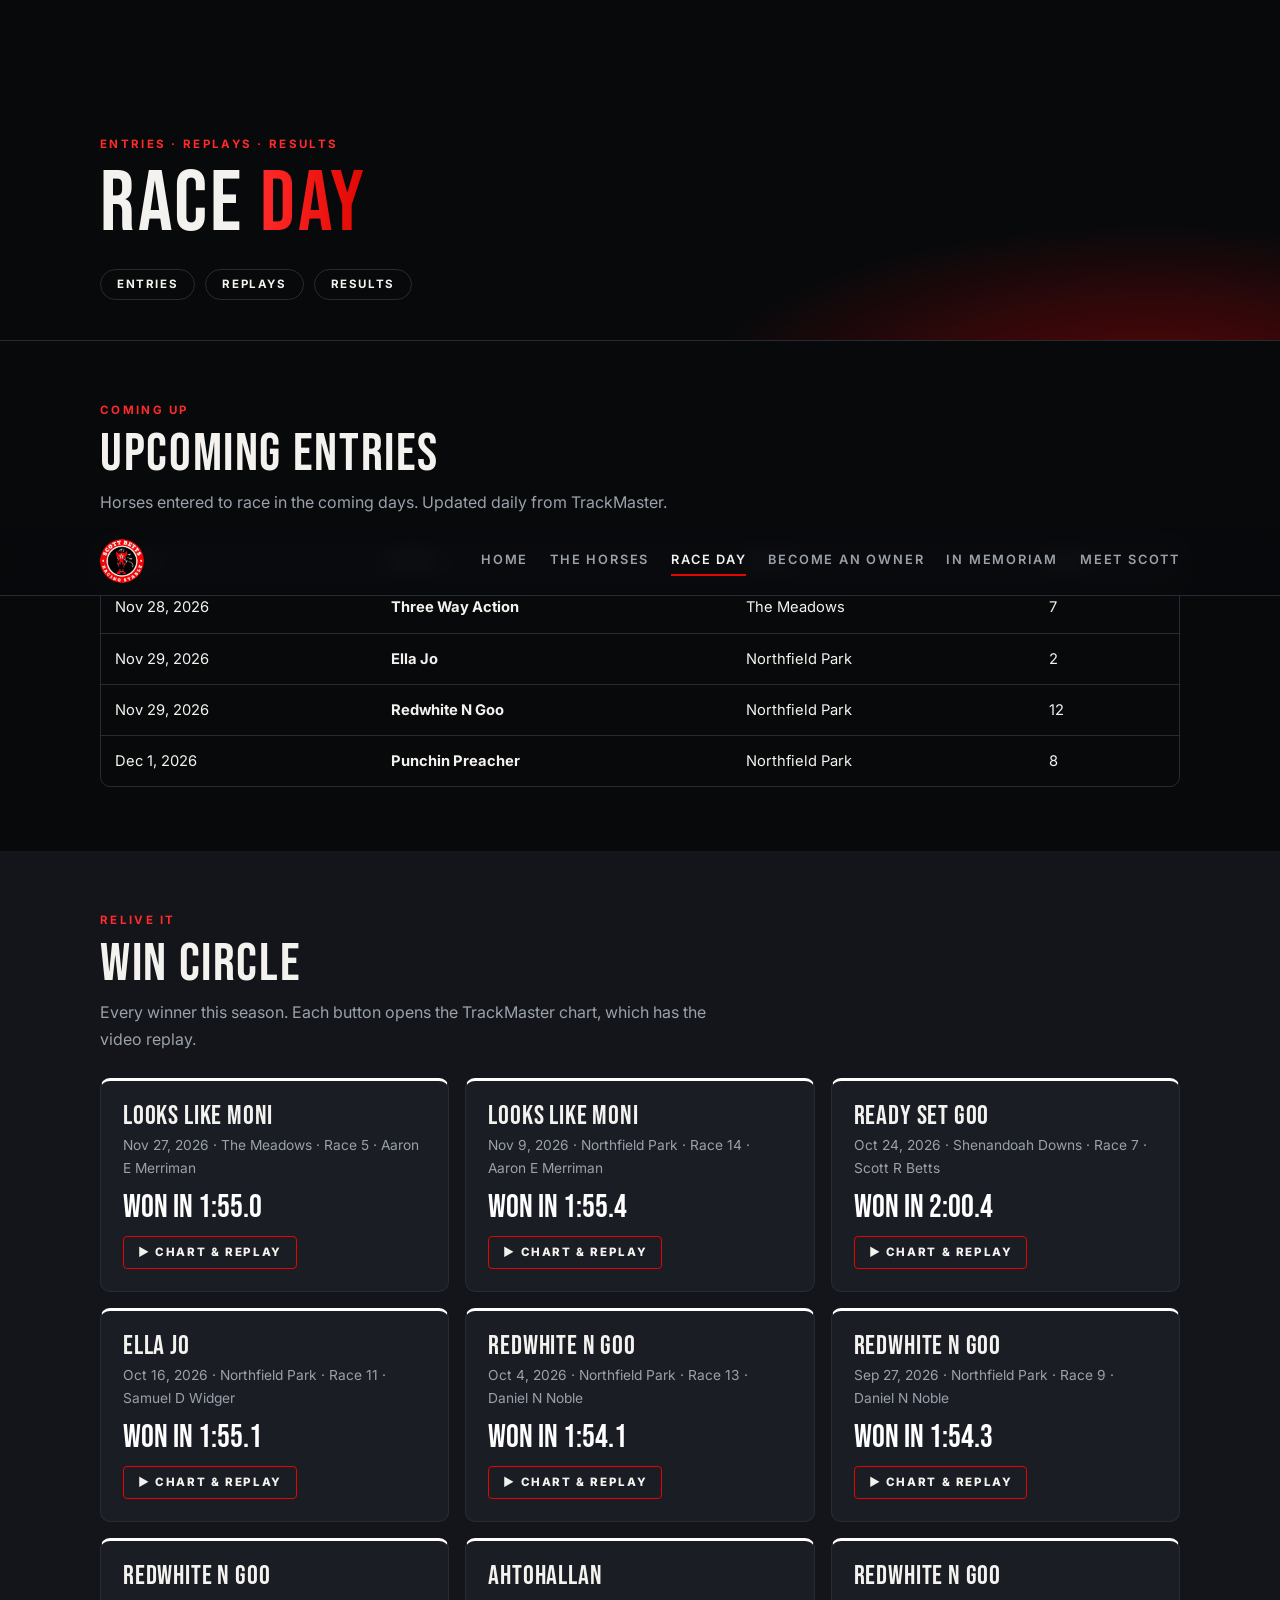
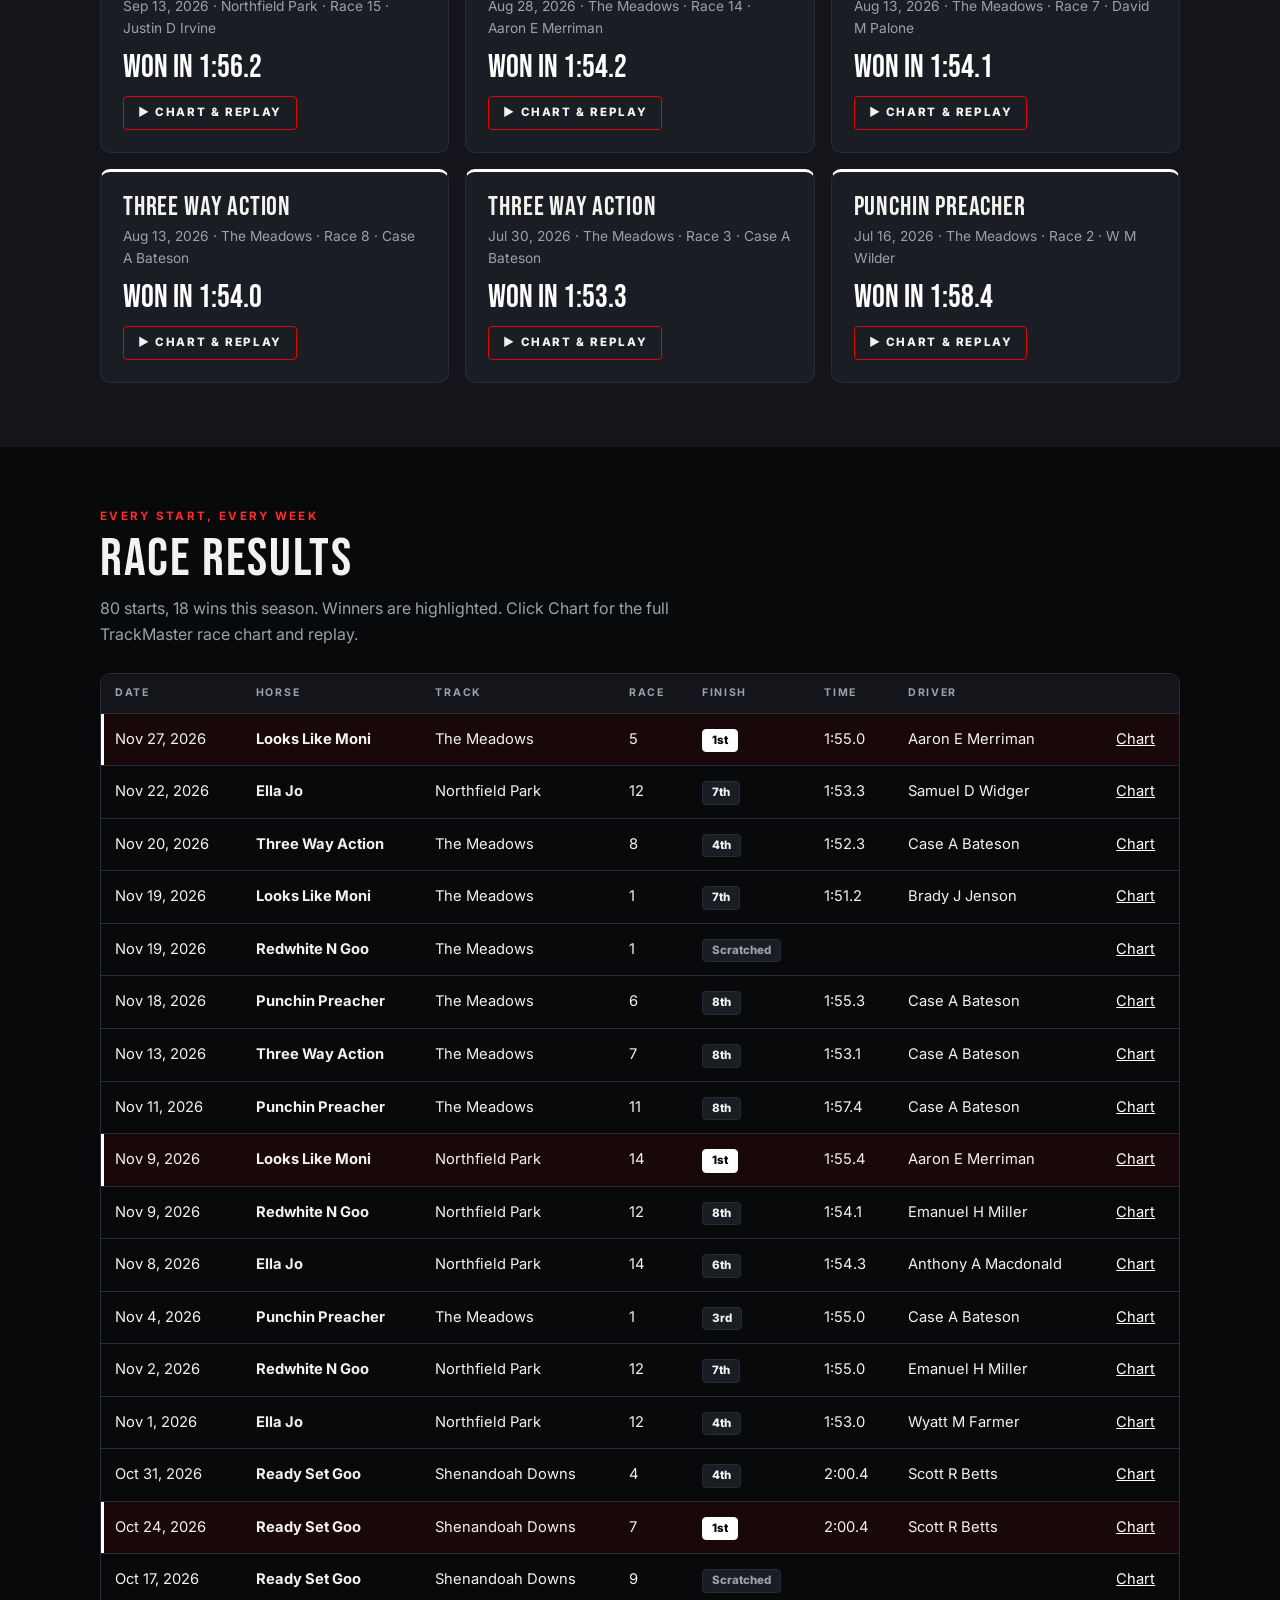
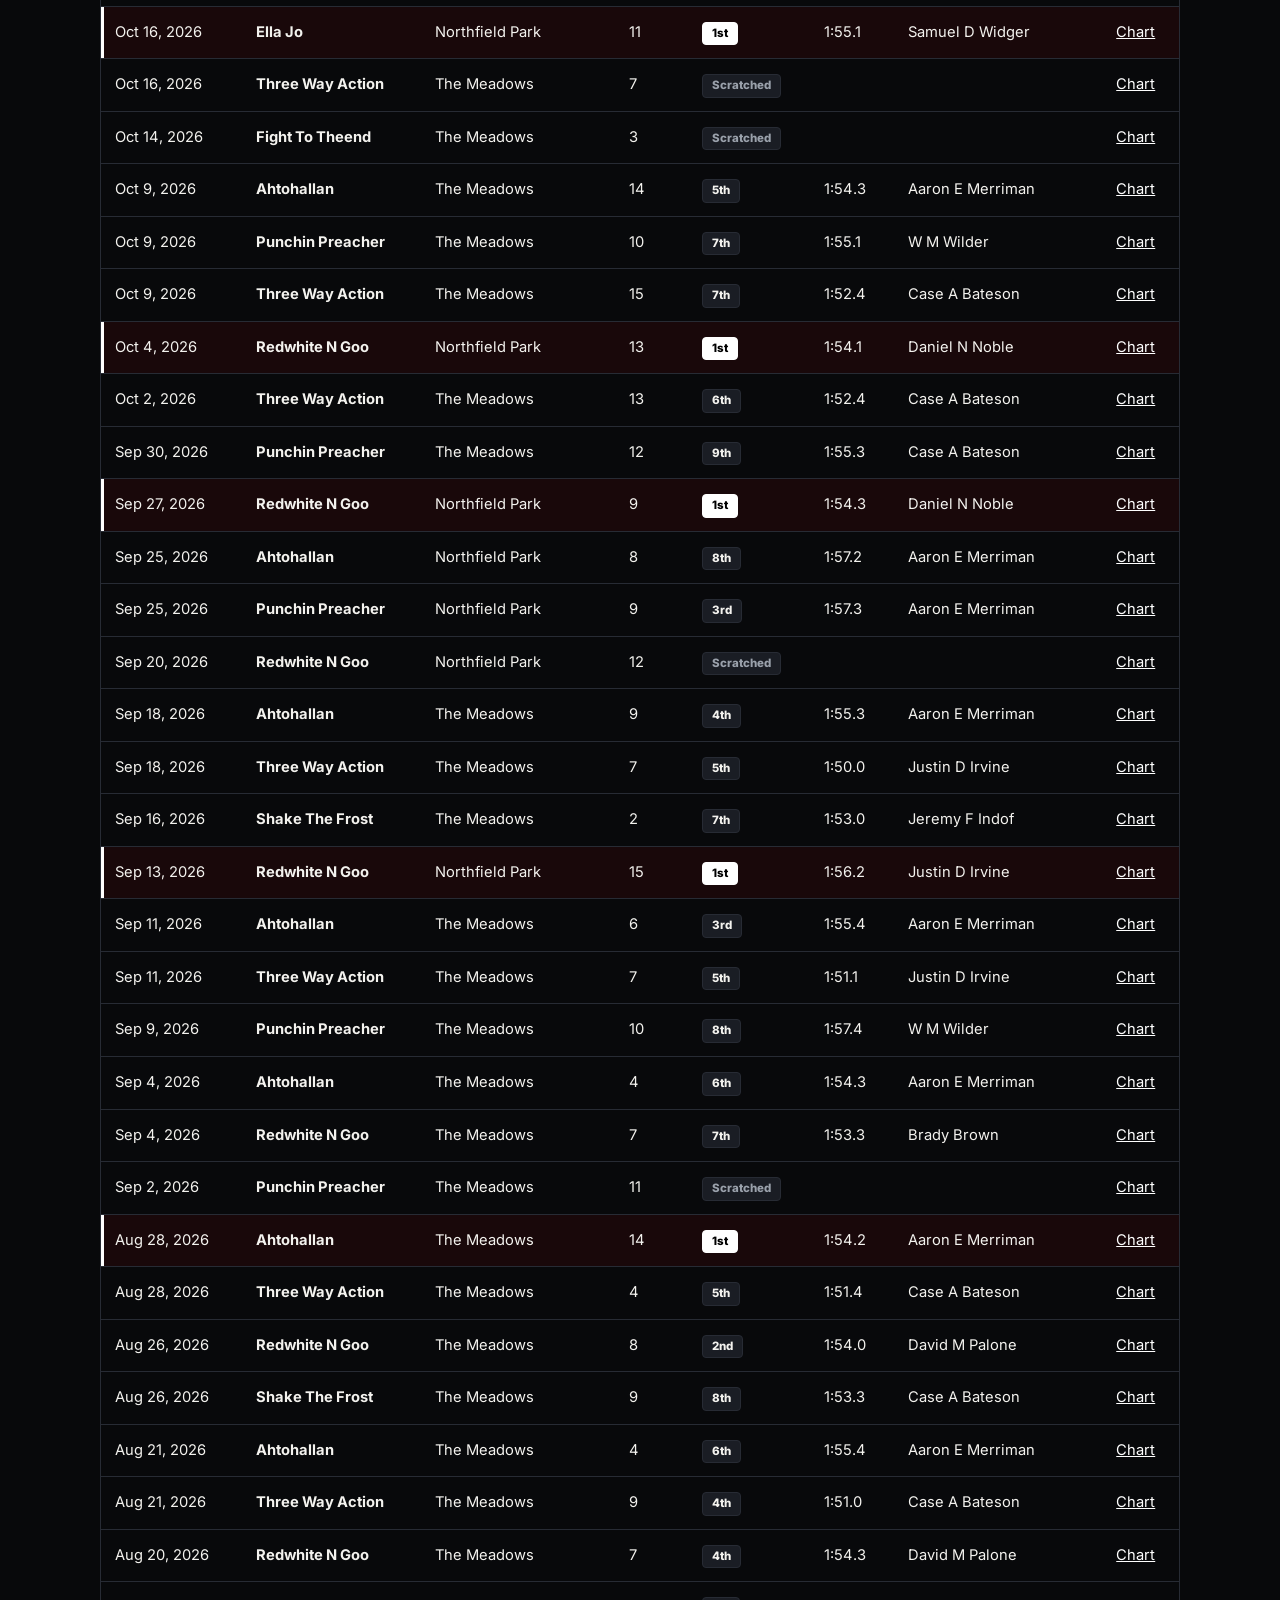
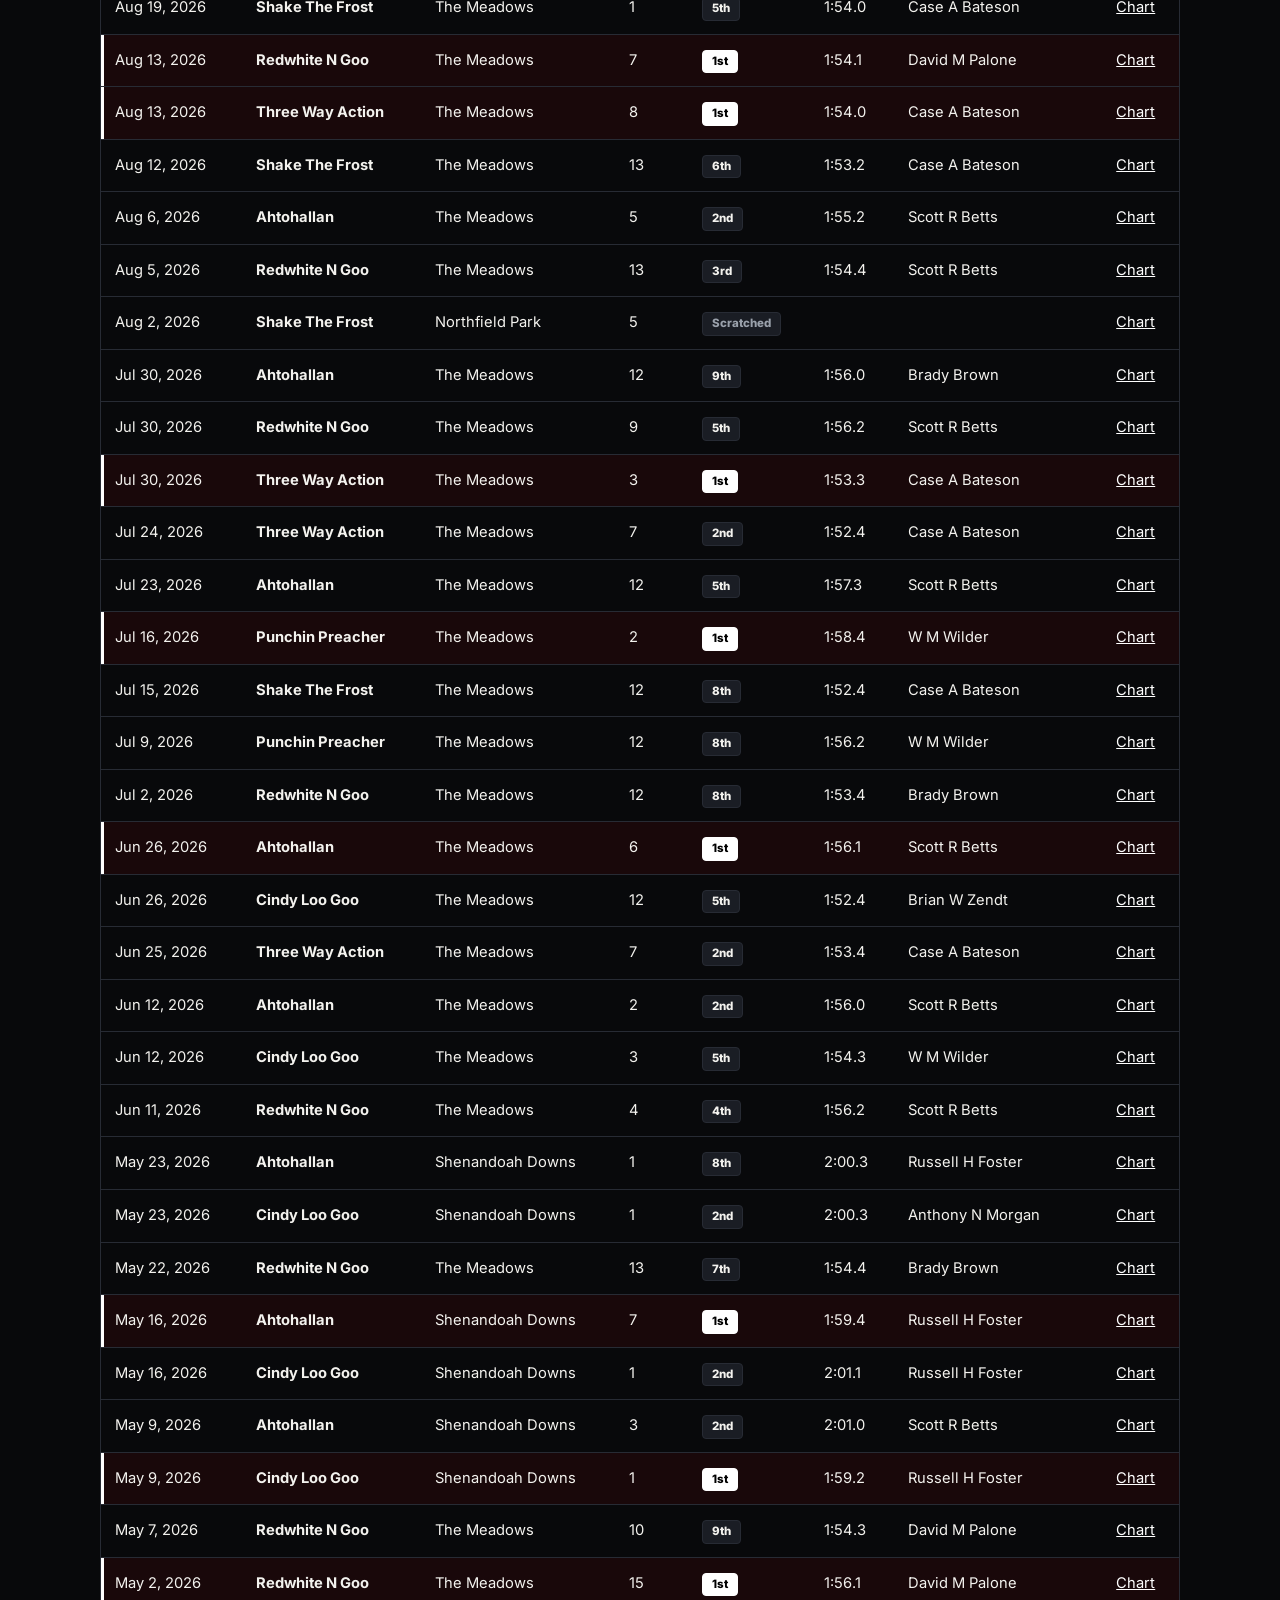
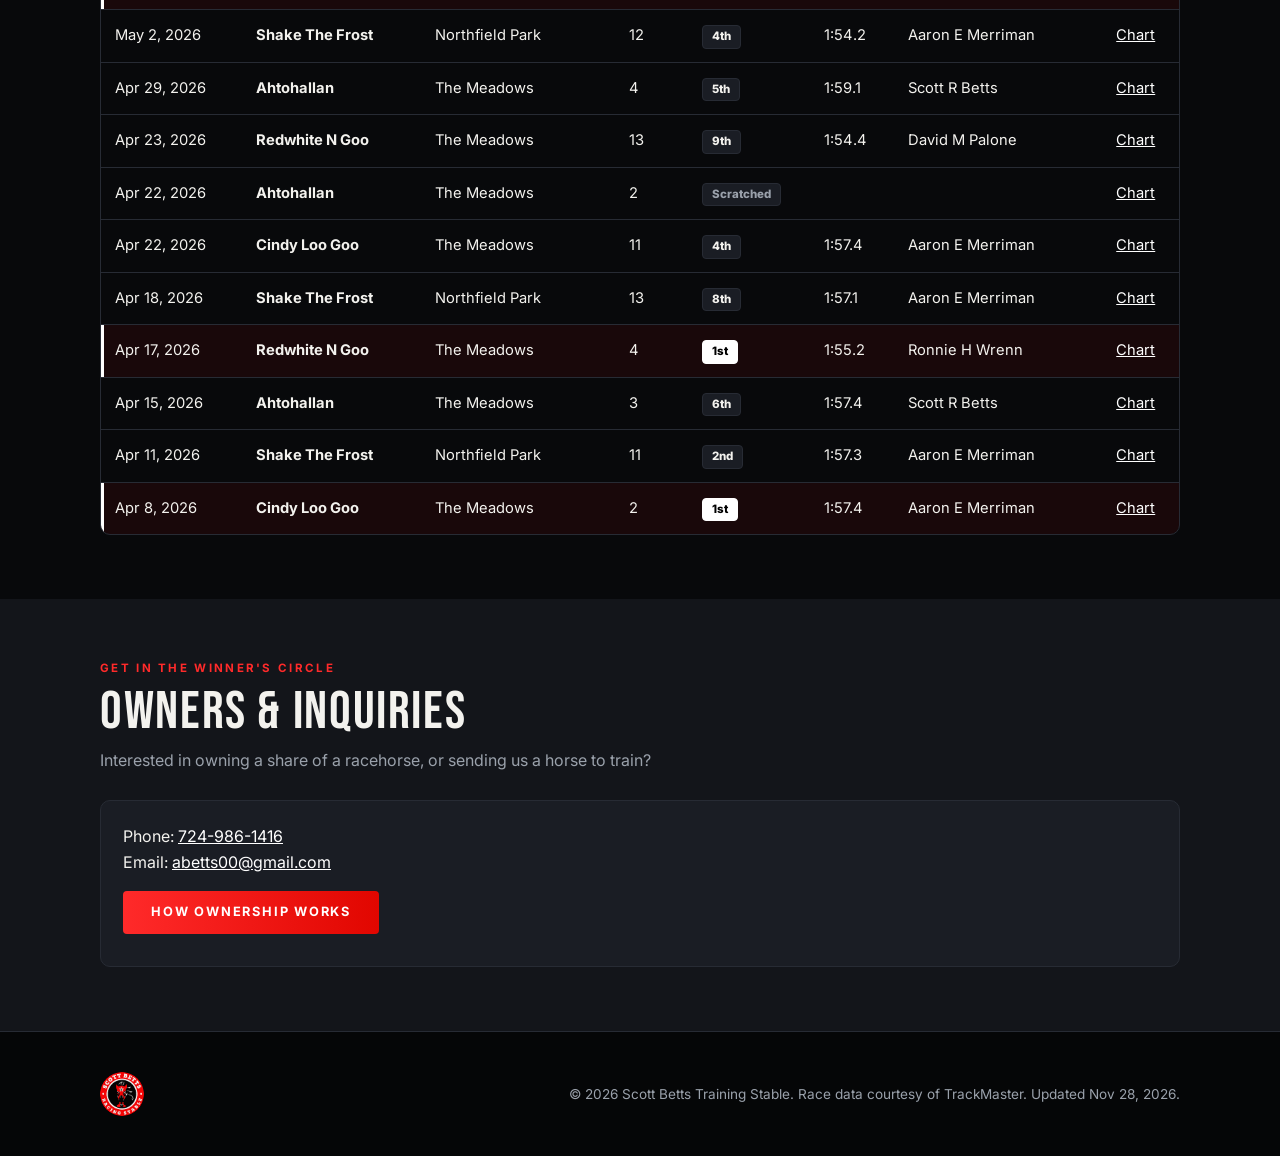
<file: replays.html>
<!doctype html><html lang="en"><head><meta charset="utf-8"><meta http-equiv="refresh" content="0;url=racing.html#replays"><link rel="canonical" href="racing.html"><title>Replays | Scott Betts Training Stable</title></head><body><p><a href="racing.html#replays">Replays</a></p></body></html>
</file>
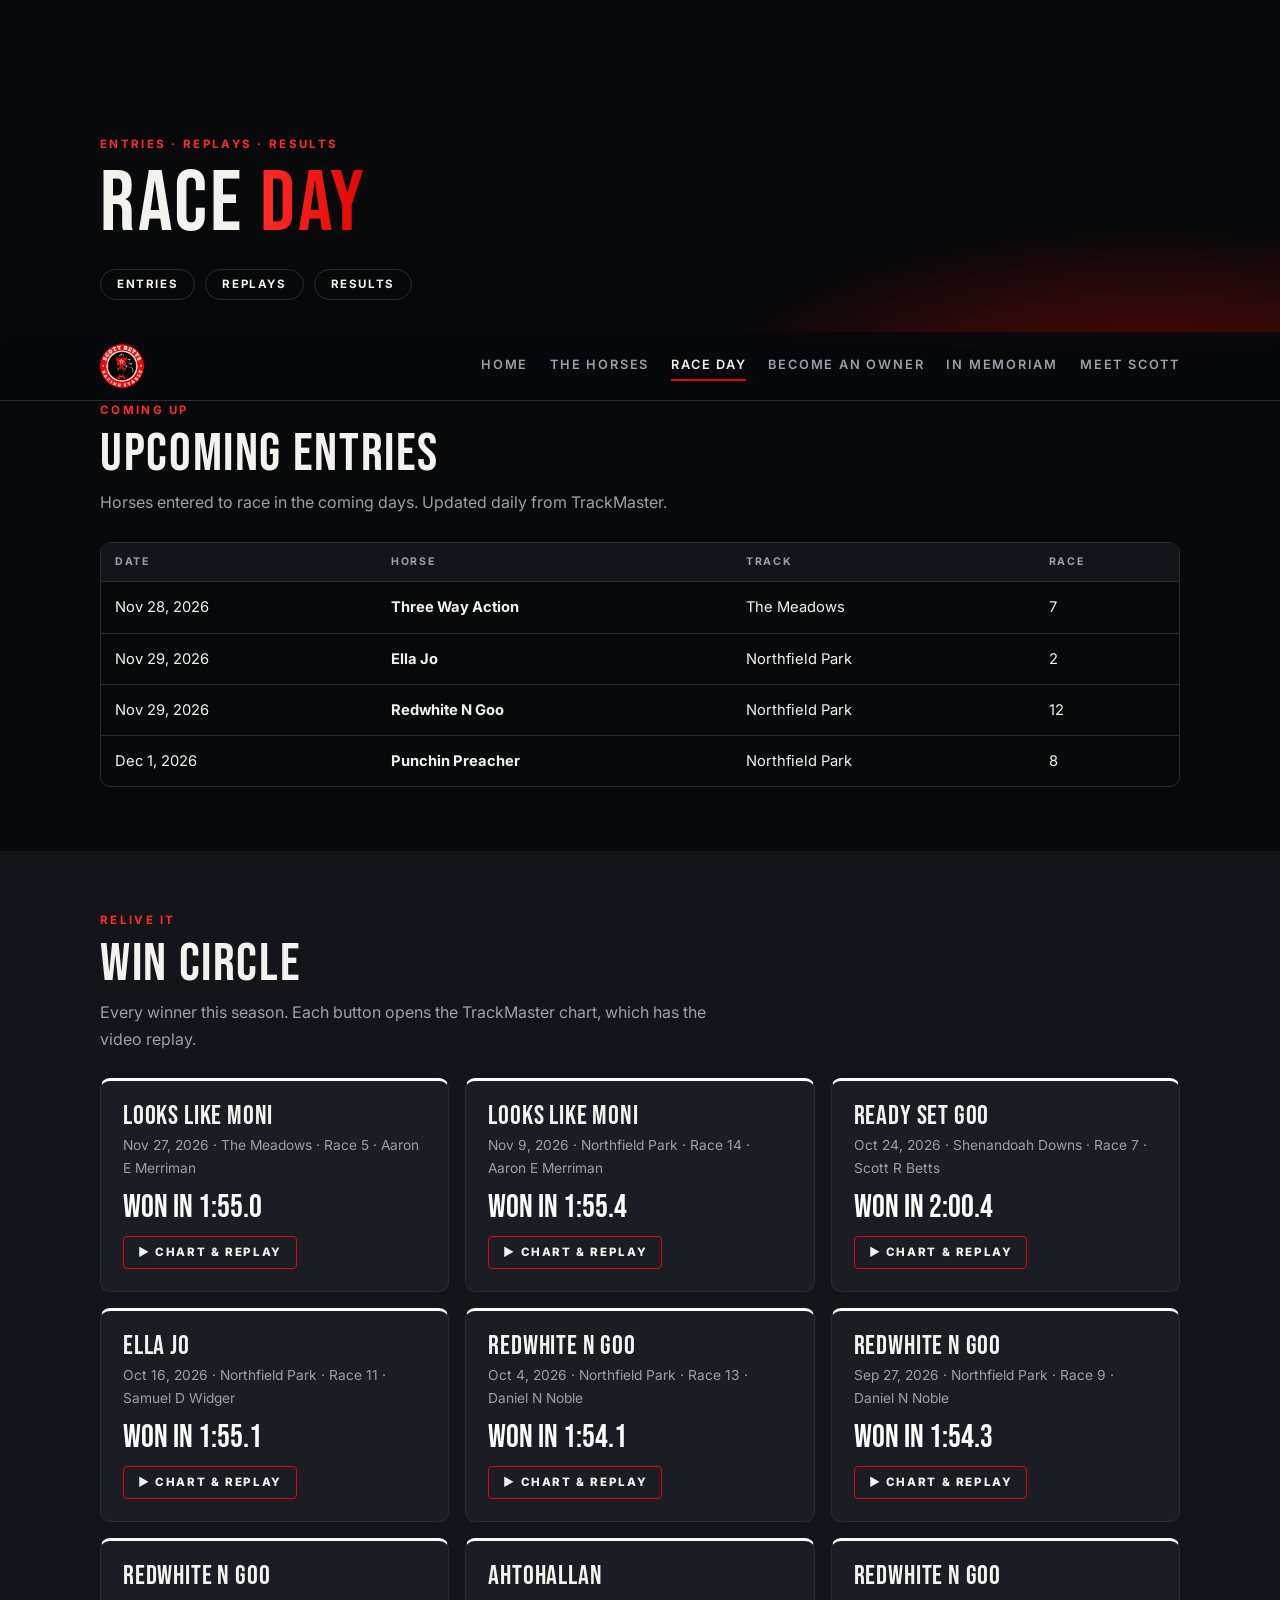
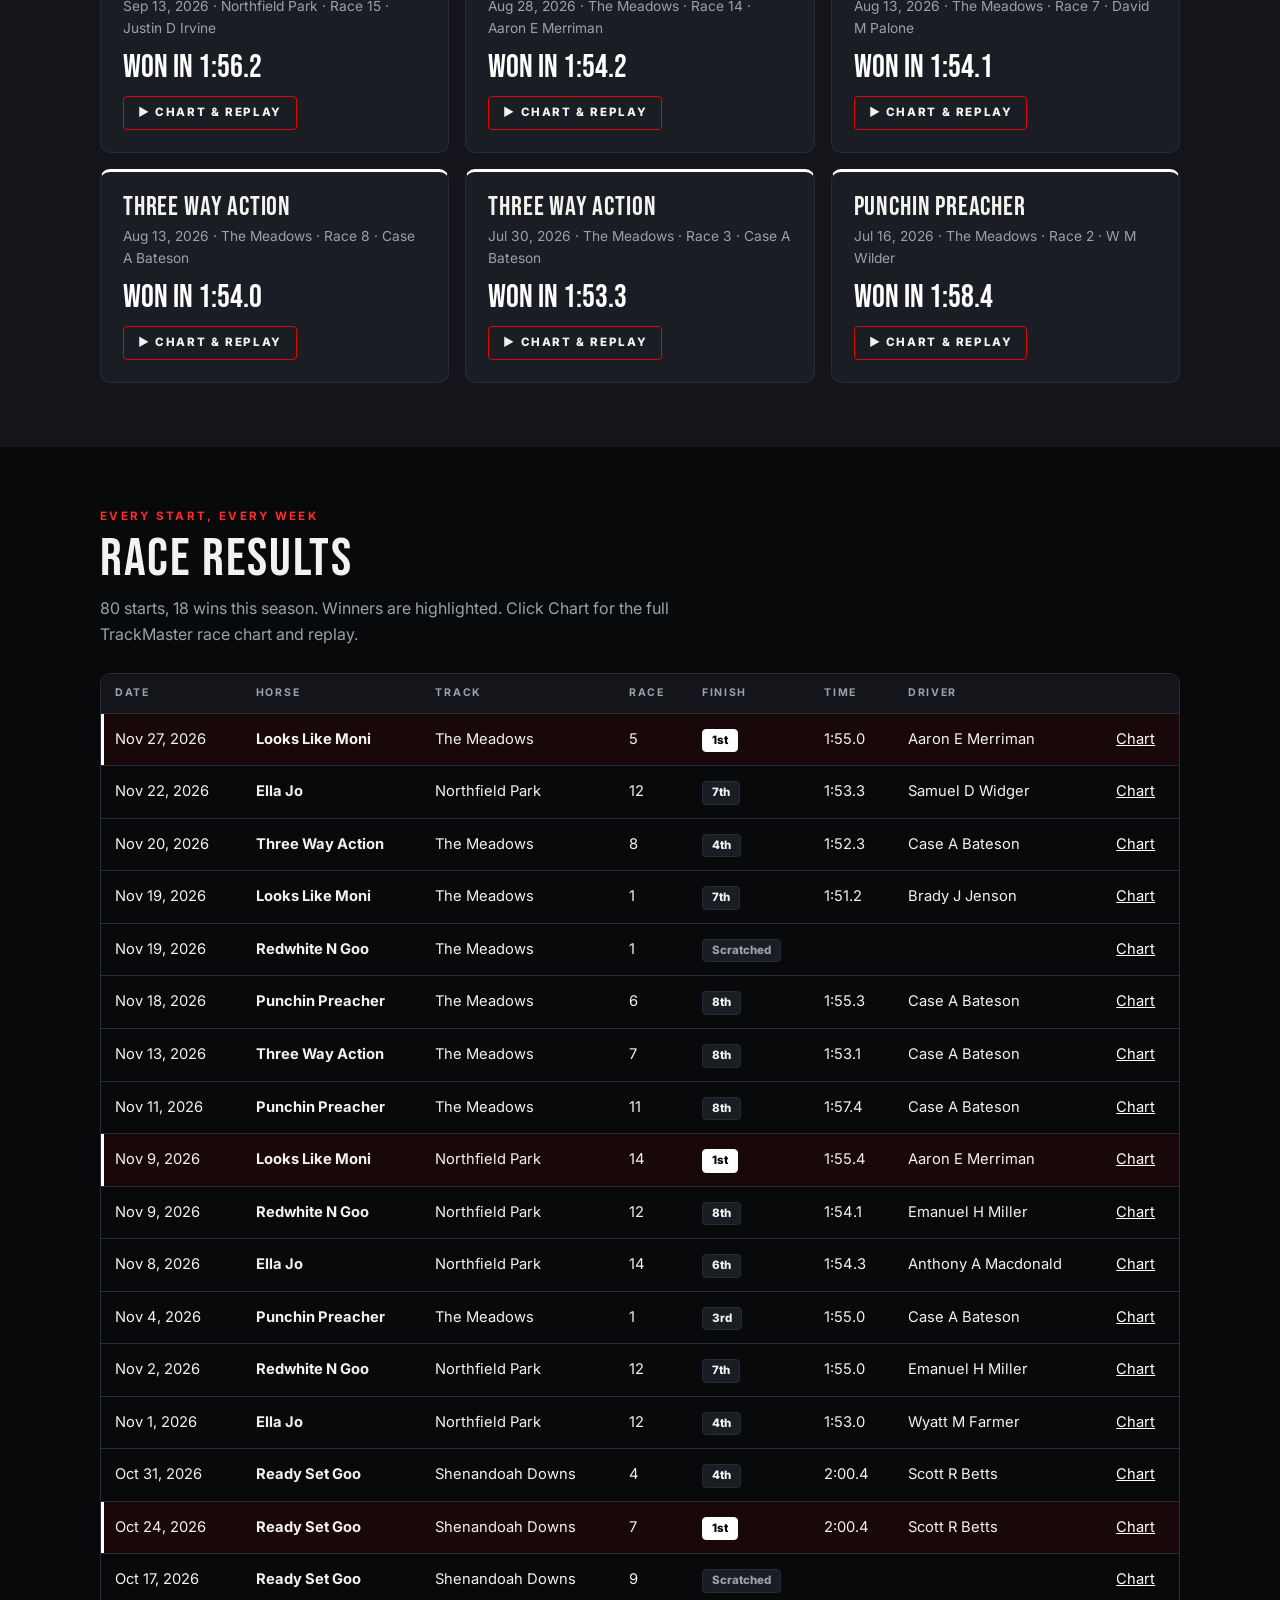
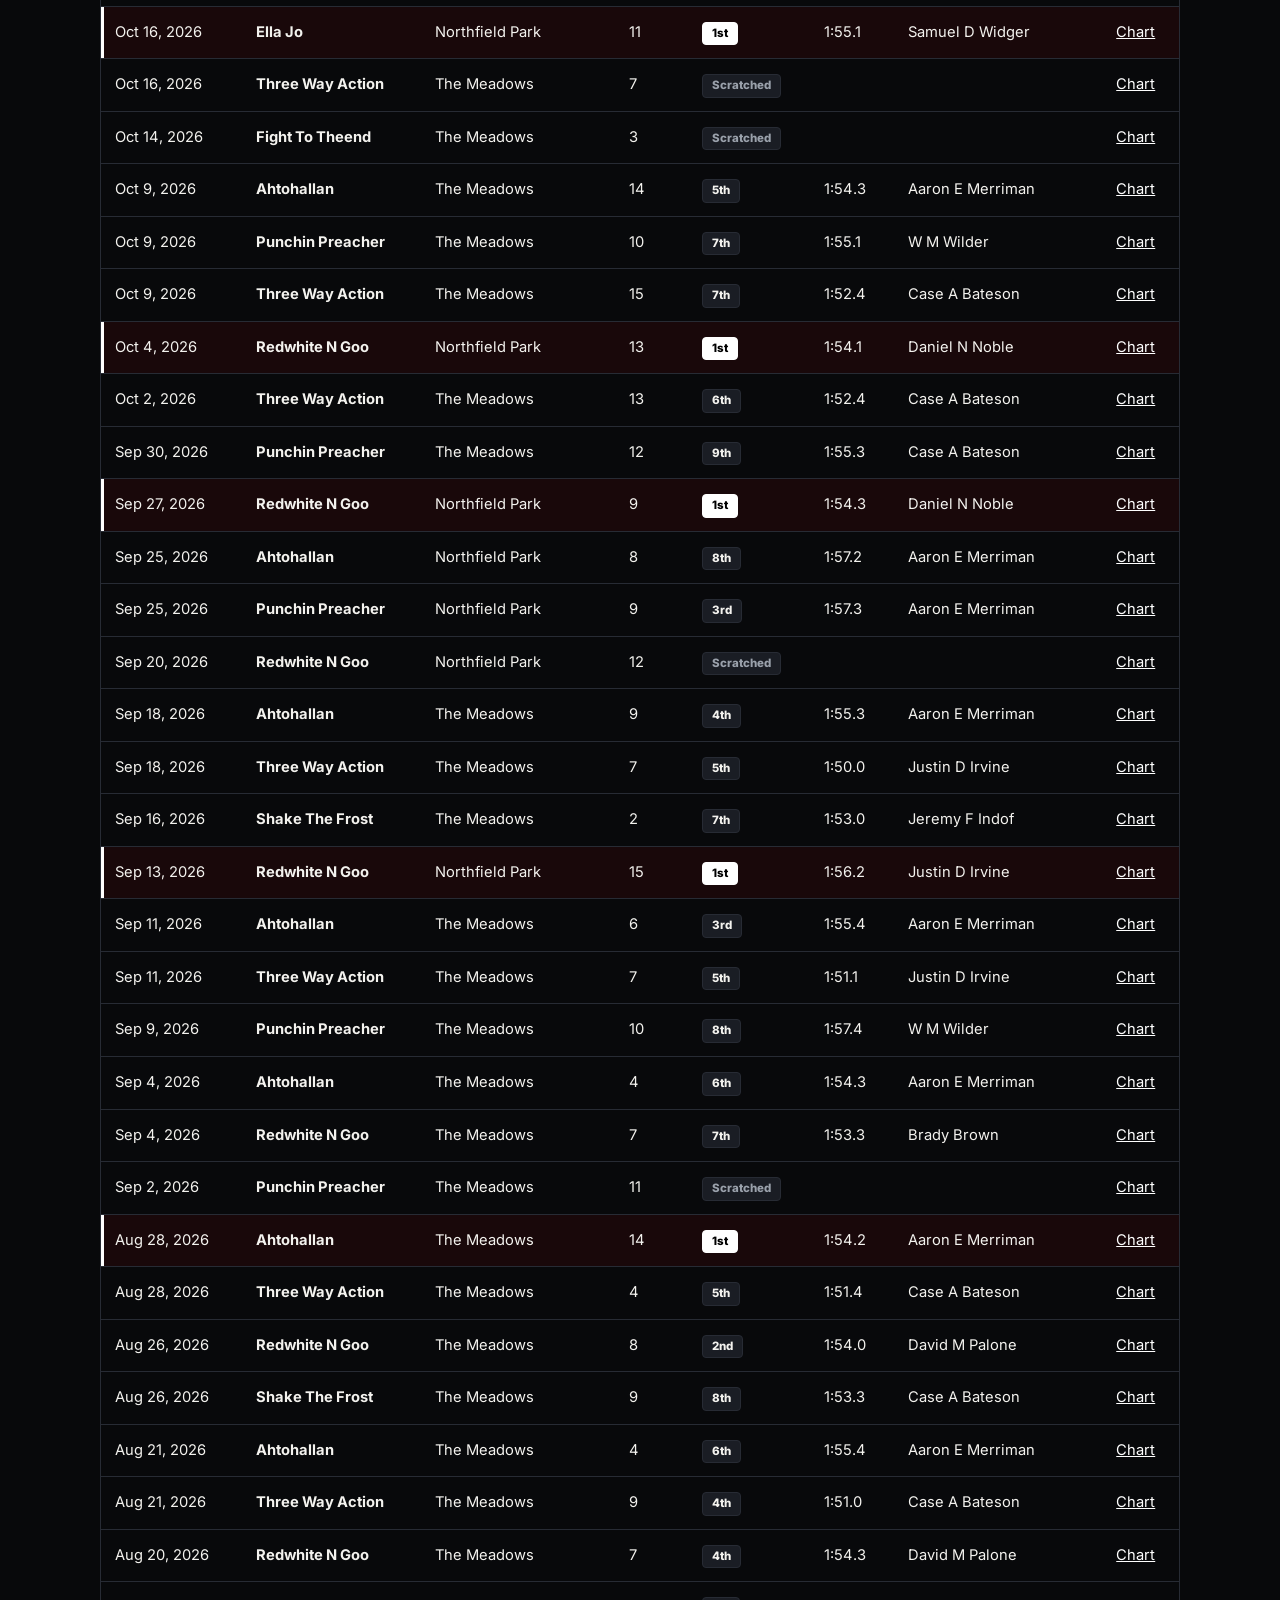
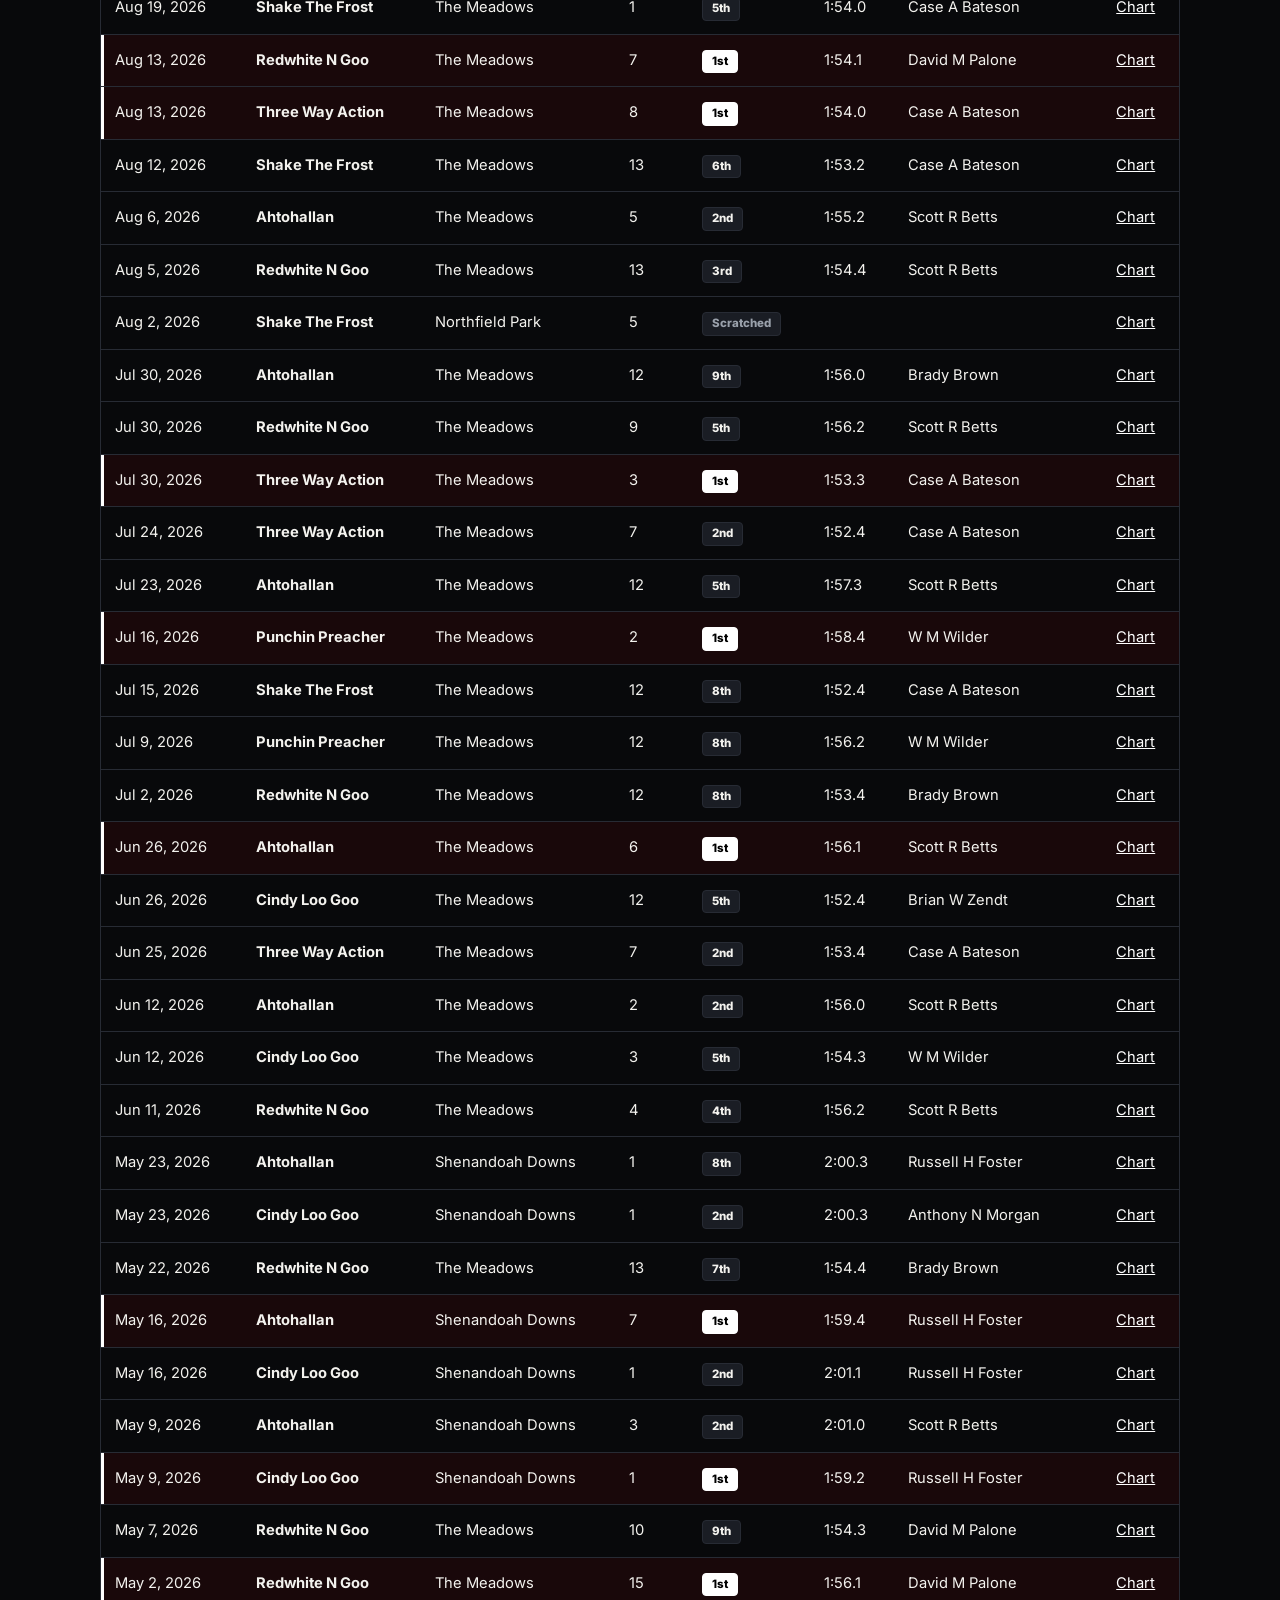
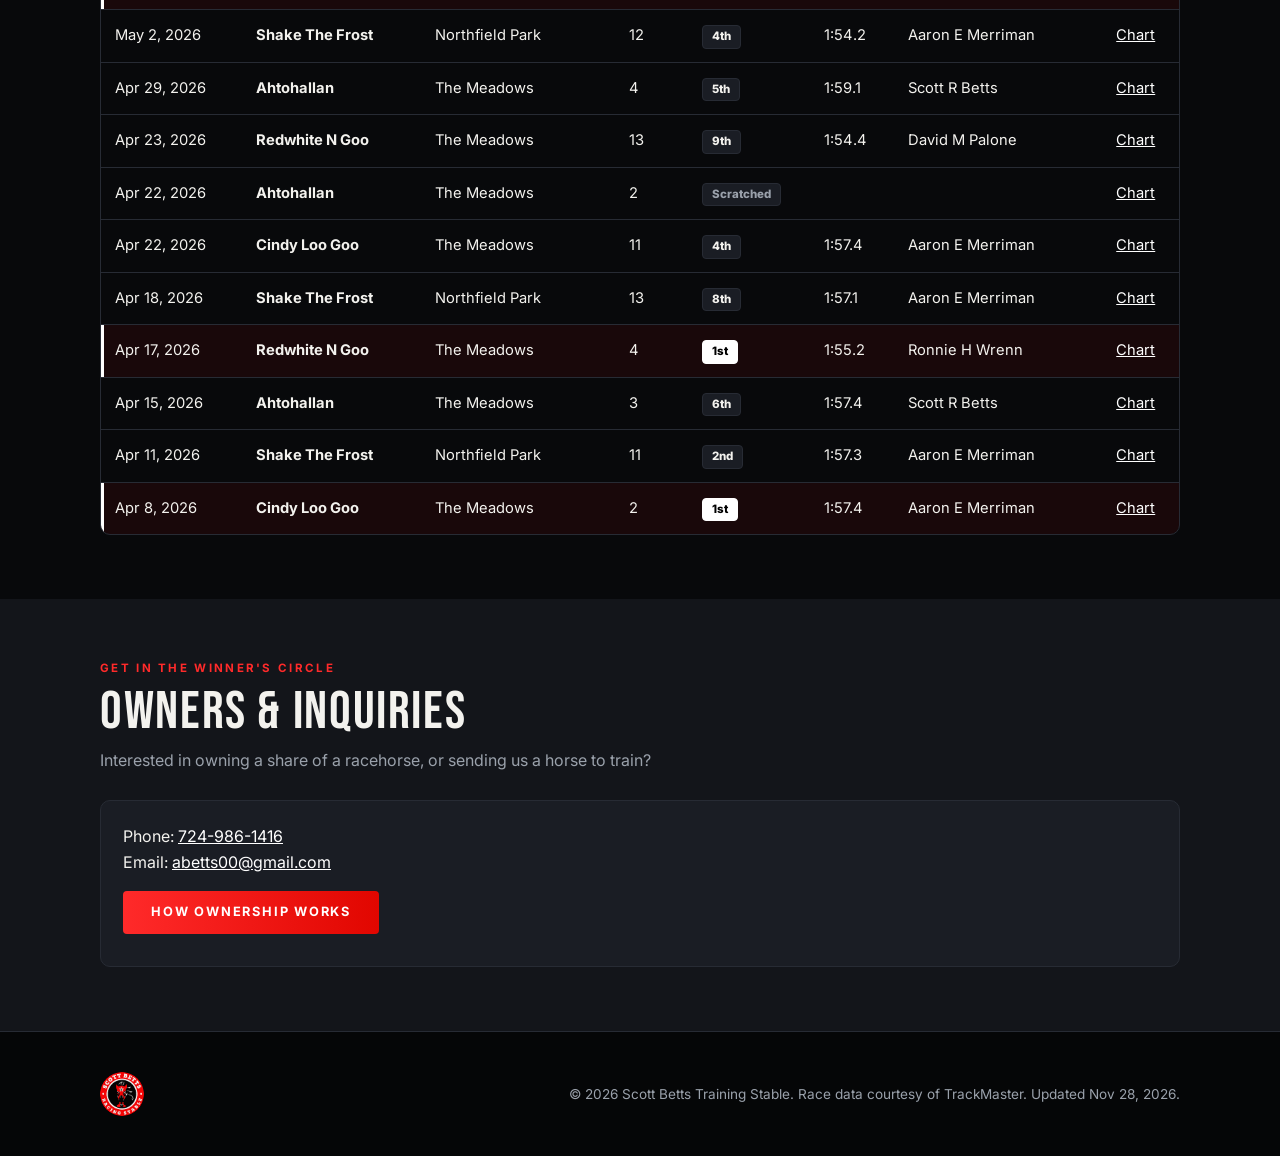
<file: results.html>
<!doctype html><html lang="en"><head><meta charset="utf-8"><meta http-equiv="refresh" content="0;url=racing.html#results"><link rel="canonical" href="racing.html"><title>Results | Scott Betts Training Stable</title></head><body><p><a href="racing.html#results">Results</a></p></body></html>
</file>
<file: style.css>
:root{--bg:#08090b;--panel:#13151a;--panel2:#1a1d24;--line:#272b34;--text:#f3f2ee;--mute:#9aa1ab;--gold:#ffffff;--flame:#e10600;--flame2:#ff2a2a}*{box-sizing:border-box}html{scroll-behavior:smooth}body{margin:0;background:var(--bg);color:var(--text);font:16px/1.65 Inter,system-ui,sans-serif;-webkit-font-smoothing:antialiased}a{color:var(--gold)}img{max-width:100%}.wrap{max-width:1120px;margin:0 auto;padding:0 20px}h1,h2,h3,.disp{font-family:'Bebas Neue',Impact,sans-serif;font-weight:400;text-transform:uppercase;letter-spacing:.03em;line-height:1}.grad{background:linear-gradient(90deg,var(--flame2),var(--flame));-webkit-background-clip:text;background-clip:text;color:transparent}header.site{position:sticky;top:0;z-index:50;background:rgba(8,9,11,.82);backdrop-filter:blur(10px);border-bottom:1px solid var(--line)}header.site .wrap{display:flex;flex-wrap:wrap;align-items:center;gap:10px 26px;padding:12px 20px}.brand{display:flex;align-items:center;gap:10px;text-decoration:none;color:var(--text);font:400 1.7rem/1 'Bebas Neue',Impact,sans-serif;letter-spacing:.05em;text-transform:uppercase}.brand img{height:44px;width:auto;display:block}.brand b{color:var(--flame2);font-weight:400}nav{display:flex;flex-wrap:wrap;gap:4px 22px;margin-left:auto}nav a{color:var(--mute);text-decoration:none;font:600 .8rem/1 Inter,sans-serif;letter-spacing:.14em;text-transform:uppercase;padding:8px 0;border-bottom:2px solid transparent}nav a:hover,nav a.on{color:var(--text);border-color:var(--flame)}.soc{display:flex;gap:10px}.soc a{display:grid;place-items:center;width:34px;height:34px;border:1px solid var(--line);border-radius:50%;color:var(--text);transition:.2s}.soc a:hover{background:var(--flame);border-color:var(--flame);transform:translateY(-2px)}.soc svg{width:16px;height:16px;fill:currentColor}.hero{position:relative;overflow:hidden;padding:96px 0 84px;background:radial-gradient(900px 420px at 85% 105%,rgba(254,0,2,.45),transparent 65%),radial-gradient(600px 300px at 0% 0%,rgba(254,0,2,.12),transparent 70%),var(--bg)}.hero:before{content:'';position:absolute;inset:0;background:repeating-linear-gradient(115deg,transparent 0 46px,rgba(255,255,255,.035) 46px 48px);pointer-events:none}.hero .wrap{position:relative}.badge{display:inline-block;border:1px solid var(--gold);color:var(--gold);padding:7px 14px;border-radius:99px;font:700 .72rem/1 Inter,sans-serif;letter-spacing:.18em;text-transform:uppercase;margin-bottom:22px}.hero h1{font-size:clamp(3.4rem,11vw,8.2rem);margin:0 0 16px}.hero p.tag{font-size:clamp(1.05rem,2.2vw,1.35rem);color:#d6d4cd;max-width:640px;margin:0 0 30px}.btn{display:inline-block;background:linear-gradient(90deg,var(--flame2),var(--flame));color:#fff;padding:15px 28px;border-radius:4px;text-decoration:none;font:700 .8rem/1 Inter,sans-serif;letter-spacing:.14em;text-transform:uppercase;margin:0 10px 10px 0;transition:.2s}.btn:hover{transform:translateY(-2px);box-shadow:0 8px 28px rgba(254,0,2,.4)}.btn.alt{background:transparent;border:1.5px solid var(--text);color:var(--text)}.btn.alt:hover{box-shadow:none;background:var(--text);color:var(--bg)}.stats{background:var(--panel);border-top:1px solid var(--line);border-bottom:1px solid var(--line)}.stats .wrap{display:grid;grid-template-columns:repeat(2,1fr)}@media(min-width:720px){.stats .wrap{grid-template-columns:repeat(4,1fr)}}.stat{padding:28px 10px;text-align:center;border-left:1px solid var(--line)}.stat:first-child{border-left:0}.stat b{display:block;font:400 3.2rem/1 'Bebas Neue',Impact,sans-serif;color:var(--gold)}.stat span{font:600 .7rem/1 Inter,sans-serif;letter-spacing:.18em;text-transform:uppercase;color:var(--mute)}section{padding:64px 0}section.alt{background:var(--panel)}.eyebrow{font:700 .72rem/1 Inter,sans-serif;letter-spacing:.2em;text-transform:uppercase;color:var(--flame2);margin-bottom:10px}section h2{font-size:clamp(2.2rem,5vw,3.4rem);margin:0 0 8px}.sub{color:var(--mute);margin:0 0 26px;max-width:640px}.card{background:var(--panel);border:1px solid var(--line);border-radius:10px;padding:22px}section.alt .card{background:var(--panel2)}.scroll{overflow-x:auto;border:1px solid var(--line);border-radius:10px}table{width:100%;border-collapse:collapse;font-size:.92rem;min-width:640px}th{font:700 .66rem/1 Inter,sans-serif;letter-spacing:.16em;text-transform:uppercase;color:var(--mute);text-align:left;padding:14px 14px;background:var(--panel);border-bottom:1px solid var(--line)}td{padding:13px 14px;border-bottom:1px solid var(--line);vertical-align:top}tr:last-child td{border-bottom:0}tr.win td{background:rgba(254,0,2,.07)}tr.win td:first-child{box-shadow:inset 3px 0 0 var(--gold)}.pill{display:inline-block;font:800 .72rem/1 Inter,sans-serif;padding:5px 9px;border-radius:4px;background:var(--panel2);border:1px solid var(--line);color:var(--text)}.pill.w{background:var(--gold);border-color:var(--gold);color:#000}.pill.x{color:var(--mute)}.cols{display:grid;gap:34px;grid-template-columns:1fr}@media(min-width:900px){.cols{grid-template-columns:2fr 1fr}}.grid{display:grid;gap:18px;grid-template-columns:repeat(auto-fill,minmax(290px,1fr))}.horse{position:relative;overflow:hidden;transition:.2s}.horse:hover{transform:translateY(-3px);border-color:var(--flame)}.horse h3{margin:0 0 4px;font-size:2rem}.horse .pedi{color:var(--mute);font-size:.88rem;margin-bottom:14px}.rec{display:flex;gap:18px;flex-wrap:wrap;margin:10px 0}.rec div{min-width:46px}.rec b{display:block;font:400 1.9rem/1 'Bebas Neue',Impact,sans-serif;color:var(--text)}.rec span{font:700 .62rem/1 Inter,sans-serif;letter-spacing:.14em;text-transform:uppercase;color:var(--mute)}.last{font-size:.86rem;color:var(--mute);border-top:1px solid var(--line);padding-top:12px;margin-top:12px}.new{display:inline-block;background:var(--flame);color:#fff;font:800 .62rem/1 Inter,sans-serif;letter-spacing:.14em;text-transform:uppercase;padding:5px 8px;border-radius:3px;margin-bottom:10px}.about{display:grid;gap:30px;grid-template-columns:1fr;align-items:center}@media(min-width:820px){.about{grid-template-columns:1fr 1.4fr}}.photo{aspect-ratio:4/5;border-radius:12px;border:1px solid var(--line);background:radial-gradient(circle at 70% 90%,rgba(254,0,2,.5),transparent 60%),var(--panel2);display:grid;place-items:center;font:400 7rem/1 'Bebas Neue',Impact,sans-serif;color:rgba(255,255,255,.14);overflow:hidden}.photo img{width:100%;height:100%;object-fit:cover}.story p{color:#d6d4cd;font-size:1.04rem}.vids{display:grid;gap:18px;grid-template-columns:repeat(auto-fill,minmax(320px,1fr))}.vid{aspect-ratio:16/9;border:0;width:100%;border-radius:10px;background:#000}.wins{display:grid;gap:16px;grid-template-columns:repeat(auto-fill,minmax(260px,1fr))}.win-card{border-top:3px solid var(--gold)}.win-card h3{font-size:1.7rem;margin:0 0 4px}.win-card .m{color:var(--mute);font-size:.86rem;margin-bottom:12px}.win-card .t{font:400 2rem/1 'Bebas Neue',Impact,sans-serif;color:var(--gold)}.play{display:inline-block;margin-top:12px;font:800 .72rem/1 Inter,sans-serif;letter-spacing:.14em;text-transform:uppercase;text-decoration:none;color:var(--text);border:1px solid var(--flame);padding:10px 14px;border-radius:4px}.play:hover{background:var(--flame)}.page-head{padding:70px 0 40px;background:radial-gradient(700px 260px at 90% 120%,rgba(254,0,2,.35),transparent 65%),var(--bg);border-bottom:1px solid var(--line)}.page-head h1{font-size:clamp(3rem,8vw,5.4rem);margin:0}.note{font-size:.88rem;color:var(--mute)}footer{border-top:1px solid var(--line);background:#050607;padding:40px 0;color:var(--mute);font-size:.85rem}footer .wrap{display:flex;flex-wrap:wrap;gap:16px 30px;align-items:center;justify-content:space-between}footer .brand{font-size:1.4rem}.page-head.memorial{text-align:center;background:radial-gradient(700px 260px at 50% 130%,rgba(254,0,2,.28),transparent 65%),var(--bg)}.brand img{border-radius:50%}.sf{position:relative;padding:7px;margin-bottom:14px;border-radius:13px}.sf>img,.sf>video,.sf>.sf-ph{position:relative;z-index:1}.sf svg{position:absolute;inset:3.5px;width:calc(100% - 7px);height:calc(100% - 7px);overflow:visible;pointer-events:none;z-index:2}.sf rect{x:0;y:0;width:100%;height:100%;rx:10px;fill:none;stroke-width:7}.sf-track{stroke:var(--line)}.sf-fill{stroke:var(--flame2);stroke-dasharray:var(--p) 100;stroke-linecap:round;filter:drop-shadow(0 0 6px rgba(255,42,42,.55))}.sf.sold .sf-fill{display:none}.sf-tag{position:absolute;z-index:3;top:16px;right:16px;background:var(--flame);color:#fff;text-decoration:none;font:800 .66rem/1 Inter,sans-serif;letter-spacing:.14em;text-transform:uppercase;padding:7px 10px;border-radius:3px;box-shadow:0 4px 14px rgba(0,0,0,.45)}.sf-tag:hover{background:var(--flame2)}.sf.sold .sf-tag{background:var(--panel2);color:var(--mute);border:1px solid var(--line)}.sf-ph{aspect-ratio:4/3;border-radius:8px;display:grid;place-items:center;background:radial-gradient(circle at 70% 90%,rgba(254,0,2,.45),transparent 60%),var(--panel2);font:400 4.6rem/1 'Bebas Neue',Impact,sans-serif;color:rgba(255,255,255,.18)}.sf-legend{display:flex;gap:14px;align-items:center;background:var(--panel);border:1px solid var(--line);border-radius:10px;padding:14px 18px;margin:-8px 0 24px;font-size:.92rem;color:#d6d4cd;max-width:760px}.sf-key{flex:none;width:34px;height:34px;border-radius:7px;background:conic-gradient(var(--flame2) 0 40%,var(--line) 0);-webkit-mask:linear-gradient(#000 0 0) content-box,linear-gradient(#000 0 0);-webkit-mask-composite:xor;mask-composite:exclude;padding:5px}
</file>
